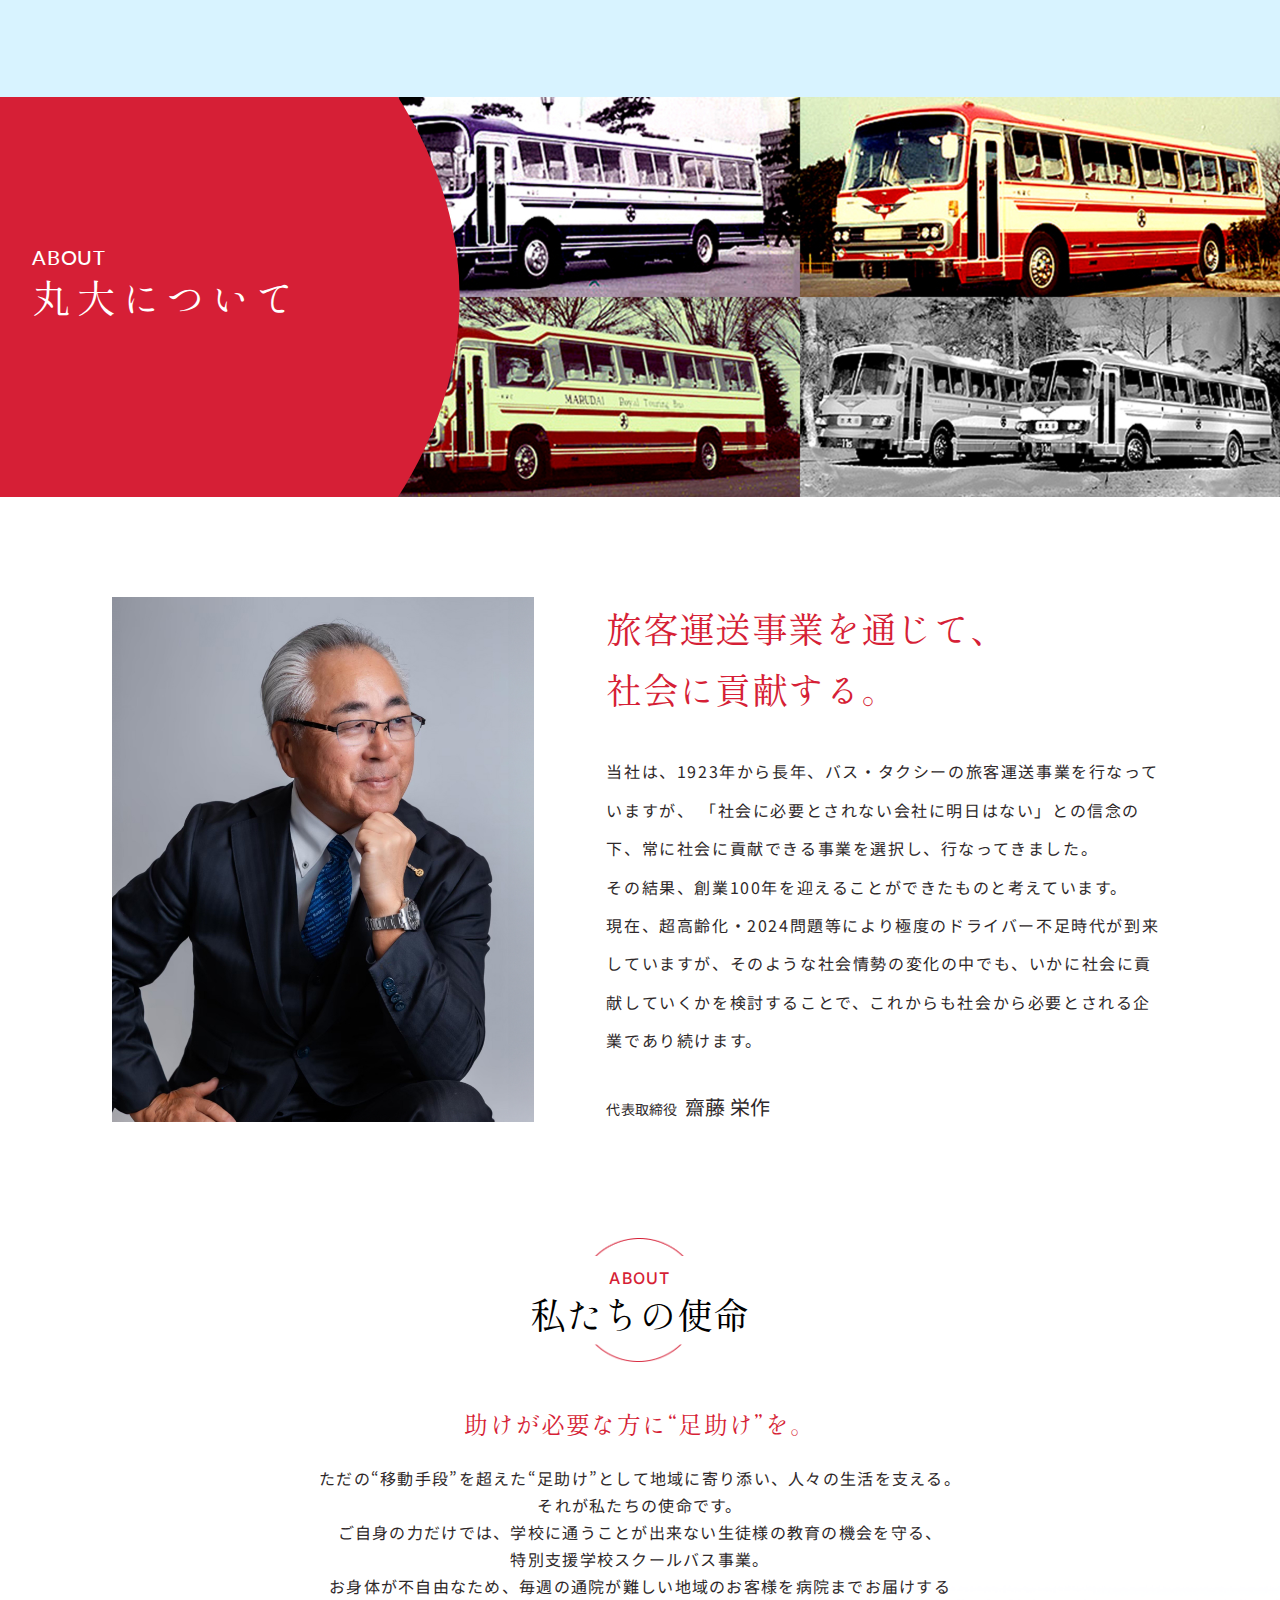
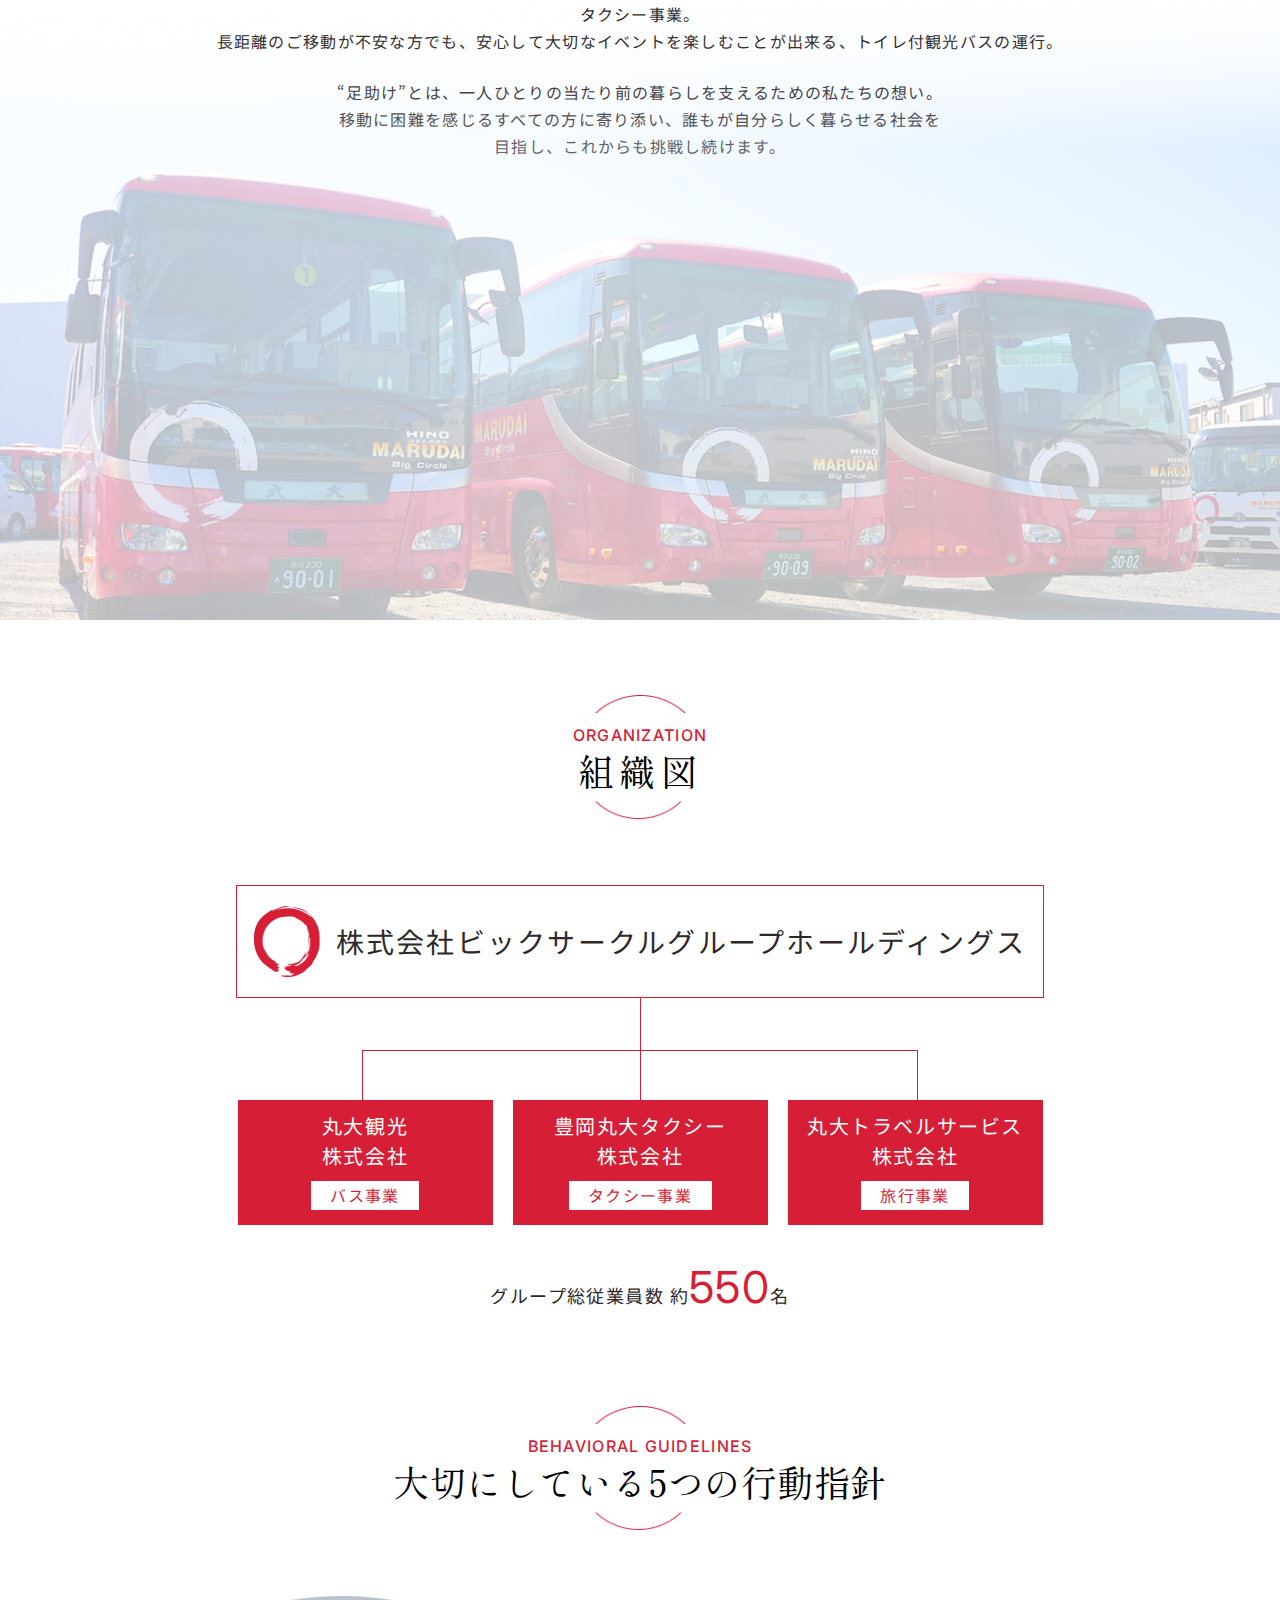
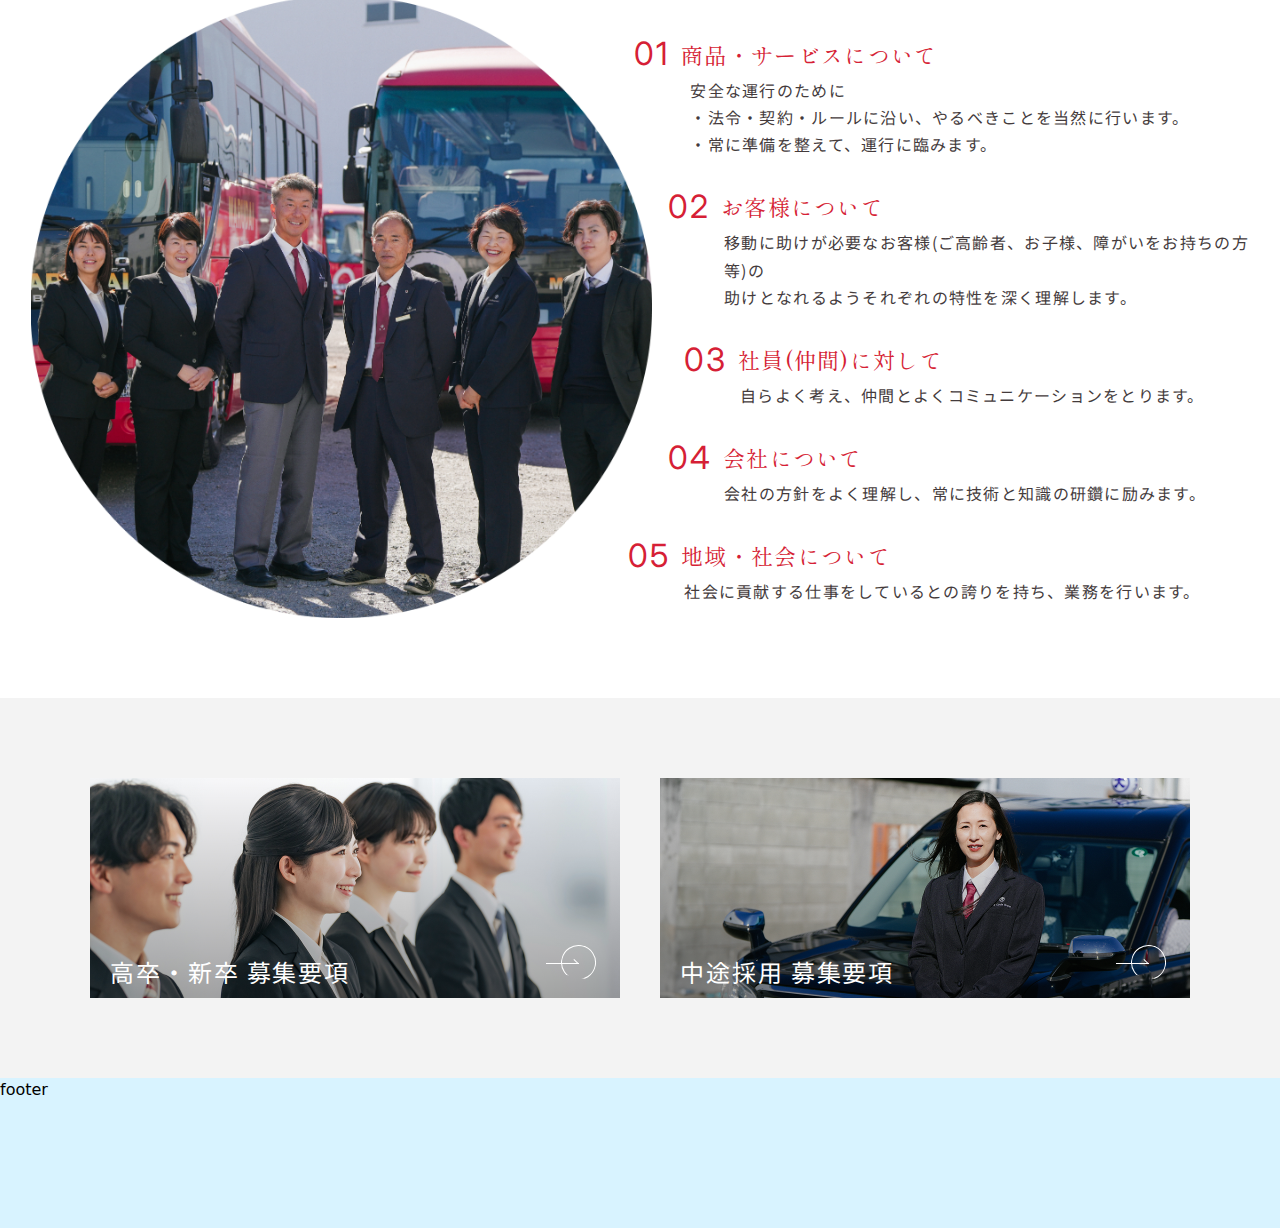
<file: about-us.html>
<!DOCTYPE html>
<html lang="ja">
  <head>
    <meta charset="UTF-8" />
    <meta name="viewport" content="width=device-width, initial-scale=1.0" />
    <!-- ogp -->
    <meta property="og:title" content="#" />
    <meta property="og:type" content="#" />
    <meta property="og:url" content="#" />
    <meta property="og:image" content="OGP IMAGE 絶対パス" />
    <meta property="og:site_name" content="#" />
    <meta property="og:description" content="#" />
    <!-- ファビコン -->
    <link rel="icon" href="#" />
    <!-- Google Font -->
    <link rel="preconnect" href="https://fonts.googleapis.com" />
    <link rel="preconnect" href="https://fonts.gstatic.com" crossorigin />
    <link
      href="https://fonts.googleapis.com/css2?family=Inter:ital,opsz,wght@0,14..32,100..900;1,14..32,100..900&family=Lato:ital,wght@0,100;0,300;0,400;0,700;0,900;1,100;1,300;1,400;1,700;1,900&family=Shippori+Mincho:wght@400;500;600;700;800&display=swap"
      rel="stylesheet"
    />
    <!-- CSS -->
    <link href="./css/output.css" rel="stylesheet" />
    <link href="./css/styles.css" rel="stylesheet" />
    <!-- JavaScript -->
    <title>丸大観光</title>
  </head>
  <body>
    <!-- header -->
    <header class="header js-header"></header>

    <main>
      <!-- MV -->
      <div class="layout-about-us mv relative flex items-start md:items-center">
        <div class="mv__red-bg"></div>
        <div class="absolute "></div>
        <div class="mv__inner md:w-full md:max-w-[1430px] md:pr-8 md:pl-8 md:mx-auto flex md:items-center h-full">
          <!-- タイトル -->
          <div class="z-15 absolute text-center w-full mt-7 md:translate-x-0  md:-mt-[29px] md:text-left ">
            <p class="mv-title--en text-white tracking-[0.04em] font-medium text-sm md:text-xl uppercase">ABOUT</p>
            <h2 class="mv-title--jp text-white tracking-[0.15em] font-normal mt-1">丸大について</h2>
          </div>
        </div>
      </div>

      <!-- 社長あいさつ -->
      <section class="layout-ceo-message ceo-message mt-14 md:mt-[100px]">
        <div class="mx-auto md:max-w-[1136px] px-5 md:px-[40px]">
          <div class="flex flex-col md:flex-row-reverse gap-[21px] md:gap-[72px]">
            <div class="flex flex-col justify-between gap-6 md:gap-[32px] w-full md:w-[54%]">
              <h2 class="ceo-message__title text-[28px] md:text-4xl text-[#D61F36] font-normal tracking-[0.08em] md:tracking-[0.01em]">旅客運送事業を通じて、<br>社会に貢献する。</h2>
              <p class="ceo-message__text text-base text-[#2E2829] font-normal tracking-[0.1em]">当社は、1923年から長年、バス・タクシーの旅客運送事業を行なっていますが、
                「社会に必要とされない会社に明日はない」との信念の下、常に社会に貢献できる事業を選択し、行なってきました。<br>
                その結果、創業100年を迎えることができたものと考えています。<br>
                現在、超高齢化・2024問題等により極度のドライバー不足時代が到来していますが、そのような社会情勢の変化の中でも、いかに社会に貢献していくかを検討することで、これからも社会から必要とされる企業であり続けます。</p>
                <p class="ceo-message__name text-sm text-[#2E2829] font-normal tracking-[0.01em]">代表取締役<span class="text-xl ml-2">齋藤 栄作</span></p>
            </div>
            <div class="ceo-message__image w-full md:w-[40%] flex-shrink-0">
              <picture>
                <source srcset="/ui/img/recruit/about-us/about-us-ceo-sp.jpg" media="(max-width: 767px)">
                <img src="/ui/img/recruit/about-us/about-us-ceo-pc.jpg" alt="CEO" class="object-cover w-full ">
            </picture>
            </div>
          </div>
        </div>
        </section>

        <!-- 私たちの指名 -->
       <section class="layout-mission our-mission">
        <div class="flex justify-center mx-auto md:max-w-[900px] px-5 md:px-[40px] mt-[106.5px] md:mt-[146.5px]">
          <div class="section-title relative inline-block text-center ">
            <p class="section-title__en-title text-base uppercase tracking-[0.08em] font-medium text-[#D61F36] relative z-10">about</p>
            <h2 class="section-title__jp-title mt-1 text-2xl md:text-4xl font-normal tracking-[0.015em] text-[#000000] relative z-10">私たちの使命</h2>
          </div>
        </div>
        <div class="mx-auto md:max-w-[1136px] px-5 md:px-[40px]">
          <p class="our-mission__sub-title text-xl md:text-2xl text-[#D61F36] font-normal tracking-[0.06em] text-center mt-[52.5px] md:mt-[68.5px]">助けが必要な方に“足助け”を。</p>
          <div class="mt-6 md:mt-5 text-center">
            <p class="our-mission__text text-base text-[#2E2829] font-normal tracking-[0.08em]">
              ただの“移動手段”を超えた“足助け”として地域に寄り添い、人々の生活を支える。<br>
              それが私たちの使命です。<br>ご自身の力だけでは、学校に通うことが出来ない生徒様の教育の機会を守る、<br>
              特別支援学校スクールバス事業。<br>お身体が不自由なため、毎週の通院が難しい地域のお客様を病院までお届けする<br>
              タクシー事業。<br>長距離のご移動が不安な方でも、安心して大切なイベントを楽しむことが出来る、トイレ付観光バスの運行。</p>
            <p class="our-mission__text text-base text-[#2E2829] font-normal tracking-[0.08em] mt-6">
              “足助け”とは、一人ひとりの当たり前の暮らしを支えるための私たちの想い。<br>移動に困難を感じるすべての方に寄り添い、誰もが自分らしく暮らせる社会を<br>
              目指し、これからも挑戦し続けます。</p>
          </div>
        </div>
        <div class="mt-[17px] md:mt-[-252px]">
          <img src="/ui/img/recruit/about-us/about-us-bg.png" alt="丸大のバスが３台並んでいる様子">
        </div>
        </section>

        <!-- 組織図 -->
        <section class="mt-[90.5px] md:mt-[106.5px]">
          <div class="mx-auto md:max-w-[1280px] w-full px-[10px] md:px-[40px]">
            <div class="flex justify-center ">
              <div class="section-title relative inline-block text-center ">
                <p class="section-title__en-title text-base uppercase tracking-[0.08em] font-medium text-[#D61F36] relative z-10">organization</p>
                <h2 class="section-title__jp-title mt-1 text-2xl md:text-4xl font-normal tracking-[0.15em] text-[#000000] relative z-10">組織図</h2>
              </div>
            </div>
          </div>

            <div class="organization-chart mt-[68.5px] md:mt-[92.5px]">
              <!-- 親会社 -->
              <div class="border border-[#D61F36] py-[8.82px] px-[6.42px] md:py-5 md:px-[17px] flex justify-center items-center">
                  <div class="company-card flex items-center gap-[7.23px] md:gap-4">
                      <img src="/ui/img/recruit/about-us/organization-logo.png" alt="株式会社ビックサークルグループホールディングスのロゴ" class="company-card__logo object-cover w-full">
                      <p class="company-card__name text-xs md:text-[28px] font-normal tracking-[0.08em] text-[#2E2829]">株式会社ビックサークルグループホールディングス</p>
                  </div>
              </div>
              <!-- 親会社から子会社へ伸びる線 -->
               <div class="child-company-wrap">
                <div class="connector">
                  <div class="vertical-line"></div>
                  <div class="horizontal-line"></div>
              </div>
              <!-- 子会社リスト -->
              <div class="organization-children-wrap flex md:gap-5 gap-[8.82px] w-full ">
                  <div class="child-company relative bg-[#D61F36] text-[#FFFFFF] text-center flex flex-col items-center gap-[4.41px] md:gap-[10px]">
                      <p class="child-name text-[9px] md:text-xl font-normal tracking-[0.08em] text-[#FFFFFF]">丸大観光<br>株式会社</p>
                      <p class="business-type  md:w-[108px] md:text-base text-[7px] font-normal tracking-[0.08em] text-[#D61F36] bg-[#FFFFFF] ">バス事業</p>
                  </div>
                  <div class="child-company  bg-[#D61F36] text-[#FFFFFF] text-center flex flex-col items-center gap-[4.41px] md:gap-[10px]">
                      <p class="child-name text-[9px] md:text-xl font-normal tracking-[0.08em] text-[#FFFFFF]">豊岡丸大タクシー<br>株式会社</p>
                      <p class="business-type md:w-[143px] md:text-base text-[7px] font-normal tracking-[0.08em] text-[#D61F36] bg-[#FFFFFF] ">タクシー事業</p>
                  </div>
                  <div class="child-company relative bg-[#D61F36] text-[#FFFFFF] text-center flex flex-col items-center gap-[4.41px] md:gap-[10px]">
                      <p class="child-name text-[9px] md:text-xl font-normal tracking-[0.08em] text-[#FFFFFF]">丸大トラベルサービス<br>株式会社</p>
                      <p class="business-type  md:w-[108px] md:text-base text-[7px] font-normal tracking-[0.08em] text-[#D61F36] bg-[#FFFFFF] ">旅行事業</p>
                  </div>
              </div>
            </div>
          </div>
          <p class="organization__text text-center text-base md:text-lg font-normal tracking-[0.08em] text-[#2E2829] mt-5 md:mt-10 ">グループ総従業員数&nbsp;約<span class="text-[32px] md:text-[44px] text-[#D61F36]">550</span>名</p>
        </section>

        <!-- 大切にしている5つの行動指針 -->
       <section class="layout-behavior behavior">
        <div class="flex justify-center mx-auto md:max-w-[900px] px-5 md:px-[40px] mt-[106.5px] md:mt-[126.5px]">
          <div class="section-title relative inline-block text-center ">
            <p class="section-title__en-title text-base uppercase tracking-[0.08em] font-medium text-[#D61F36] relative z-10">behavioral guidelines</p>
            <h2 class="section-title__jp-title mt-1 text-2xl md:text-4xl font-normal tracking-[0.015em] text-[#000000] relative z-10">大切にしている<br class="u-mobile">5つの行動指針</h2>
          </div>
        </div>
        <div class="behavior__container mx-auto md:max-w-[1459px] px-5 md:px-[30.5px] mt-[76.5px] md:mt-[92.5px] flex items-center flex-col-reverse md:flex-row">
            <div class="behavior__image md:w-[51%] flex-shrink-0 mt-7 md:mt-0">
              <img class="object-cover w-full" src="/ui/img/recruit/about-us/about-us-members.jpg" alt="従業員の集合写真" >
            </div>
              <div class="behavior__text-content md:pt-[30px] flex flex-col gap-7 md:gap-8 ">
                <div class="behavior__text-item md:-ml-[3%]">
                  <h3 class="behavior__numbered-title flex items-center gap-[7px] md:gap-[11.5px] text-xl md:text-[22px] tracking-[0.06em] font-normal text-[#D61F36]"><span class="text-[26px] md:text-[32px] font-normal tracking-[0.05em] inline-block">01</span>商品・サービスについて</h3>
                  <ul class="behavior__text list-disc pl-5 text-base font-normal tracking-[0.08em] text-[#443B3C] mt-[6px]">
                    <li class="list-none">安全な運行のために
                      <ul class="list-none">
                        <li>・法令・契約・ルールに沿い、やるべきことを当然に行います。</li>
                        <li>・常に準備を整えて、運行に臨みます。</li>
                      </ul>
                    </li>
                  </ul>
                </div>
                <div class="behavior__text-item md:ml-[1em]">
                  <h3 class="behavior__numbered-title flex items-center gap-[7px] md:gap-[11.5px] text-xl md:text-[22px] tracking-[0.06em] font-normal text-[#D61F36]"><span class="text-[26px] md:text-[32px] font-normal tracking-[0.05em]">02</span>お客様について</h3>
                  <p class="behavior__text text-base font-normal tracking-[0.08em] text-[#443B3C] mt-[6px]">
                    移動に助けが必要なお客様(ご高齢者、お子様、障がいをお持ちの方等)の<br class="u-desktop">
                    助けとなれるようそれぞれの特性を深く理解します。
                  </p>
                </div>

                <div class="behavior__text-item md:ml-[2em]">
                  <h3 class="behavior__numbered-title flex items-center gap-[7px] md:gap-[11.5px] text-xl md:text-[22px] tracking-[0.06em] font-normal text-[#D61F36]"><span class="text-[26px] md:text-[32px] font-normal tracking-[0.05em]">03</span>社員(仲間)に対して</h3>
                  <p class="behavior__text text-base font-normal tracking-[0.08em] text-[#443B3C] mt-[6px]">自らよく考え、仲間とよくコミュニケーションをとります。</p>
                </div>

                <div class="behavior__text-item md:ml-[1em]">
                  <h3 class="behavior__numbered-title flex items-center gap-[7px] md:gap-[11.5px] text-xl md:text-[22px] tracking-[0.06em] font-normal text-[#D61F36]"><span class="text-[26px] md:text-[32px] font-normal tracking-[0.05em]">04</span>会社について</h3>
                  <p class="behavior__text text-base font-normal tracking-[0.08em] text-[#443B3C] mt-[6px]">会社の方針をよく理解し、常に技術と知識の研鑽に励みます。</p>
                </div>

                <div class="behavior__text-item md:-ml-[4%]">
                  <h3 class="behavior__numbered-title flex items-center gap-[7px] md:gap-[11.5px] text-xl md:text-[22px] tracking-[0.06em] font-normal text-[#D61F36]"><span class="text-[26px] md:text-[32px] font-normal tracking-[0.05em]">05</span>地域・社会について</h3>
                  <p class="behavior__text text-base font-normal tracking-[0.08em] text-[#443B3C] mt-[6px]">社会に貢献する仕事をしているとの誇りを持ち、業務を行います。</p>
                </div>
              </div>
            </div>
          </section>
    <!-- リクルートセクション -->
    <div class="recruit bg-[#F3F3F3] py-16 md:py-20 mt-20">
      <div class="recruit__inner md:w-full md:max-w-[1430px] md:pr-8 md:pl-8 mx-auto px-[20px] flex md:items-center h-full">
        <div class="flex flex-col gap-y-6 md:gap-x-10 md:flex-row justify-center mx-auto">
          <a href="#" class="recruit__img block md:max-w-[530px] max-w-[500px] w-full h-full relative">
            <img src="/ui/img/recruit/common/recruit-new-employee-img.jpg" alt="説明会に参加している新入社員" class="object-cover w-full h-full">
            <p class="recruit__img-title absolute bottom-[8px] md:left-5 left-[12px] text-white tracking-[0.08em] text-xl md:text-2xl z-50">高卒・新卒 募集要項</p>
            <div class="recruit__circle-container absolute bottom-[10px] right-[5%] md:right-[2%] z-30">
              <div class="recruit__btn-circle"></div>
              <div class="recruit__btn-arrow absolute"></div>
            </div>
          </a>
          <a href="#" class="recruit__img block md:max-w-[530px] max-w-[500px] w-full h-full relative">
            <img src="/ui/img/recruit/common/recruit-taxi-driver-img.jpg" alt="タクシーとタクシードライバー" class="object-cover w-full h-full">
            <p class="recruit__img-title absolute bottom-[8px] md:left-5 left-[12px] text-white tracking-[0.08em] text-xl md:text-2xl z-50">中途採用 募集要項</p>
            <div class="recruit__circle-container absolute bottom-[10px] right-[5%] md:right-[2%] z-30">
              <div class="recruit__btn-circle"></div>
              <div class="recruit__btn-arrow absolute"></div>
            </div>
          </a>
        </div>
      </div>
    </div>
    </main>
    <!-- footer -->
    <footer class="footer">footer</footer>
  </body>
</html>
</file>
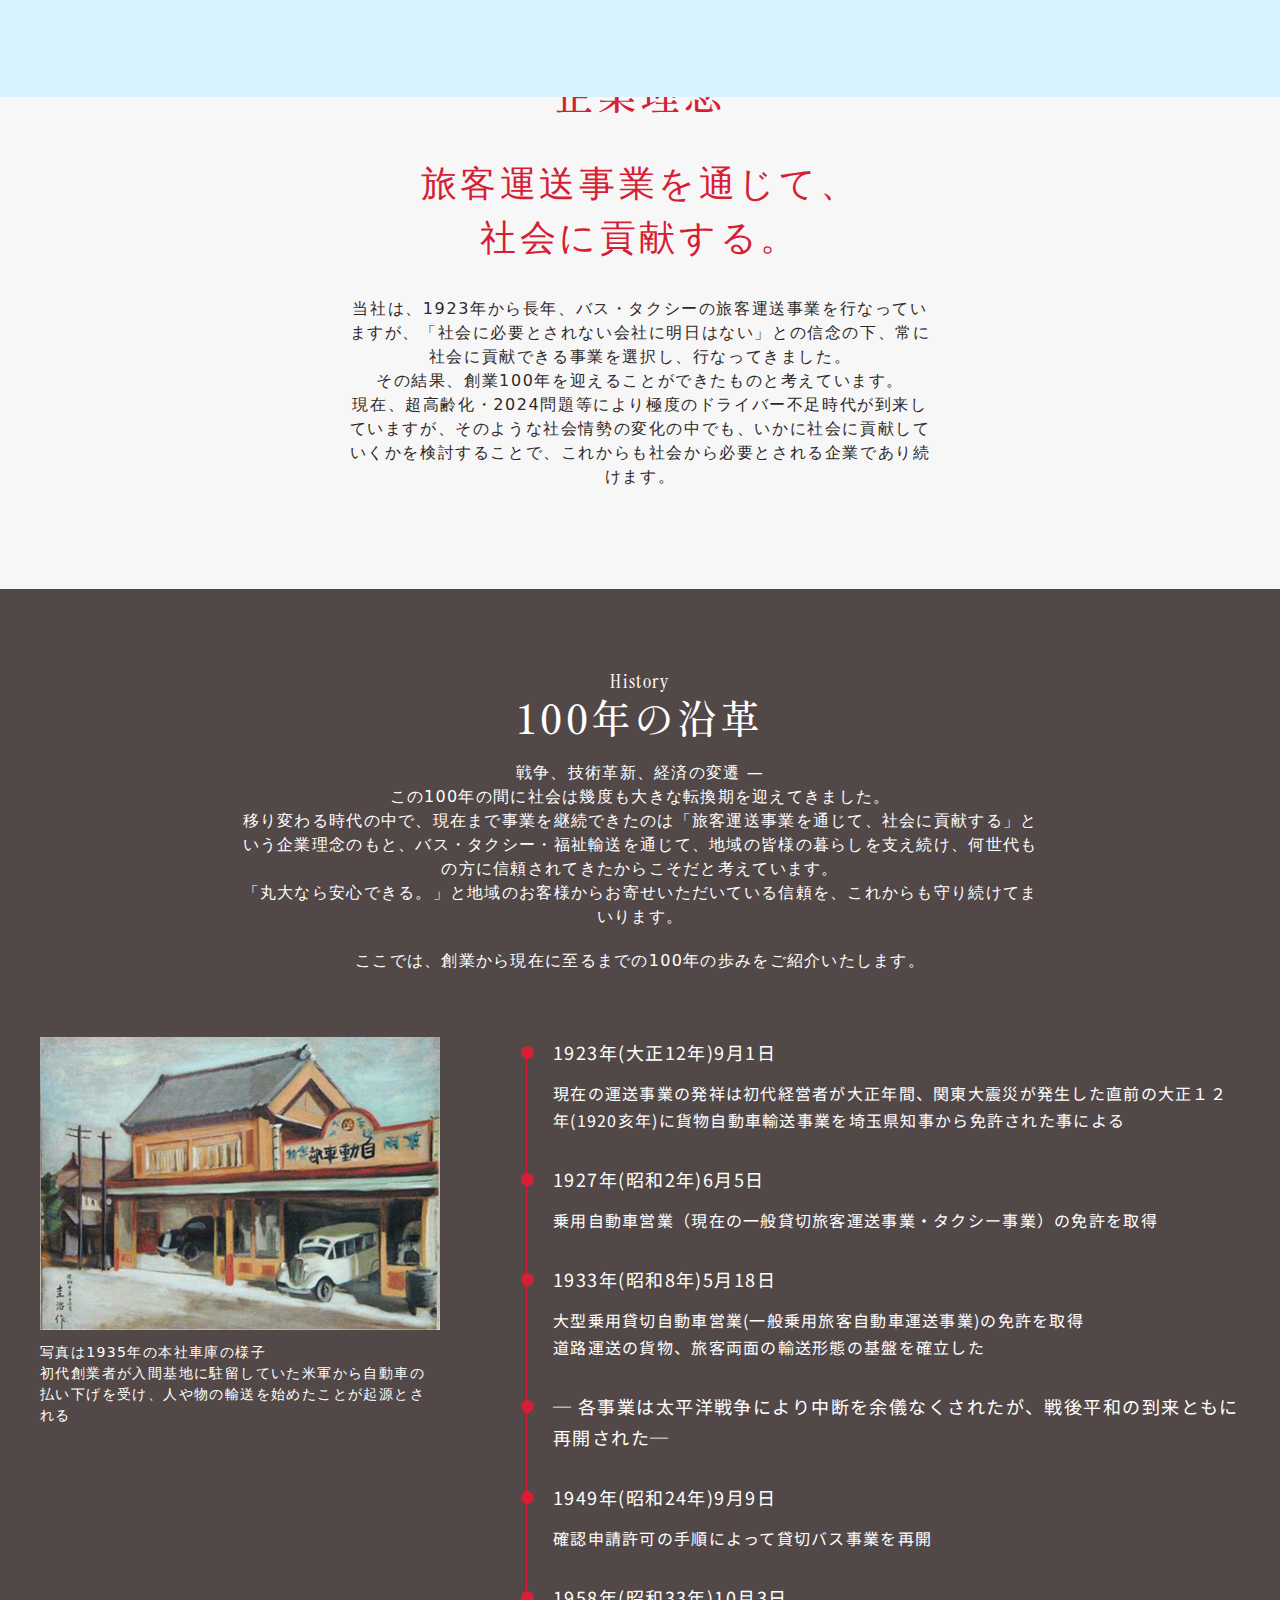
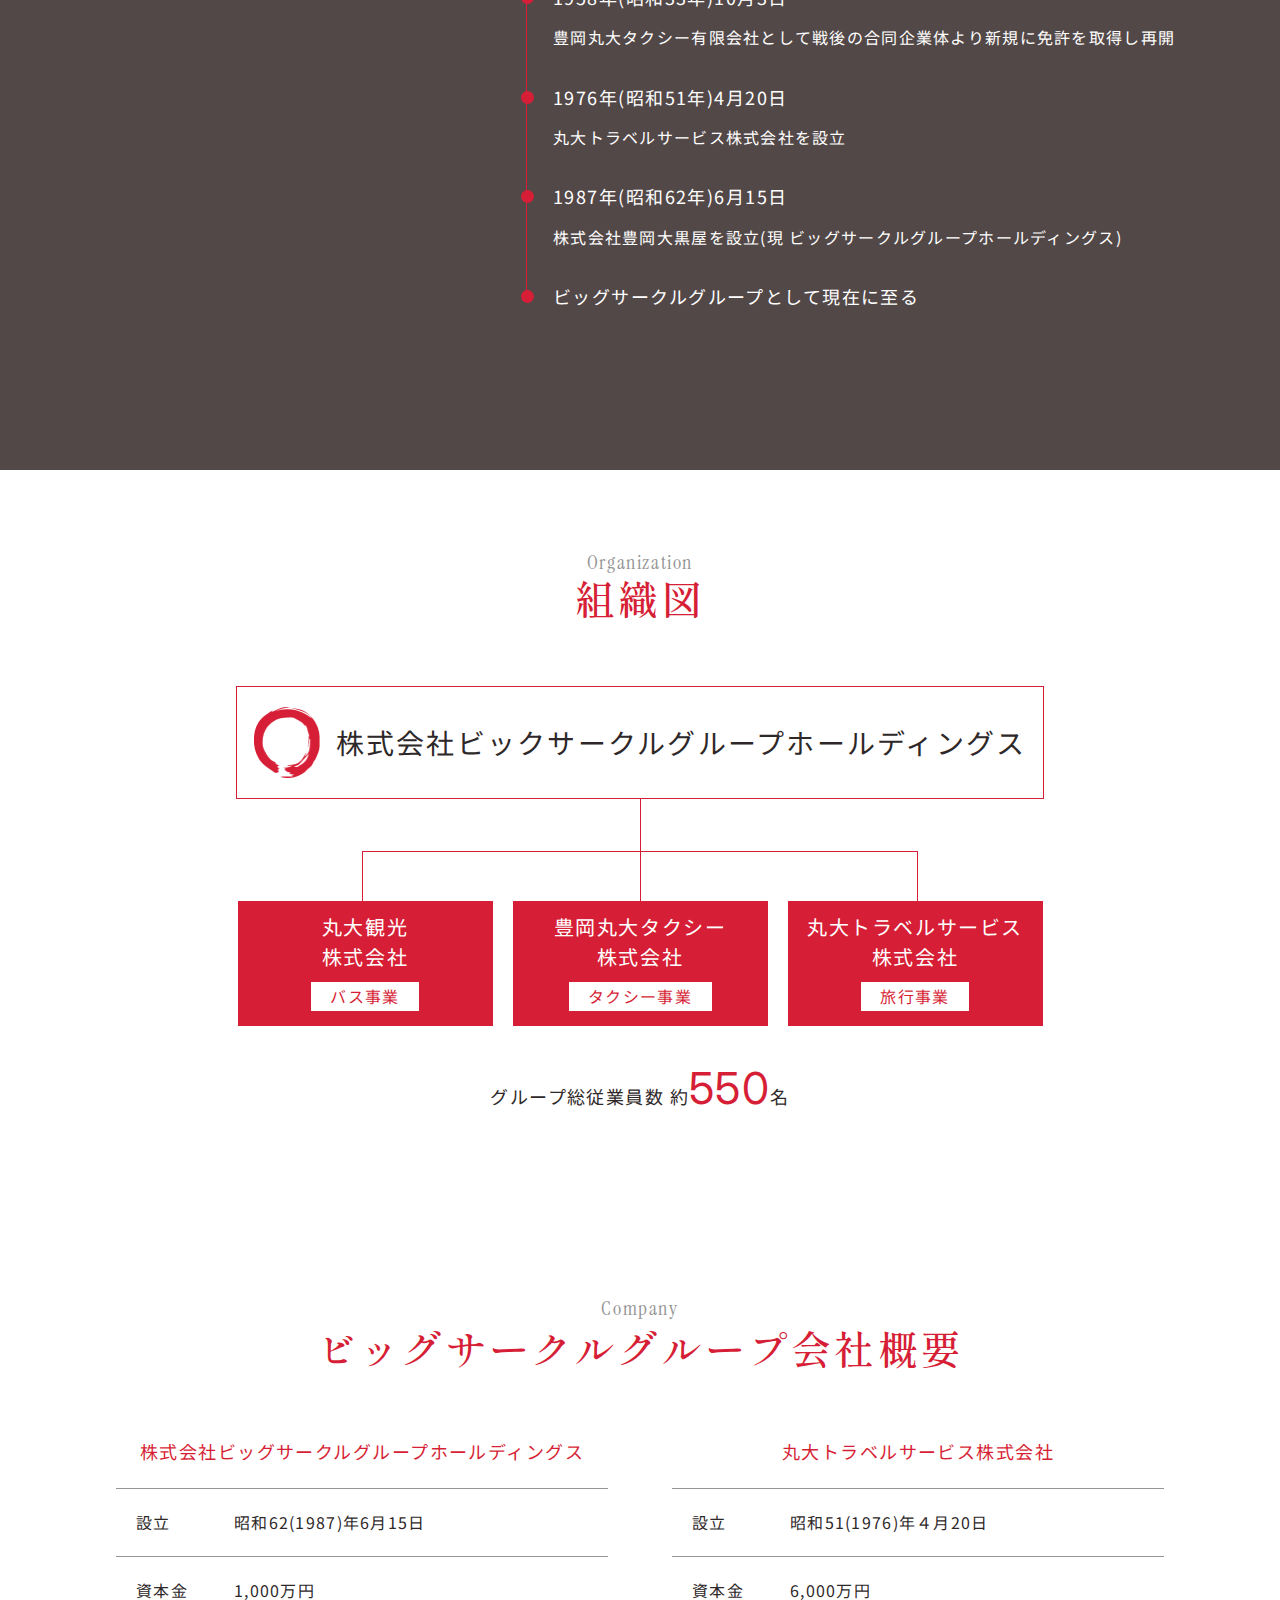
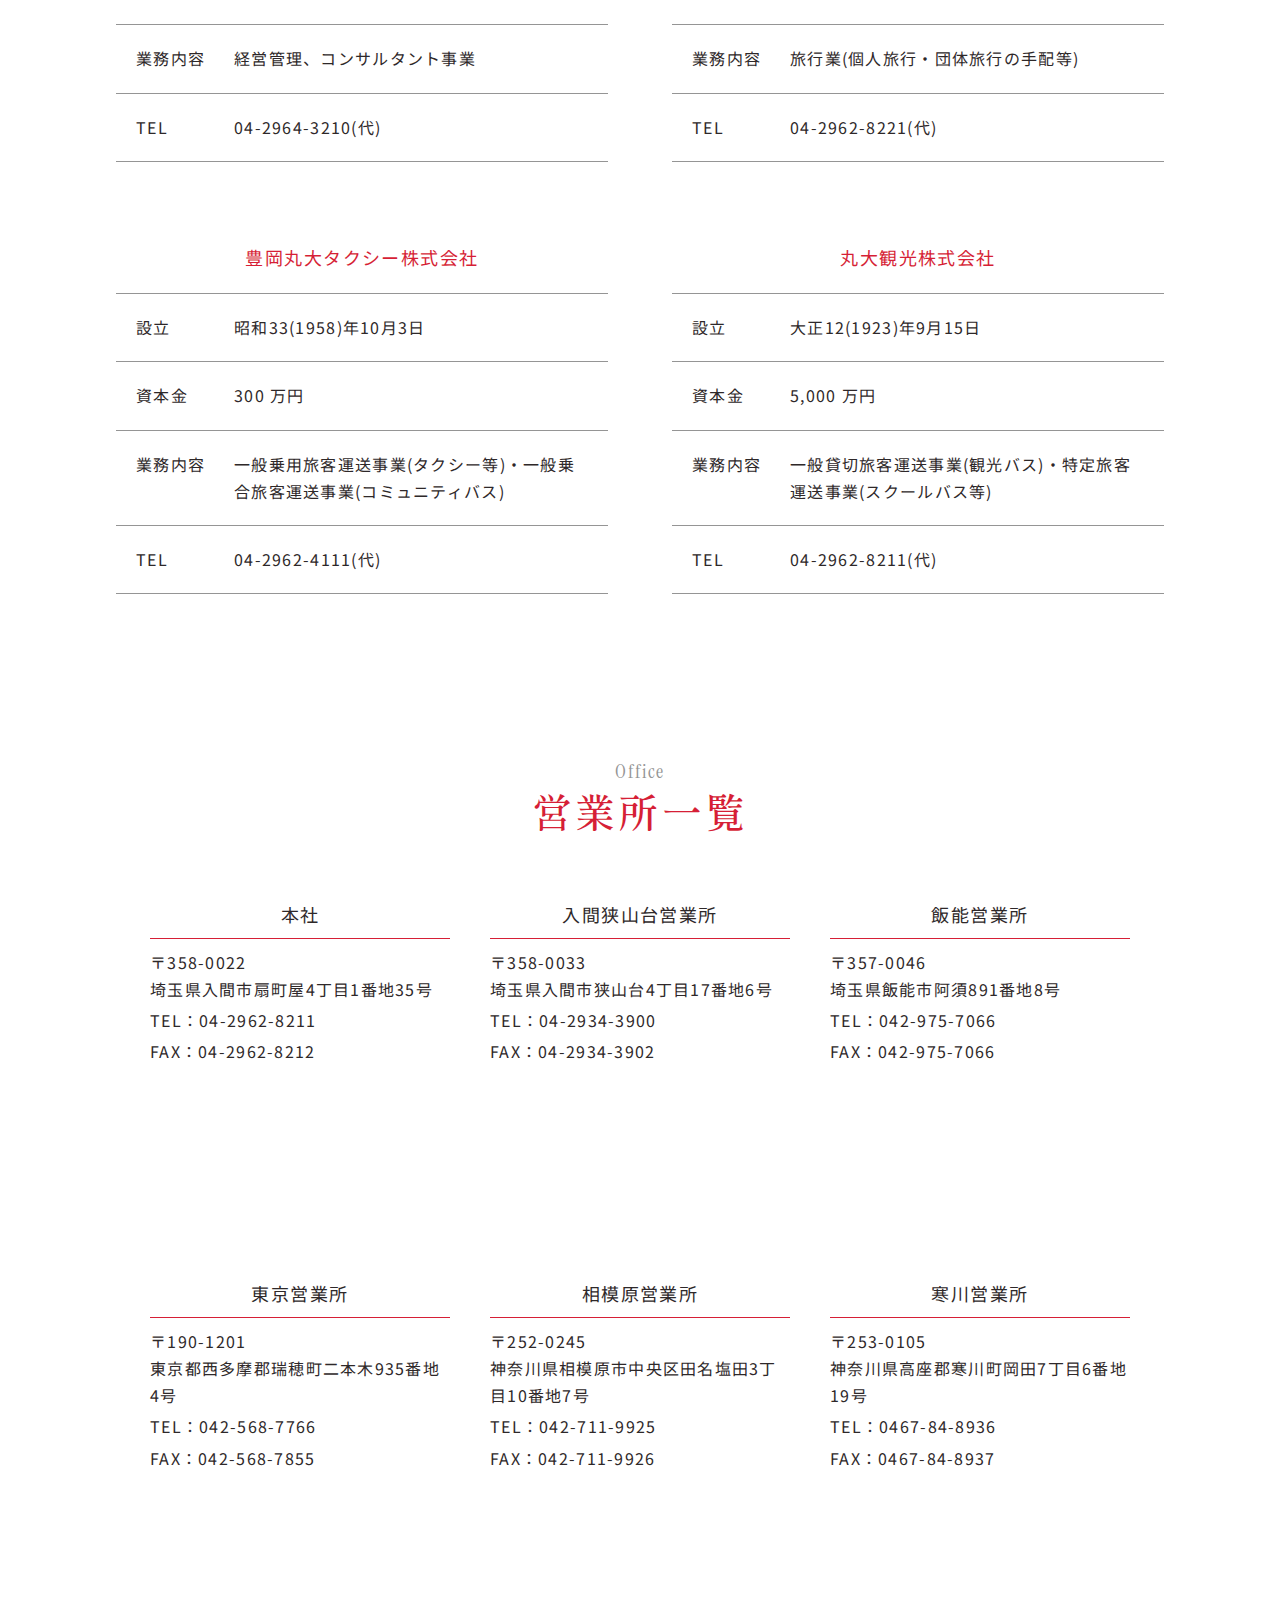
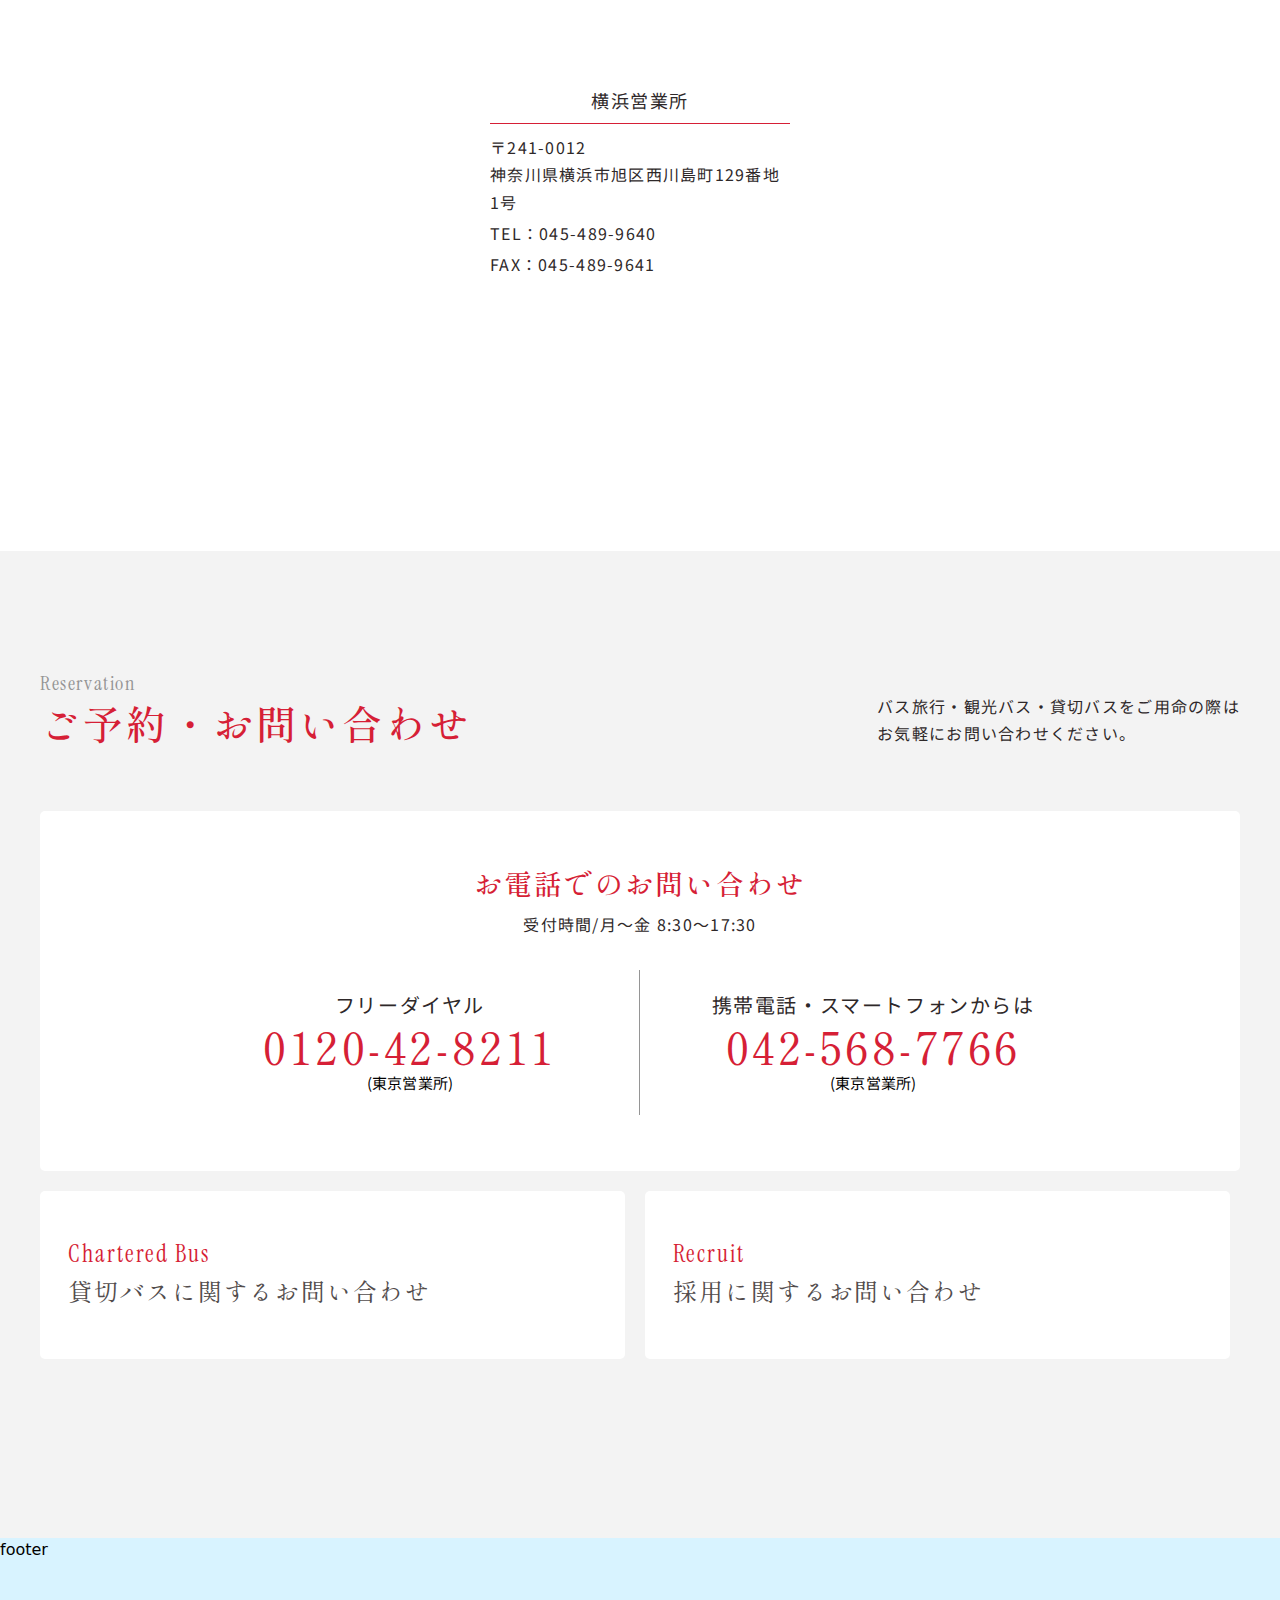
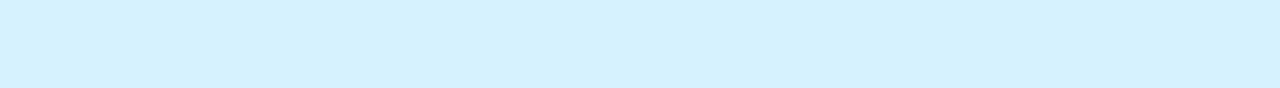
<file: cooperate-company.html>
<!DOCTYPE html>
<html lang="ja">
  <head>
    <meta charset="UTF-8" />
    <meta name="viewport" content="width=device-width, initial-scale=1.0" />
    <!-- ogp -->
    <meta property="og:title" content="#" />
    <meta property="og:type" content="#" />
    <meta property="og:url" content="#" />
    <meta property="og:image" content="OGP IMAGE 絶対パス" />
    <meta property="og:site_name" content="#" />
    <meta property="og:description" content="#" />
    <!-- ファビコン -->
    <link rel="icon" href="#" />
    <!-- Google Font -->
    <link rel="preconnect" href="https://fonts.googleapis.com" />
    <link rel="preconnect" href="https://fonts.gstatic.com" crossorigin />
    <link
      href="https://fonts.googleapis.com/css2?family=Inter:ital,opsz,wght@0,14..32,100..900;1,14..32,100..900&family=Lato:ital,wght@0,100;0,300;0,400;0,700;0,900;1,100;1,300;1,400;1,700;1,900&family=Shippori+Mincho:wght@400;500;600;700;800&display=swap"
      rel="stylesheet"
    />
    <!-- CSS -->
    <link href="./css/output.css" rel="stylesheet" />
    <link href="./css/styles.css" rel="stylesheet" />
    <!-- JavaScript -->
    <title>丸大観光</title>
  </head>
  <body>
    <!-- header -->
    <header class="header js-header"></header>

    <main>
      <!-- FV -->
      <div class="layout-cooperate-company cooperate-company cooperate-fv relative z-30">
        <div class="cooperate-fv__wrap cooperate-fv__wrap--company flex flex-col justify-center items-center">
          <div class="cooperate-fv__content cooperate-title text-center -mt-[11%] md:-mt-[6%]">
            <p class="cooperate-title__en text-[1.25rem] md:text-[2rem] font-normal tracking-[0.08em] text-[#FFFFFF]">Company</p>
            <h1 class="cooperate-title__jp text-[2rem] md:text-[3rem] font-medium tracking-[0.08em] text-[#FFFFFF]">会社概要</h1>
          </div>
        </div>
      </div>
      <!-- 企業理念セクション -->
      <section class="cooperate-company__message-area overflow-hidden relative z-50 -mt-[1.125rem] md:-mt-[5.25rem]">
        <div class="cooperate-company__message-wrap bg-[#F8F7F7] pt-[3.6875rem] pb-14 md:pb-[6.25rem] md:pt-[5.375rem] -max-w-[12.5rem] px-5 ">
          <div class="mx-auto md:max-w-[52.5rem] max-w-full  w-[51%] px-5 ">
            <div class="section-heading text-center">
              <p class="section-heading__en-top text-[1rem] md:text-[1.25rem] font-normal tracking-[0.08em] text-[#959595] capitalize">philosophy</p>
              <h2 class="section-heading__jp text-[1.875rem] md:text-[2.5rem] font-medium tracking-[0.08em] capitalize text-[#D61F36]">企業理念</h2>
            </div>
            <div class="cooperate-company__sub-title-wrap text-center text-[#D61F36] mt-8 md:mt-10 "> 
              <p class="cooperate-company__sub-title text-[1.75rem] md:text-[2.25rem] font-normal tracking-[0.08em] md:tracking-[0.1em]">旅客運送事業を通じて、<br>社会に貢献する。</p>
              <p class="cooperate-company__sub-text text-center text-[#2E2829] text-[1rem] tracking-[0.1em] font-normal mt-8 ">
                当社は、1923年から長年、バス・タクシーの旅客運送事業を行なっていますが、「社会に必要とされない会社に明日はない」との信念の下、常に社会に貢献できる事業を選択し、行なってきました。<br>その結果、創業100年を迎えることができたものと考えています。<br>
                現在、超高齢化・2024問題等により極度のドライバー不足時代が到来していますが、そのような社会情勢の変化の中でも、いかに社会に貢献していくかを検討することで、これからも社会から必要とされる企業であり続けます。</p>
            </div>
          </div>
        </div>
      </section>

      <!-- Historyセクション -->
      <section class="layout-cooperate-history cooperate-history bg-[#534848] pt-14 pb-[5.8125rem] md:pt-20 md:pb-[8rem]">
        <div class="mx-auto md:max-w-[80rem] w-full px-5 md:px-[2.5rem]">
          <div class="section-heading text-center">
            <p class="section-heading__en-top text-[1rem] md:text-[1.25rem] font-normal tracking-[0.08em] text-[#FFFFFF] capitalize">history</p>
            <h2 class="section-heading__jp text-[1.875rem] md:text-[2.5rem] font-medium tracking-[0.08em] capitalize text-[#FFFFFF]">100年の沿革</h2>
          </div>
          <p class="cooperate-history__top-text w-full md:mx-auto md:max-w-[55rem] md:px-[2.5rem] text-center text-[1rem] text-normal tracking-[0.08em] mt-5 text-[#FFFFFF]">戦争、技術革新、経済の変遷 —<br>この100年の間に社会は幾度も大きな転換期を迎えてきました。<br>
            移り変わる時代の中で、現在まで事業を継続できたのは「旅客運送事業を通じて、社会に貢献する」という企業理念のもと、バス・タクシー・福祉輸送を通じて、地域の皆様の暮らしを支え続け、何世代もの方に信頼されてきたからこそだと考えています。<br>
            「丸大なら安心できる。」と地域のお客様からお寄せいただいている信頼を、これからも守り続けてまいります。</p>
          <p class="cooperate-history__top-text w-full md:mx-auto md:max-w-[55rem] md:px-[2.5rem] text-center text-[1rem] text-normal tracking-[0.08em] mt-5 text-[#FFFFFF]">ここでは、創業から現在に至るまでの100年の歩みをご紹介いたします。</p>
          
          <div class="cooperate-history__content flex flex-col md:flex-row gap-x-[5.25rem] gap-y-[2.5625rem] md:mt-16">
            <figure class="cooperate-history__image w-full md:max-w-[25rem] flex-1 mt-10 md:mt-[0]">
              <img src="./ui/img/cooperate/cooperate-company/cooperate-history-img.jpg" alt="" class="w-full h-auto object-cover">
              <figcaption class="cooperate-history__image-figcaption text-[#FFFF] text-[0.875rem] tracking-[0.1em] font-normal mt-3">写真は1935年の本社車庫の様子<br>初代創業者が入間基地に駐留していた米軍から自動車の払い下げを受け、人や物の輸送を始めたことが起源とされる</figcaption>
            </figure>
            <div class="cooperate-history__history history md:w-[55%] flex-1">
              <dl class="history__list schedule-pc">
                <div class="flex justify-start items-start">
                  <dt class="sr-only">1923年(大正12年)9月1日</dt>
                  <dd class="history__description">
                    <p class="history__title text-[1.125rem] tracking-[0.08em] font-normal text-[#FFFFFF]">1923年(大正12年)9月1日</p>
                    <p class="history__text text-[1rem] font-normal tracking-[0.08em] text-[#FFFFFF] mt-3">現在の運送事業の発祥は初代経営者が大正年間、関東大震災が発生した直前の大正１２年(1920亥年)に貨物自動車輸送事業を埼玉県知事から免許された事による</p>
                  </dd>
                </div>
              
                <div class="flex justify-start items-start">
                  <dt class="sr-only">1927年(昭和2年)6月5日</dt>
                  <dd class="history__description">
                    <p class="history__title text-[1.125rem] tracking-[0.08em] font-normal text-[#FFFFFF]">1927年(昭和2年)6月5日</p>
                    <p class="history__text text-[1rem] font-normal tracking-[0.08em] text-[#FFFFFF] mt-3">乗用自動車営業（現在の一般貸切旅客運送事業・タクシー事業）の免許を取得</p>
                  </dd>
                </div>
              
                <div class="flex justify-start items-start">
                  <dt class="sr-only">1933年(昭和8年)5月18日</dt>
                  <dd class="history__description">
                    <p class="history__title text-[1.125rem] tracking-[0.08em] font-normal text-[#FFFFFF]">1933年(昭和8年)5月18日</p>
                    <p class="history__text text-[1rem] font-normal tracking-[0.08em] text-[#FFFFFF] mt-3">大型乗用貸切自動車営業(一般乗用旅客自動車運送事業)の免許を取得<br>道路運送の貨物、旅客両面の輸送形態の基盤を確立した</p>
                  </dd>
                </div>
              
                <div class="flex justify-start items-start">
                  <dt class="sr-only">戦後再開</dt>
                  <dd class="history__description">
                    <p class="history__text text-[1.125rem] font-normal tracking-[0.08em] text-[#FFFFFF]">─ 各事業は太平洋戦争により中断を余儀なくされたが、戦後平和の到来ともに再開された─</p>
                  </dd>
                </div>
              
                <div class="flex justify-start items-start">
                  <dt class="sr-only">1949年(昭和24年)9月9日</dt>
                  <dd class="history__description">
                    <p class="history__title text-[1.125rem] tracking-[0.08em] font-normal text-[#FFFFFF]">1949年(昭和24年)9月9日</p>
                    <p class="history__text text-[1rem] font-normal tracking-[0.08em] text-[#FFFFFF] mt-3">確認申請許可の手順によって貸切バス事業を再開</p>
                  </dd>
                </div>
              
                <div class="flex justify-start items-start">
                  <dt class="sr-only">1958年(昭和33年)10月3日</dt>
                  <dd class="history__description">
                    <p class="history__title text-[1.125rem] tracking-[0.08em] font-normal text-[#FFFFFF]">1958年(昭和33年)10月3日</p>
                    <p class="history__text text-[1rem] font-normal tracking-[0.08em] text-[#FFFFFF] mt-3">豊岡丸大タクシー有限会社として戦後の合同企業体より新規に免許を取得し再開</p>
                  </dd>
                </div>
              
                <div class="flex justify-start items-start">
                  <dt class="sr-only">1976年(昭和51年)4月20日</dt>
                  <dd class="history__description">
                    <p class="history__title text-[1.125rem] tracking-[0.08em] font-normal text-[#FFFFFF]">1976年(昭和51年)4月20日</p>
                    <p class="history__text text-[1rem] font-normal tracking-[0.08em] text-[#FFFFFF] mt-3">丸大トラベルサービス株式会社を設立</p>
                  </dd>
                </div>
              
                <div class="flex justify-start items-start">
                  <dt class="sr-only">1987年(昭和62年)6月15日</dt>
                  <dd class="history__description">
                    <p class="history__title text-[1.125rem] tracking-[0.08em] font-normal text-[#FFFFFF]">1987年(昭和62年)6月15日</p>
                    <p class="history__text text-[1rem] font-normal tracking-[0.08em] text-[#FFFFFF] mt-3">株式会社豊岡大黒屋を設立(現 ビッグサークルグループホールディングス)</p>
                  </dd>
                </div>
              
                <div class="flex justify-start items-start">
                  <dt class="sr-only">現代</dt>
                  <dd class="history__description">
                    <p class="history__text text-[1.125rem] font-normal tracking-[0.08em] text-[#FFFFFF]">ビッグサークルグループとして現在に至る</p>
                  </dd>
                </div>
              </dl>
              
            </div>
          </div>
        </div>
      </section>

      <!-- 組織図 -->
      <section class="mt-14 md:mt-[5rem] mb-[5rem] md:mb-[6.25rem]">
      <div class="mx-auto md:max-w-[80rem] w-full px-[0.625rem] md:px-[2.5rem]">
        <div class="flex justify-center ">
          <div class="section-heading text-center">
            <p class="section-heading__en-top text-[1rem] md:text-[1.25rem] font-normal tracking-[0.08em] text-[#959595] capitalize">organization</p>
            <h2 class="section-heading__jp text-[1.875rem] md:text-[2.5rem] font-medium tracking-[0.08em] capitalize text-[#D61F36]">組織図</h2>
          </div>
        </div>
      </div>

        <div class="organization-chart mt-[1.6875rem] md:mt-16">
          <!-- 親会社 -->
          <div class="border border-[#D61F36] py-[0.55125rem] px-[0.40125rem] md:py-5 md:px-[1.0625rem] flex justify-center items-center">
              <div class="company-card flex items-center gap-[0.451875rem] md:gap-4">
                  <img src="/ui/img/recruit/about-us/organization-logo.png" alt="株式会社ビックサークルグループホールディングスのロゴ" class="company-card__logo object-cover w-full">
                  <p class="company-card__name text-[0.75rem] md:text-[1.75rem] font-normal tracking-[0.08em] text-[#2E2829]">株式会社ビックサークルグループホールディングス</p>
              </div>
          </div>
      
          <!-- 親会社から子会社へ伸びる線 -->
            <div class="child-company-wrap">
            <div class="connector">
              <div class="vertical-line"></div>
              <div class="horizontal-line"></div>
          </div>
          <!-- 子会社リスト -->
          <div class="organization-children-wrap flex md:gap-5 gap-[0.55125rem] w-full ">
              <div class="child-company relative bg-[#D61F36] text-[#FFFFFF] text-center flex flex-col items-center gap-[0.275625rem] md:gap-[0.625rem]">
                  <p class="child-name text-[0.5625rem] md:text-[1.25rem] font-normal tracking-[0.08em] text-[#FFFFFF]">丸大観光<br>株式会社</p>
                  <p class="business-type  md:w-[6.75rem] md:text-[1rem] text-[0.4375rem] font-normal tracking-[0.08em] text-[#D61F36] bg-[#FFFFFF] ">バス事業</p>
              </div>
              <div class="child-company  bg-[#D61F36] text-[#FFFFFF] text-center flex flex-col items-center gap-[0.275625rem] md:gap-[0.625rem]">
                  <p class="child-name text-[0.5625rem] md:text-[1.25rem] font-normal tracking-[0.08em] text-[#FFFFFF]">豊岡丸大タクシー<br>株式会社</p>
                  <p class="business-type md:w-[8.9375rem] md:text-[1rem] text-[0.4375rem] font-normal tracking-[0.08em] text-[#D61F36] bg-[#FFFFFF] ">タクシー事業</p>
              </div>
              <div class="child-company relative bg-[#D61F36] text-[#FFFFFF] text-center flex flex-col items-center gap-[0.275625rem] md:gap-[0.625rem]">
                  <p class="child-name text-[0.5625rem] md:text-[1.25rem] font-normal tracking-[0.08em] text-[#FFFFFF]">丸大トラベルサービス<br>株式会社</p>
                  <p class="business-type  md:w-[6.75rem] md:text-[1rem] text-[0.4375rem] font-normal tracking-[0.08em] text-[#D61F36] bg-[#FFFFFF] ">旅行事業</p>
              </div>
          </div>
        </div>
      </div>
      <p class="organization__text text-center text-[1rem] md:text-[1.125rem] font-normal tracking-[0.08em] text-[#2E2829] mt-5 md:mt-10 ">グループ総従業員数&nbsp;約<span class="text-[2rem] md:text-[2.75rem] text-[#D61F36]">550</span>名</p>
    </section>

    <!-- ビッグサークルグループ会社概要 -->
    <section class="layout-company-details company-details py-20 md:py-[5.3125rem] bg-[#F8F7F7beige]">
      <div class="mx-auto md:max-w-[80rem] w-full px-[1.25rem] md:px-[2.5rem]">
        <div class="flex justify-center ">
          <div class="section-heading text-center">
            <p class="section-heading__en-top text-[1rem] md:text-[1.25rem] font-normal tracking-[0.08em] text-[#959595] capitalize">company</p>
            <h2 class="section-heading__jp text-[1.75rem] md:text-[2.5rem] font-medium tracking-[0.08em] capitalize text-[#D61F36] mt-[0.25rem]">ビッグサークルグループ<br class="u-mobile">会社概要</h2>
          </div>
        </div>
      </div>
      <div class="company-details__container mx-auto md:max-w-[70.5rem] w-full grid grid-cols-2 gap-x-16 gap-y-[2.5rem] md:gap-y-20 px-5 md:px-10 mt-14 md:mt-16">
        <div class="company-details__info w-full">
          <h2 class="company-details__table-title text-[#D61F36] text-[1.125rem] font-normal tracking-[0.08em] ">株式会社ビッグサークルグループホールディングス</h2>
          <table class="company-info__table">
            <tbody>
              <tr><th class="text-[1rem] font-normal text-[#2E2829] tracking-[0.08em]">設立</th><td class="text-[1rem] font-normal text-[#2E2829] tracking-[0.08em]">昭和62(1987)年6月15日</td></tr>
              <tr><th class="text-[1rem] font-normal text-[#2E2829] tracking-[0.08em]">資本金</th><td class="text-[1rem] font-normal text-[#2E2829] tracking-[0.08em]">1,000万円</td></tr>
              <tr><th class="text-[1rem] font-normal text-[#2E2829] tracking-[0.08em] align-top">業務内容</th><td class="text-[1rem] font-normal text-[#2E2829] tracking-[0.08em]">経営管理、コンサルタント事業</td></tr>
              <tr><th class="text-[1rem] font-normal text-[#2E2829] tracking-[0.08em]">TEL</th><td class="text-[1rem] font-normal text-[#2E2829] tracking-[0.08em]">04-2964-3210(代)</td></tr>
            </tbody>
          </table>
        </div>
        <div class="company-details__info">
          <h2 class="company-details__table-title text-[#D61F36] text-[1.125rem] font-normal tracking-[0.08em]">丸大トラベルサービス株式会社</h2>
          <table class="company-info__table">
            <tbody>
              <tr><th class="text-[1rem] font-normal text-[#2E2829] tracking-[0.08em]">設立</th><td class="text-[1rem] font-normal text-[#2E2829] tracking-[0.08em]">昭和51(1976)年４月20日</td></tr>
              <tr><th class="text-[1rem] font-normal text-[#2E2829] tracking-[0.08em]">資本金</th><td class="text-[1rem] font-normal text-[#2E2829] tracking-[0.08em]">6,000万円</td></tr>
              <tr><th class="text-[1rem] font-normal text-[#2E2829] tracking-[0.08em] align-top">業務内容</th><td class="text-[1rem] font-normal text-[#2E2829] tracking-[0.08em]">旅行業(個人旅行・団体旅行の手配等)</td></tr>
              <tr><th class="text-[1rem] font-normal text-[#2E2829] tracking-[0.08em]">TEL</th><td class="text-[1rem] font-normal text-[#2E2829] tracking-[0.08em]">04-2962-8221(代)</td></tr>
            </tbody>
          </table>
        </div>
        <div class="company-details__info">
          <h2 class="company-details__table-title text-[#D61F36] text-[1.125rem] font-normal tracking-[0.08em]">豊岡丸大タクシー株式会社</h2>
          <table class="company-info__table">
            <tbody>
              <tr><th class="text-[1rem] font-normal text-[#2E2829] tracking-[0.08em]">設立</th><td class="text-[1rem] font-normal text-[#2E2829] tracking-[0.08em]">昭和33(1958)年10月3日</td></tr>
              <tr><th class="text-[1rem] font-normal text-[#2E2829] tracking-[0.08em]">資本金</th><td class="text-[1rem] font-normal text-[#2E2829] tracking-[0.08em]">300 万円</td></tr>
              <tr><th class="text-[1rem] font-normal text-[#2E2829] tracking-[0.08em] align-top">業務内容</th><td class="text-[1rem] font-normal text-[#2E2829] tracking-[0.08em] align-top">一般乗用旅客運送事業(タクシー等)・一般乗合旅客運送事業(コミュニティバス)</td></tr>
              <tr><th class="text-[1rem] font-normal text-[#2E2829] tracking-[0.08em]">TEL</th><td class="text-[1rem] font-normal text-[#2E2829] tracking-[0.08em]">04-2962-4111(代)</td></tr>
            </tbody>
          </table>
        </div>
        <div class="company-details__info">
          <h2 class="company-details__table-title text-[#D61F36] text-[1.125rem] font-normal tracking-[0.08em]">丸大観光株式会社</h2>
          <table class="company-info__table">
            <tbody>
              <tr><th class="text-[1rem] font-normal text-[#2E2829] tracking-[0.08em]">設立</th><td class="text-[1rem] font-normal text-[#2E2829] tracking-[0.08em]">大正12(1923)年9月15日</td></tr>
              <tr><th class="text-[1rem] font-normal text-[#2E2829] tracking-[0.08em]">資本金</th><td class="text-[1rem] font-normal text-[#2E2829] tracking-[0.08em]">5,000 万円</td></tr>
              <tr><th class="text-[1rem] font-normal text-[#2E2829] tracking-[0.08em] align-top">業務内容</th><td class="text-[1rem] font-normal text-[#2E2829] tracking-[0.08em]">一般貸切旅客運送事業(観光バス)・特定旅客運送事業(スクールバス等)</td></tr>
              <tr><th class="text-[1rem] font-normal text-[#2E2829] tracking-[0.08em]">TEL</th><td class="text-[1rem] font-normal text-[#2E2829] tracking-[0.08em]">04-2962-8211(代)</td></tr>
            </tbody>
          </table>
        </div>
      </div>
    </section>

    <!-- 営業所一覧 -->
    <section class="layout-office office py-14 md:pt-20 md:pb-[6.25rem] ">
      <div class="mx-auto md:max-w-[80rem] w-full px-[1.25rem] md:px-[2.5rem]">
        <div class="flex justify-center ">
          <div class="section-heading text-center">
            <p class="section-heading__en-top text-[1rem] md:text-[1.25rem] font-normal tracking-[0.08em] text-[#959595] capitalize">office</p>
            <h2 class="section-heading__jp text-[1.75rem] md:text-[2.5rem] font-medium tracking-[0.08em] capitalize text-[#D61F36] mt-[0.25rem]">営業所一覧</h2>
          </div>
        </div>
      </div>
      <div class="office__items grid w-full mx-auto md:max-w-[66.25rem] px-[2.34375rem] md:px-[2.5rem] pt-[3.25rem] md:pt-16">

        <div class="office__item w-full ">
          <h3 class="office__title text-[1.125rem] text-[#2E2829] font-normal tracking-[0.08em] text-center">本社</h3>
          <div class="office__info mt-[0.625rem]">
            <p class="office__detail-info text-[1rem] text-[#2E2829] font-normal tracking-[0.08em]">〒358-0022</p>
            <p class="office__detail-info text-[1rem] text-[#2E2829] font-normal tracking-[0.08em]">埼玉県入間市扇町屋4丁目1番地35号</p>
            <p class="office__detail-info text-[1rem] text-[#2E2829] font-normal tracking-[0.08em] mt-[0.25rem]">TEL：04-2962-8211</p>
            <p class="office__detail-info text-[1rem] text-[#2E2829] font-normal tracking-[0.08em] mt-[0.25rem]">FAX：04-2962-8212</p>
          </div>
          <div class="office__map mt-[0.625rem]">
            <iframe src="https://www.google.com/maps/embed?pb=!1m18!1m12!1m3!1d3234.7944386916906!2d139.38069317605644!3d35.829518872539744!2m3!1f0!2f0!3f0!3m2!1i1024!2i768!4f13.1!3m3!1m2!1s0x6018d8b67d2780c3%3A0x11075c0a8b6271d!2z44CSMzU4LTAwMjIg5Z-8546J55yM5YWl6ZaT5biC5omH55S65bGL77yU5LiB55uu77yR4oiS77yR4oiS77yT77yV!5e0!3m2!1sja!2sjp!4v1742282244305!5m2!1sja!2sjp" width="400" height="300" style="border:0;" allowfullscreen="" loading="lazy" referrerpolicy="no-referrer-when-downgrade"></iframe>
          </div>
        </div>

        <div class="office__item w-full ">
          <h3 class="office__title text-[1.125rem] text-[#2E2829] font-normal tracking-[0.08em] text-center">入間狭山台営業所</h3>
          <div class="office__info mt-[0.625rem]">
            <p class="office__detail-info text-[1rem] text-[#2E2829] font-normal tracking-[0.08em]">〒358-0033</p>
            <p class="office__detail-info text-[1rem] text-[#2E2829] font-normal tracking-[0.08em]">埼玉県入間市狭山台4丁目17番地6号</p>
            <p class="office__detail-info text-[1rem] text-[#2E2829] font-normal tracking-[0.08em] mt-[0.25rem]">TEL：04-2934-3900</p>
            <p class="office__detail-info text-[1rem] text-[#2E2829] font-normal tracking-[0.08em] mt-[0.25rem]">FAX：04-2934-3902</p>
          </div>
          <div class="office__map mt-[0.625rem]">
            <iframe src="https://www.google.com/maps/embed?pb=!1m18!1m12!1m3!1d3235.634730333793!2d139.35908548615743!3d35.808899601758974!2m3!1f0!2f0!3f0!3m2!1i1024!2i768!4f13.1!3m3!1m2!1s0x601920a84737f441%3A0x66626dd3c91aa6e3!2z44CSMzU4LTAwMzMg5Z-8546J55yM5YWl6ZaT5biC54ut5bGx5Y-w77yU5LiB55uu77yR77yX4oiS77yW!5e0!3m2!1sja!2sjp!4v1742282392097!5m2!1sja!2sjp" width="400" height="300" style="border:0;" allowfullscreen="" loading="lazy" referrerpolicy="no-referrer-when-downgrade"></iframe>
          </div>
        </div>

        <div class="office__item w-full ">
          <h3 class="office__title text-[1.125rem] text-[#2E2829] font-normal tracking-[0.08em] text-center">飯能営業所</h3>
          <div class="office__info mt-[0.625rem]">
            <p class="office__detail-info text-[1rem] text-[#2E2829] font-normal tracking-[0.08em]">〒357-0046</p>
            <p class="office__detail-info text-[1rem] text-[#2E2829] font-normal tracking-[0.08em]">埼玉県飯能市阿須891番地8号</p>
            <p class="office__detail-info text-[1rem] text-[#2E2829] font-normal tracking-[0.08em] mt-[0.25rem]">TEL：042-975-7066</p>
            <p class="office__detail-info text-[1rem] text-[#2E2829] font-normal tracking-[0.08em] mt-[0.25rem]">FAX：042-975-7066</p>
          </div>
          <div class="office__map mt-[0.625rem]">
            <iframe src="https://www.google.com/maps/embed?pb=!1m18!1m12!1m3!1d3234.7454450589057!2d139.34042417605636!3d35.83072077253934!2m3!1f0!2f0!3f0!3m2!1i1024!2i768!4f13.1!3m3!1m2!1s0x6019271482e2e179%3A0xbd4ea6f4dabd2a39!2z44CSMzU3LTAwNDYg5Z-8546J55yM6aOv6IO95biC6Zi_6aCI77yY77yZ77yR4oiS77yY!5e0!3m2!1sja!2sjp!4v1742282462422!5m2!1sja!2sjp" width="400" height="300" style="border:0;" allowfullscreen="" loading="lazy" referrerpolicy="no-referrer-when-downgrade"></iframe>
          </div>
        </div>

        <div class="office__item w-full ">
          <h3 class="office__title text-[1.125rem] text-[#2E2829] font-normal tracking-[0.08em] text-center">東京営業所</h3>
          <div class="office__info mt-[0.625rem]">
            <p class="office__detail-info text-[1rem] text-[#2E2829] font-normal tracking-[0.08em]">〒190-1201</p>
            <p class="office__detail-info text-[1rem] text-[#2E2829] font-normal tracking-[0.08em]">東京都西多摩郡瑞穂町二本木935番地4号</p>
            <p class="office__detail-info text-[1rem] text-[#2E2829] font-normal tracking-[0.08em] mt-[0.25rem]">TEL：042-568-7766</p>
            <p class="office__detail-info text-[1rem] text-[#2E2829] font-normal tracking-[0.08em] mt-[0.25rem]">FAX：042-568-7855</p>
          </div>
          <div class="office__map mt-[0.625rem]">
            <iframe src="https://www.google.com/maps/embed?pb=!1m18!1m12!1m3!1d3236.352197926466!2d139.35968237605485!3d35.79128607255194!2m3!1f0!2f0!3f0!3m2!1i1024!2i768!4f13.1!3m3!1m2!1s0x6019209c503cb029%3A0xb61eb0a8229bf709!2z44CSMTkwLTEyMDEg5p2x5Lqs6YO96KW_5aSa5pGp6YOh55Ge56mC55S65LqM5pys5pyo77yZ77yT77yV4oiS77yU!5e0!3m2!1sja!2sjp!4v1742350348739!5m2!1sja!2sjp" width="400" height="300" style="border:0;" allowfullscreen="" loading="lazy" referrerpolicy="no-referrer-when-downgrade"></iframe>
          </div>
        </div>

        <div class="office__item w-full ">
          <h3 class="office__title text-[1.125rem] text-[#2E2829] font-normal tracking-[0.08em] text-center">相模原営業所</h3>
          <div class="office__info mt-[0.625rem]">
            <p class="office__detail-info text-[1rem] text-[#2E2829] font-normal tracking-[0.08em]">〒252-0245</p>
            <p class="office__detail-info text-[1rem] text-[#2E2829] font-normal tracking-[0.08em]">神奈川県相模原市中央区田名塩田3丁目10番地7号</p>
            <p class="office__detail-info text-[1rem] text-[#2E2829] font-normal tracking-[0.08em] mt-[0.25rem]">TEL：042-711-9925</p>
            <p class="office__detail-info text-[1rem] text-[#2E2829] font-normal tracking-[0.08em] mt-[0.25rem]">FAX：042-711-9926</p>
          </div>
          <div class="office__map mt-[0.625rem]">
            <iframe src="https://www.google.com/maps/embed?pb=!1m18!1m12!1m3!1d3246.8950557263825!2d139.35065407604404!3d35.5315909726359!2m3!1f0!2f0!3f0!3m2!1i1024!2i768!4f13.1!3m3!1m2!1s0x60190211a52c16d7%3A0x128b61ee018fb0fe!2z44CSMjUyLTAyNDUg56We5aWI5bed55yM55u45qih5Y6f5biC5Lit5aSu5Yy655Sw5ZCN5aGp55Sw77yT5LiB55uu77yR77yQ4oiS77yX!5e0!3m2!1sja!2sjp!4v1742350441461!5m2!1sja!2sjp" width="400" height="300" style="border:0;" allowfullscreen="" loading="lazy" referrerpolicy="no-referrer-when-downgrade"></iframe>
          </div>
        </div>

        <div class="office__item w-full  ">
          <h3 class="office__title text-[1.125rem] text-[#2E2829] font-normal tracking-[0.08em] text-center">寒川営業所</h3>
          <div class="office__info mt-[0.625rem]">
            <p class="office__detail-info text-[1rem] text-[#2E2829] font-normal tracking-[0.08em]">〒253-0105</p>
            <p class="office__detail-info text-[1rem] text-[#2E2829] font-normal tracking-[0.08em]">神奈川県高座郡寒川町岡田7丁目6番地19号</p>
            <p class="office__detail-info text-[1rem] text-[#2E2829] font-normal tracking-[0.08em] mt-[0.25rem]">TEL：0467-84-8936</p>
            <p class="office__detail-info text-[1rem] text-[#2E2829] font-normal tracking-[0.08em] mt-[0.25rem]">FAX：0467-84-8937</p>
          </div>
          <div class="office__map mt-[0.625rem]">
            <iframe src="https://www.google.com/maps/embed?pb=!1m18!1m12!1m3!1d3253.187244171097!2d139.39602887603772!3d35.375811672687334!2m3!1f0!2f0!3f0!3m2!1i1024!2i768!4f13.1!3m3!1m2!1s0x60185373b3df1491%3A0x1a9ced3b1434e8e8!2z44CSMjUzLTAxMDUg56We5aWI5bed55yM6auY5bqn6YOh5a-S5bed55S65bKh55Sw77yX5LiB55uu77yW4oiS77yR77yZ!5e0!3m2!1sja!2sjp!4v1742350495174!5m2!1sja!2sjp" width="400" height="300" style="border:0;" allowfullscreen="" loading="lazy" referrerpolicy="no-referrer-when-downgrade"></iframe>
          </div>
        </div>

        <div class="office__item w-full">
          <h3 class="office__title text-[1.125rem] text-[#2E2829] font-normal tracking-[0.08em] text-center">横浜営業所</h3>
          <div class="office__info mt-[0.625rem]">
            <p class="office__detail-info text-[1rem] text-[#2E2829] font-normal tracking-[0.08em]">〒241-0012</p>
            <p class="office__detail-info text-[1rem] text-[#2E2829] font-normal tracking-[0.08em]">神奈川県横浜市旭区西川島町129番地1号</p>
            <p class="office__detail-info text-[1rem] text-[#2E2829] font-normal tracking-[0.08em] mt-[0.25rem]">TEL：045-489-9640</p>
            <p class="office__detail-info text-[1rem] text-[#2E2829] font-normal tracking-[0.08em] mt-[0.25rem]">FAX：045-489-9641</p>
          </div>
          <div class="office__map mt-[0.625rem]">
            <iframe src="https://www.google.com/maps/embed?pb=!1m18!1m12!1m3!1d3249.2797669922147!2d139.55626847604157!3d35.472621272655324!2m3!1f0!2f0!3f0!3m2!1i1024!2i768!4f13.1!3m3!1m2!1s0x6018599826a25c0f%3A0xea2e168f54a16ea5!2z44CSMjQwLTAwNDUg56We5aWI5bed55yM5qiq5rWc5biC5pet5Yy66KW_5bed5bO255S677yR77yS77yZ4oiS77yR!5e0!3m2!1sja!2sjp!4v1742350544570!5m2!1sja!2sjp" width="400" height="300" style="border:0;" allowfullscreen="" loading="lazy" referrerpolicy="no-referrer-when-downgrade"></iframe>
          </div>
        </div>
      </div>
    </section>

    <!-- ご予約・お問い合わせ -->
    <section class="layout-contact-area contact-area py-16 md:pt-[7.5rem] md:pb-[11.1875rem] bg-[#F3F3F3]">
      <div class="mx-auto md:max-w-[80rem] w-full px-[0.875rem] md:px-[2.5rem]">
        <div class="flex md:flex-row flex-col justify-between items-center md:items-end">
          <div class="section-heading text-center md:text-left">
            <p class="section-heading__en-top text-[1rem] md:text-[1.25rem] font-normal tracking-[0.08em] text-[#959595] capitalize">reservation</p>
            <h2 class="section-heading__jp text-[1.75rem] md:text-[2.5rem] font-medium tracking-[0.08em] capitalize text-[#D61F36] mt-[0.25rem]">ご予約・お問い合わせ</h2>
          </div>
          <p class="contact-area__text text-[1rem] font-normal tracking-[0.08em] mt-5 md:mt-[0] text-[#2E2829] text-center md:text-left">バス旅行・観光バス・貸切バスをご用命の際は<br class="u-desktop">お気軽にお問い合わせください。</p>
        </div>


        <!-- 電話問い合わせエリア -->
        <div class="layout-contact contact-section mt-14 md:mt-16 bg-[#FFFF] md:pt-10 md:pb-12 text-center">
          <h2 class="contact-area__title text-[1.625rem] md:text-[1.75rem] font-medium tracking-[0.08em] text-[#D61F36]">お電話でのお問い合わせ</h2>
          <p class="contact-area__business-hour text-[1rem] font-normal tracking-[0.08em] text-[#2E2829] mt-[0.25rem]">受付時間/月〜金 8:30〜17:30</p>
          <div class="contact-section__container md:mt-8">
              <!-- フリーダイヤル -->
              <div class="contact-section__left-box md:relative">
                <p class="contact-section__label text-[1rem] md:text-[1.25rem] text-[#2E2829] font-normal tracking-[0.08em]">フリーダイヤル</p>
                <a href="tel:0120428211" class="contact-section__number text-[2.125rem] md:text-[2.75rem] font-normal tracking-[0.08em] text-[#D61F36]">0120-42-8211</a>
                <p class="contact-section__location text-[0.9375rem] font-normal tracking-[0.01em]">(東京営業所)</p>
              </div>
  
              <!-- 携帯電話・スマホから -->
              <div class="contact-section__right-box">
                  <p class="contact-section__label text-[1rem] md:text-[1.25rem] text-[#2E2829] font-normal tracking-[0.08em]">携帯電話・スマートフォンからは</p>
                  <a href="tel:0425687766" class="contact-section__number text-[2.125rem] md:text-[2.75rem] font-normal tracking-[0.08em] text-[#D61F36]">042-568-7766</a>
                  <p class="contact-section__location text-[0.9375rem] font-normal tracking-[0.01em]">(東京営業所)</p>
              </div>
          </div>
      </div>

      <!-- お問い合わせボタンエリア -->
       <div class="contact-section__contact cooperate-contact">
        
        <div class="cooperate-contact__bus-contact bus-contact">
          <div class="bus-contact__container">
            <div class="section-heading text-left">
              <p class="section-heading__en-top text-[1rem] md:text-[1.5rem] font-normal tracking-[0.08em] text-[#D61F36] capitalize">chartered&nbsp;Bus</p>
              <h2 class="section-heading__contact-jp text-[1.125rem] md:text-[1.5rem] tracking-[0.08em] capitalize text-[#524C4C] mt-[0.25rem]">貸切バスに関する<br class="u-mobile">お問い合わせ</h2>
            </div>
          </div>
          <a href="#" class="cooperate-contact__arrow-button"></a>
      </div>

        <div class="cooperate-contact__recruit-contact recruit-contact">
          <div class="recruit-contact__container">
            <div class="section-heading text-left">
              <p class="section-heading__en-top text-[1rem] md:text-[1.5rem] font-normal tracking-[0.08em] text-[#D61F36] capitalize">recruit</p>
              <h2 class="section-heading__contact-jp text-[1.125rem] md:text-[1.5rem] tracking-[0.08em] capitalize text-[#524C4C] mt-[0.25rem]">採用に関する<br class="u-mobile">お問い合わせ</h2>
            </div>
          </div>
          <a href="#" class="cooperate-contact__arrow-button"></a>
      </div>
    </div>
      </div>
      </section>
    </main>
    <!-- footer -->
    <footer class="footer">footer</footer>
  </body>
</html>
</file>
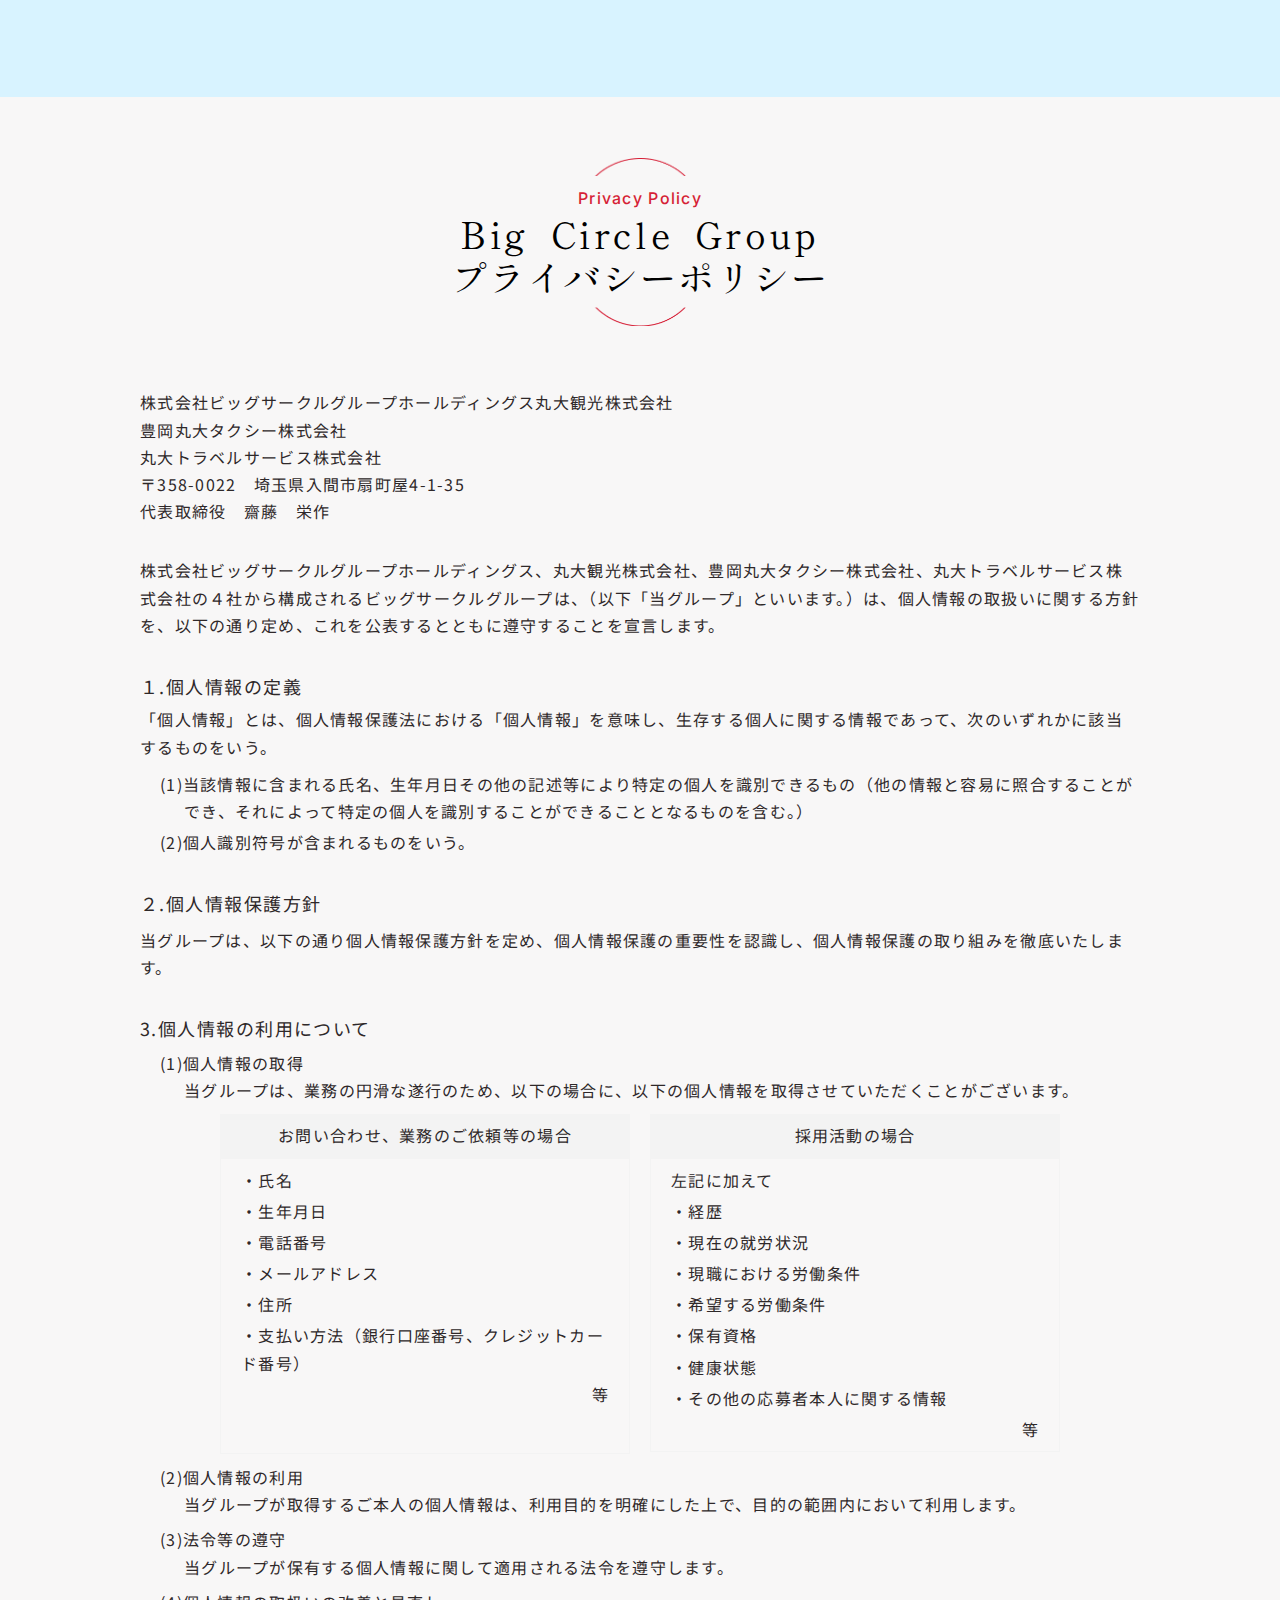
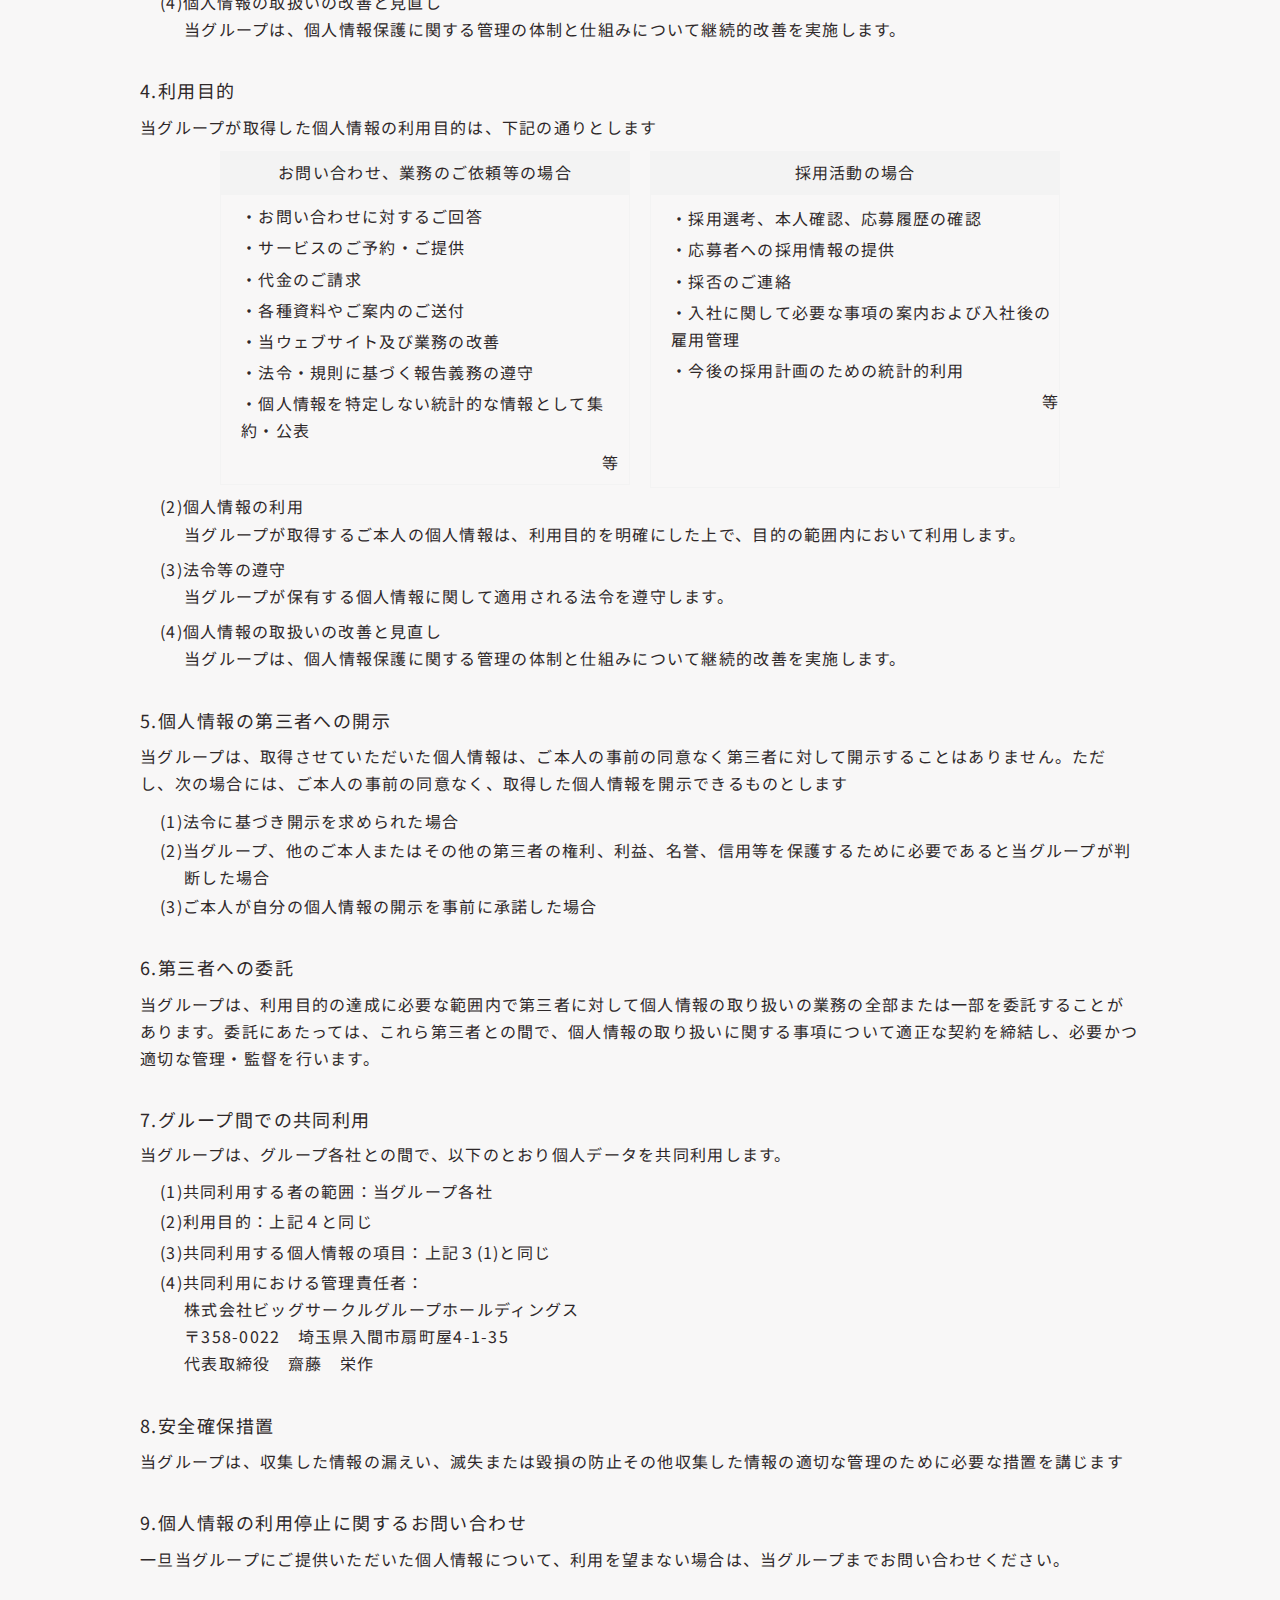
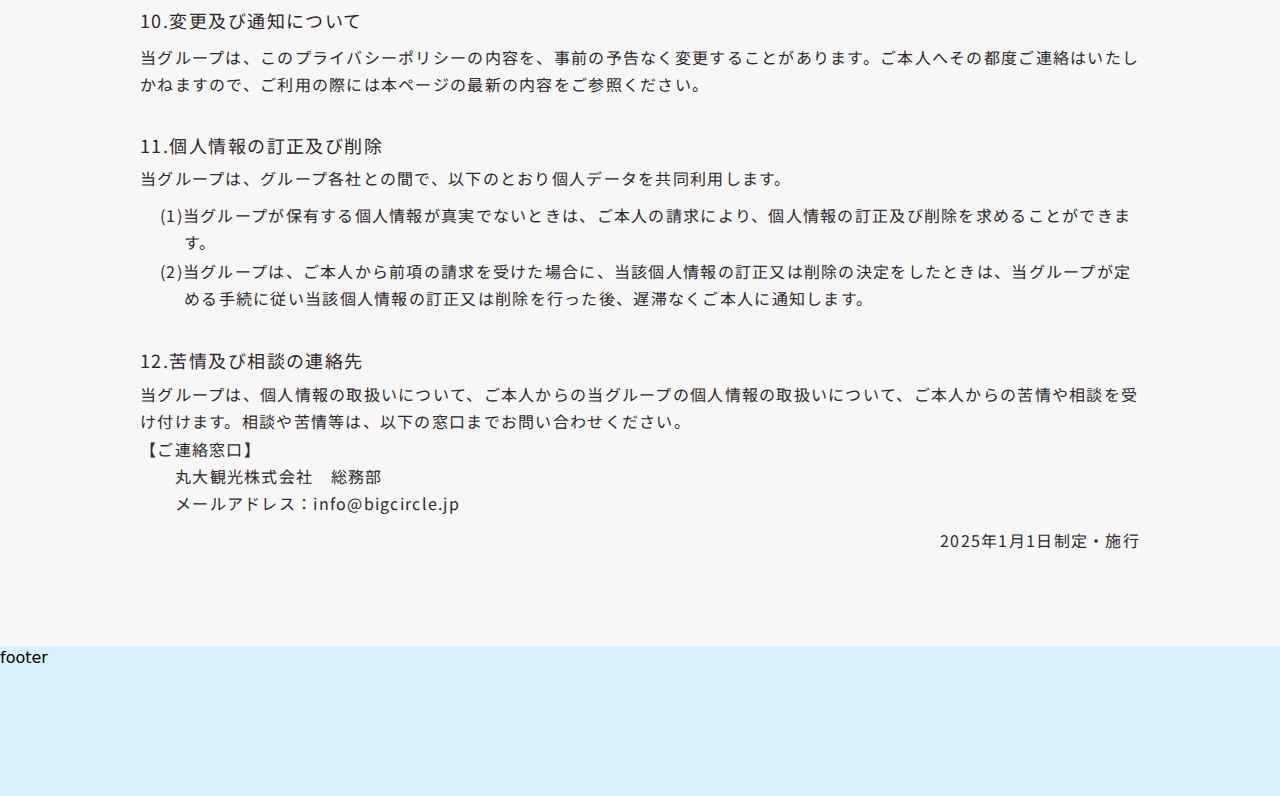
<file: privacy-policy.html>
<!DOCTYPE html>
<html lang="ja">
  <head>
    <meta charset="UTF-8" />
    <meta name="viewport" content="width=device-width, initial-scale=1.0" />
    <!-- ogp -->
    <meta property="og:title" content="#" />
    <meta property="og:type" content="#" />
    <meta property="og:url" content="#" />
    <meta property="og:image" content="OGP IMAGE 絶対パス" />
    <meta property="og:site_name" content="#" />
    <meta property="og:description" content="#" />
    <!-- ファビコン -->
    <link rel="icon" href="#" />
    <!-- Google Font -->
    <link rel="preconnect" href="https://fonts.googleapis.com" />
    <link rel="preconnect" href="https://fonts.gstatic.com" crossorigin />
    <link
      href="https://fonts.googleapis.com/css2?family=Inter:ital,opsz,wght@0,14..32,100..900;1,14..32,100..900&family=Lato:ital,wght@0,100;0,300;0,400;0,700;0,900;1,100;1,300;1,400;1,700;1,900&family=Shippori+Mincho:wght@400;500;600;700;800&display=swap"
      rel="stylesheet"
    />
    <!-- CSS -->
    <link href="./css/output.css" rel="stylesheet" />
    <link href="./css/styles.css" rel="stylesheet" />
    <!-- JavaScript -->
    <title>丸大観光</title>
  </head>
  <body>
    <!-- header -->
    <header class="header js-header"></header>

    <main>
      <section class="layout-privacy-policy privacy-policy mt-[4.4375rem] md:mt-[6.0625rem] bg-[#F8F7F7]">
        <div class="section-heading text-center">
          <div class="section-title relative inline-block">
            <p class="section-title__en-title text-[1rem] capitalize tracking-[0.08em] font-medium text-[#D61F36] relative z-10">privacy&nbsp;policy</p>
            <h1 class="section-title__jp-title text-center mt-1 text-[1.5rem] md:text-[2.25rem] capitalize font-normal tracking-[0.1em] text-[#000000] relative z-10">big&ensp;circle&ensp;group<br />
              <span class="tracking-[0.05em]">プライバシーポリシー</span>
            </h1>
          </div>
        </div>
        <!-- コンテンツ部分 -->
        <div class="privacy-policy__content mt-[4rem] md:mt-[5.625rem]">
          <div class="mx-auto md:max-w-[67.5rem] px-5 md:px-[2.5rem]">
            <div class="privacy-policy__wrap flex flex-col gap-8">
              <div class="privacy-policy__item">
                <p
                  class="text-[1rem] font-normal text-[#2E2829] tracking-[0.08em]">
                  株式会社ビッグサークルグループホールディングス丸大観光株式会社
                </p>
                <p class="text-[1rem] font-normal text-[#2E2829] tracking-[0.08em]">
                  豊岡丸大タクシー株式会社
                </p>
                <p class="text-[1rem] font-normal text-[#2E2829] tracking-[0.08em]">
                  丸大トラベルサービス株式会社
                </p>
                <p class="text-[1rem] font-normal text-[#2E2829] tracking-[0.08em]">
                  〒358-0022　埼玉県入間市扇町屋4-1-35
                </p>
                <p class="text-[1rem] font-normal text-[#2E2829] tracking-[0.08em]">
                  代表取締役　齋藤　栄作
                </p>
              </div>
              <div class="privacy-policy__item">
                <p class="text-[1rem] font-normal text-[#2E2829] tracking-[0.08em]">
                  株式会社ビッグサークルグループホールディングス、丸大観光株式会社、豊岡丸大タクシー株式会社、丸大トラベルサービス株式会社の４社から構成されるビッグサークルグループは、（以下「当グループ」といいます。）は、個人情報の取扱いに関する方針を、以下の通り定め、これを公表するとともに遵守することを宣言します。
                </p>
              </div>
              <div class="privacy-policy__item">
                <h2 class="privacy-policy__sub-heading text-[1.125rem] font-normal tracking-[0.08em] text-[#2E2829]">
                  １.個人情報の定義
                </h2>
                <p class="text-[1rem] font-normal text-[#2E2829] tracking-[0.08em] md:mt-[0.3125rem]">
                  「個人情報」とは、個人情報保護法における「個人情報」を意味し、生存する個人に関する情報であって、次のいずれかに該当するものをいう。
                </p>
                <ol class="pl-5 mt-[0.625rem] flex flex-col gap-[0.25rem]">
                  <li class="privacy-policy__list-item text-[1rem] font-normal text-[#2E2829] tracking-[0.08em]">
                    <span>(1)</span
                    >当該情報に含まれる氏名、生年月日その他の記述等により特定の個人を識別できるもの（他の情報と容易に照合することができ、それによって特定の個人を識別することができることとなるものを含む。）
                  </li>
                  <li class="privacy-policy__list-item text-[1rem] font-normal text-[#2E2829] tracking-[0.08em]">
                    <span>(2)</span>個人識別符号が含まれるものをいう。
                  </li>
                </ol>
              </div>
              <div class="privacy-policy__item">
                <h2 class="privacy-policy__sub-heading text-[1.125rem] font-normal tracking-[0.08em] text-[#2E2829]">
                  ２.個人情報保護方針
                </h2>
                <p class="text-[1rem] font-normal text-[#2E2829] tracking-[0.08em] mt-[0.5rem]">
                  当グループは、以下の通り個人情報保護方針を定め、個人情報保護の重要性を認識し、個人情報保護の取り組みを徹底いたします。
                </p>
              </div>
              <div class="privacy-policy__item">
                <h2 class="privacy-policy__sub-heading text-[1.125rem] font-normal tracking-[0.08em] text-[#2E2829]">
                  3.個人情報の利用について
                </h2>
                <ol class="pl-5 mt-[0.375rem] flex flex-col gap-[0.25rem]">
                  <li class="privacy-policy__list-item text-[1rem] font-normal text-[#2E2829] tracking-[0.08em]">
                    <span>(1)</span>個人情報の取得<br />当グループは、業務の円滑な遂行のため、以下の場合に、以下の個人情報を取得させていただくことがございます。
                  </li>
                </ol>
                <div class="flex flex-col md:flex-row justify-center mt-[0.625rem] md:gap-[1.25rem]">
                  <div class="md:w-[41%]">
                    <h3 class="privacy-policy__small-heading text-[1rem] font-normal text-center text-[#2E2829] tracking-[0.08em] py-2 bg-[#F3F3F3]">
                      お問い合わせ、業務のご依頼等の場合
                    </h3>
                    <ul class="flex flex-col gap-[0.25rem] border border-solid border-[#F3F3F3] py-2 md:pt-[0.5rem] md:pb-[2.8125rem] px-5">
                      <li class="privacy-policy__box-item text-[1rem] font-normal text-[#2E2829] tracking-[0.08em]">・氏名</li>
                      <li class="privacy-policy__box-item text-[1rem] font-normal text-[#2E2829] tracking-[0.08em]">・生年月日</li>
                      <li class="privacy-policy__box-item text-[1rem] font-normal text-[#2E2829] tracking-[0.08em]">・電話番号</li>
                      <li class="privacy-policy__box-item text-[1rem] font-normal text-[#2E2829] tracking-[0.08em]">・メールアドレス</li>
                      <li class="privacy-policy__box-item text-[1rem] font-normal text-[#2E2829] tracking-[0.08em]">・住所</li>
                      <li class="privacy-policy__box-item text-[1rem] font-normal text-[#2E2829] tracking-[0.08em]">・支払い方法（銀行口座番号、<br class="u-mobile"/>クレジットカード番号）</li>
                      <li class="privacy-policy__box-item text-[1rem] font-normal text-[#2E2829] tracking-[0.08em] text-right pl-5">等</li>
                    </ul>
                  </div>
                  <div class="pt-5 md:pt-[0] md:w-[41%]">
                    <h3 class="privacy-policy__small-heading text-[1rem] font-normal text-center text-[#2E2829] tracking-[0.08em] py-2 bg-[#F3F3F3]">採用活動の場合</h3>
                    <div class="flex flex-col gap-[0.25rem] border border-solid border-[#F3F3F3] py-2 px-5">
                      <p class="text-[1rem] font-normal text-[#2E2829] tracking-[0.08em]">左記に加えて</p>
                      <ul class="flex flex-col gap-[0.25rem]">
                        <li class="privacy-policy__box-item text-[1rem] font-normal text-[#2E2829] tracking-[0.08em]">
                          ・経歴
                        </li>
                        <li class="privacy-policy__box-item text-[1rem] font-normal text-[#2E2829] tracking-[0.08em]">
                          ・現在の就労状況
                        </li>
                        <li class="privacy-policy__box-item text-[1rem] font-normal text-[#2E2829] tracking-[0.08em]">
                          ・現職における労働条件
                        </li>
                        <li class="privacy-policy__box-item text-[1rem] font-normal text-[#2E2829] tracking-[0.08em]">
                          ・希望する労働条件
                        </li>
                        <li class="privacy-policy__box-item text-[1rem] font-normal text-[#2E2829] tracking-[0.08em]">
                          ・保有資格
                        </li>
                        <li class="privacy-policy__box-item text-[1rem] font-normal text-[#2E2829] tracking-[0.08em]">
                          ・健康状態
                        </li>
                        <li class="privacy-policy__box-item text-[1rem] font-normal text-[#2E2829] tracking-[0.08em]">
                          ・その他の応募者本人に関する情報
                        </li>
                        <li class="privacy-policy__box-item text-[1rem] font-normal text-[#2E2829] tracking-[0.08em] text-right pl-5">
                          等
                        </li>
                      </ul>
                    </div>
                  </div>
                </div>
                <ol class="pl-5 mt-[0.625rem] flex flex-col gap-[0.5rem]">
                  <li class="privacy-policy__list-item text-[1rem] font-normal text-[#2E2829] tracking-[0.08em]">
                    <span>(2)</span
                    >個人情報の利用<br />当グループが取得するご本人の個人情報は、利用目的を明確にした上で、目的の範囲内において利用します。
                  </li>
                  <li class="privacy-policy__list-item text-[1rem] font-normal text-[#2E2829] tracking-[0.08em]">
                    <span>(3)</span
                    >法令等の遵守<br />当グループが保有する個人情報に関して適用される法令を遵守します。
                  </li>
                  <li class="privacy-policy__list-item text-[1rem] font-normal text-[#2E2829] tracking-[0.08em]">
                    <span>(4)</span
                    >個人情報の取扱いの改善と見直し<br />当グループは、個人情報保護に関する管理の体制と仕組みについて継続的改善を実施します。
                  </li>
                </ol>
              </div>
              <div class="privacy-policy__item">
                <h2 class="privacy-policy__sub-heading text-[1.125rem] font-normal tracking-[0.08em] text-[#2E2829]">
                  4.利用目的
                </h2>
                <p class="text-[1rem] font-normal text-[#2E2829] tracking-[0.08em] mt-[0.5rem]"
                >
                  当グループが取得した個人情報の利用目的は、下記の通りとします
                </p>
                <div class="flex flex-col justify-center gap-[1.25rem] md:flex-row mt-[0.625rem]"
                >
                  <div class="md:w-[41%]">
                    <h3 class="privacy-policy__small-heading text-[1rem] font-normal text-center text-[#2E2829] tracking-[0.08em] py-2 bg-[#F3F3F3]">
                      お問い合わせ、業務のご依頼等の場合
                    </h3>
                    <ul class="flex flex-col gap-[0.25rem] border border-solid border-[#F3F3F3] py-2 pl-5 pr-[0.625rem]">
                      <li class="privacy-policy__box-item text-[1rem] font-normal text-[#2E2829] tracking-[0.08em]">
                        ・お問い合わせに対するご回答
                      </li>
                      <li class="privacy-policy__box-item text-[1rem] font-normal text-[#2E2829] tracking-[0.08em]">
                        ・サービスのご予約・ご提供
                      </li>
                      <li class="privacy-policy__box-item text-[1rem] font-normal text-[#2E2829] tracking-[0.08em]">
                        ・代金のご請求
                      </li>
                      <li class="privacy-policy__box-item text-[1rem] font-normal text-[#2E2829] tracking-[0.08em]">
                        ・各種資料やご案内のご送付
                      </li>
                      <li class="privacy-policy__box-item text-[1rem] font-normal text-[#2E2829] tracking-[0.08em]">
                        ・当ウェブサイト及び業務の改善
                      </li>
                      <li class="privacy-policy__box-item text-[1rem] font-normal text-[#2E2829] tracking-[0.08em]">
                        ・法令・規則に基づく報告義務の遵守
                      </li>
                      <li class="privacy-policy__box-item text-[1rem] font-normal text-[#2E2829] tracking-[0.08em]">
                        ・個人情報を特定しない統計的な情報として集約・公表
                      </li>
                      <li class="privacy-policy__box-item text-[1rem] font-normal text-[#2E2829] tracking-[0.08em] text-right pl-5">
                        等
                      </li>
                    </ul>
                  </div>
                  <div class="md:pt-[0] md:w-[41%]">
                    <h3 class="privacy-policy__small-heading text-[1rem] font-normal text-center text-[#2E2829] tracking-[0.08em] py-2 bg-[#F3F3F3]">
                      採用活動の場合
                    </h3>
                    <ul class="flex flex-col gap-[0.25rem] border border-solid border-[#F3F3F3] py-2 md:pt-[0.625rem] md:pb-[4.5rem] pl-5">
                      <li class="privacy-policy__box-item text-[1rem] font-normal text-[#2E2829] tracking-[0.08em]">
                        ・採用選考、本人確認、応募履歴の確認
                      </li>
                      <li class="privacy-policy__box-item text-[1rem] font-normal text-[#2E2829] tracking-[0.08em]">
                        ・応募者への採用情報の提供
                      </li>
                      <li class="privacy-policy__box-item text-[1rem] font-normal text-[#2E2829] tracking-[0.08em]">
                        ・採否のご連絡
                      </li>
                      <li class="privacy-policy__box-item text-[1rem] font-normal text-[#2E2829] tracking-[0.08em]">
                        ・入社に関して必要な事項の案内および入社後の雇用管理
                      </li>
                      <li class="privacy-policy__box-item text-[1rem] font-normal text-[#2E2829] tracking-[0.08em]">
                        ・今後の採用計画のための統計的利用
                      </li>
                      <li class="privacy-policy__box-item text-[1rem] font-normal text-[#2E2829] tracking-[0.08em] text-right pl-5">
                        等
                      </li>
                    </ul>
                  </div>
                </div>
                <ol class="pl-5 mt-[0.625rem] md:mt-[0.3125rem] flex flex-col gap-[0.5rem]">
                  <li class="privacy-policy__list-item text-[1rem] font-normal text-[#2E2829] tracking-[0.08em]">
                    <span>(2)</span
                    >個人情報の利用<br />当グループが取得するご本人の個人情報は、利用目的を明確にした上で、目的の範囲内において利用します。
                  </li>
                  <li class="privacy-policy__list-item text-[1rem] font-normal text-[#2E2829] tracking-[0.08em]">
                    <span>(3)</span
                    >法令等の遵守<br />当グループが保有する個人情報に関して適用される法令を遵守します。
                  </li>
                  <li class="privacy-policy__list-item text-[1rem] font-normal text-[#2E2829] tracking-[0.08em]">
                    <span>(4)</span
                    >個人情報の取扱いの改善と見直し<br />当グループは、個人情報保護に関する管理の体制と仕組みについて継続的改善を実施します。
                  </li>
                </ol>
              </div>
              <div class="privacy-policy__item">
                <h2 class="privacy-policy__sub-heading text-[1.125rem] font-normal tracking-[0.08em] text-[#2E2829]">
                  5.個人情報の第三者への開示
                </h2>
                <p class="text-[1rem] font-normal text-[#2E2829] tracking-[0.08em] mt-[0.5rem]">
                  当グループは、取得させていただいた個人情報は、ご本人の事前の同意なく第三者に対して開示することはありません。ただし、次の場合には、ご本人の事前の同意なく、取得した個人情報を開示できるものとします
                </p>
                <ol class="pl-5 mt-[0.625rem] flex flex-col gap-[0.125rem]">
                  <li class="privacy-policy__list-item text-[1rem] font-normal text-[#2E2829] tracking-[0.08em]">
                    <span>(1)</span>法令に基づき開示を求められた場合
                  </li>
                  <li class="privacy-policy__list-item text-[1rem] font-normal text-[#2E2829] tracking-[0.08em]">
                    <span>(2)</span>当グループ、他のご本人またはその他の第三者の権利、利益、名誉、信用等を保護するために必要であると当グループが判断した場合
                  </li>
                  <li class="privacy-policy__list-item text-[1rem] font-normal text-[#2E2829] tracking-[0.08em]">
                    <span>(3)</span>ご本人が自分の個人情報の開示を事前に承諾した場合
                  </li>
                </ol>
              </div>
              <div class="privacy-policy__item">
                <h2 class="privacy-policy__sub-heading text-[1.125rem] font-normal tracking-[0.08em] text-[#2E2829]">
                  6.第三者への委託
                </h2>
                <p class="text-[1rem] font-normal text-[#2E2829] tracking-[0.08em] mt-[0.5rem]">
                  当グループは、利用目的の達成に必要な範囲内で第三者に対して個人情報の取り扱いの業務の全部または一部を委託することがあります。委託にあたっては、これら第三者との間で、個人情報の取り扱いに関する事項について適正な契約を締結し、必要かつ適切な管理・監督を行います。
                </p>
              </div>
              <div class="privacy-policy__item">
                <h2 class="privacy-policy__sub-heading text-[1.125rem] font-normal tracking-[0.08em] text-[#2E2829]">
                  7.グループ間での共同利用
                </h2>
                <p class="text-[1rem] font-normal text-[#2E2829] tracking-[0.08em] mt-[0.375rem]">
                  当グループは、グループ各社との間で、以下のとおり個人データを共同利用します。
                </p>
                <ol class="pl-5 mt-[0.625rem] flex flex-col gap-[0.125rem] md:gap-[0.1875rem]">
                  <li class="privacy-policy__list-item text-[1rem] font-normal text-[#2E2829] tracking-[0.08em]">
                    <span>(1)</span>共同利用する者の範囲：当グループ各社
                  </li>
                  <li class="privacy-policy__list-item text-[1rem] font-normal text-[#2E2829] tracking-[0.08em]">
                    <span>(2)</span>利用目的：上記４と同じ
                  </li>
                  <li class="privacy-policy__list-item text-[1rem] font-normal text-[#2E2829] tracking-[0.08em]">
                    <span>(3)</span>共同利用する個人情報の項目：上記３(1)と同じ
                  </li>
                  <li class="privacy-policy__list-item text-[1rem] font-normal text-[#2E2829] tracking-[0.08em]">
                    <span>(4)</span>共同利用における管理責任者：<br
                      class="u-desktop"
                    />株式会社ビッグサークルグループホールディングス<br />〒358-0022&emsp;埼玉県入間市扇町屋4-1-35<br />代表取締役&emsp;齋藤&emsp;栄作
                  </li>
                </ol>
              </div>
              <div class="privacy-policy__item">
                <h2 class="privacy-policy__sub-heading text-[1.125rem] font-normal tracking-[0.08em] text-[#2E2829]">
                  8.安全確保措置
                </h2>
                <p class="text-[1rem] font-normal text-[#2E2829] tracking-[0.08em] mt-[0.5rem]">
                  当グループは、収集した情報の漏えい、滅失または毀損の防止その他収集した情報の適切な管理のために必要な措置を講じます
                </p>
              </div>
              <div class="privacy-policy__item">
                <h2 class="privacy-policy__sub-heading text-[1.125rem] font-normal tracking-[0.08em] text-[#2E2829]">
                  9.個人情報の利用停止に関するお問い合わせ
                </h2>
                <p class="text-[1rem] font-normal text-[#2E2829] tracking-[0.08em] mt-[0.5rem]">
                  一旦当グループにご提供いただいた個人情報について、利用を望まない場合は、当グループまでお問い合わせください。
                </p>
              </div>
              <div class="privacy-policy__item">
                <h2 class="privacy-policy__sub-heading text-[1.125rem] font-normal tracking-[0.08em] text-[#2E2829]">
                  10.変更及び通知について
                </h2>
                <p class="text-[1rem] font-normal text-[#2E2829] tracking-[0.08em] mt-[0.5rem]">
                  当グループは、このプライバシーポリシーの内容を、事前の予告なく変更することがあります。ご本人へその都度ご連絡はいたしかねますので、ご利用の際には本ページの最新の内容をご参照ください。
                </p>
              </div>
              <div class="privacy-policy__item">
                <h2 class="privacy-policy__sub-heading text-[1.125rem] font-normal tracking-[0.08em] text-[#2E2829]">
                  11.個人情報の訂正及び削除
                </h2>
                <p class="text-[1rem] font-normal text-[#2E2829] tracking-[0.08em] mt-[0.25rem]">
                  当グループは、グループ各社との間で、以下のとおり個人データを共同利用します。
                </p>
                <ol class="pl-5 mt-[0.625rem] flex flex-col gap-[0.125rem]">
                  <li class="privacy-policy__list-item text-[1rem] font-normal text-[#2E2829] tracking-[0.08em]">
                    <span>(1)</span
                    >当グループが保有する個人情報が真実でないときは、ご本人の請求により、個人情報の訂正及び削除を求めることができます。
                  </li>
                  <li class="privacy-policy__list-item text-[1rem] font-normal text-[#2E2829] tracking-[0.08em]">
                    <span>(2)</span>当グループは、ご本人から前項の請求を受けた場合に、当該個人情報の訂正又は削除の決定をしたときは、当グループが定める手続に従い当該個人情報の訂正又は削除を行った後、遅滞なくご本人に通知します。
                  </li>
                </ol>
              </div>
              <div class="privacy-policy__item">
                <h2 class="privacy-policy__sub-heading text-[1.125rem] font-normal tracking-[0.08em] text-[#2E2829]">
                  12.苦情及び相談の連絡先
                </h2>
                <p class="text-[1rem] font-normal text-[#2E2829] tracking-[0.08em] mt-[0.375rem]">
                  当グループは、個人情報の取扱いについて、ご本人からの当グループの個人情報の取扱いについて、ご本人からの苦情や相談を受け付けます。相談や苦情等は、以下の窓口までお問い合わせください。<br />【ご連絡窓口】
                </p>
                <p class="text-[1rem] font-normal text-[#2E2829] tracking-[0.08em] md:pl-[2.1875rem]">
                  丸大観光株式会社&emsp;総務部<br />メールアドレス：info@bigcircle.jp
                </p>
                <p class="text-[1rem] font-normal text-[#2E2829] tracking-[0.08em] mt-[0.625rem] text-right">
                  2025年1月1日制定・施行
                </p>
              </div>
            </div>
          </div>
        </div>
      </section>
    </main>
    <!-- footer -->
    <footer class="footer">footer</footer>
  </body>
</html>
</file>
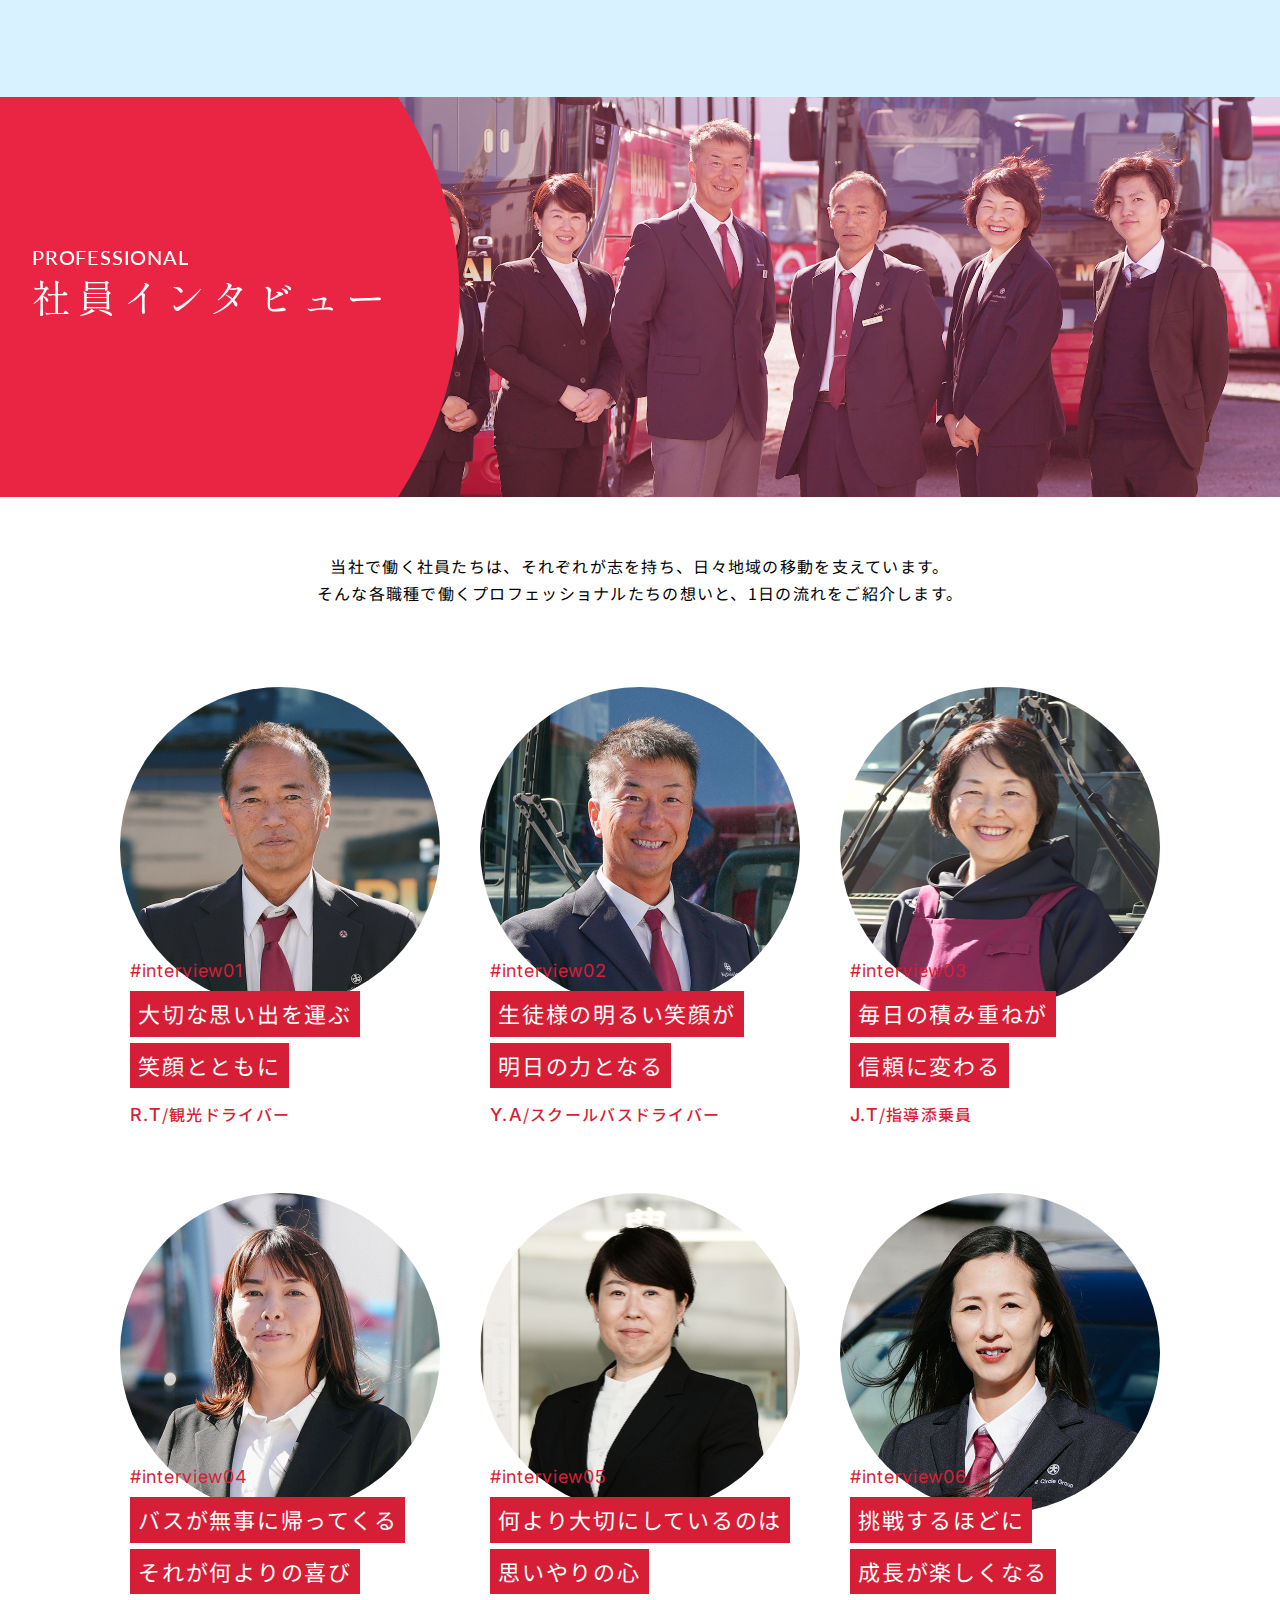
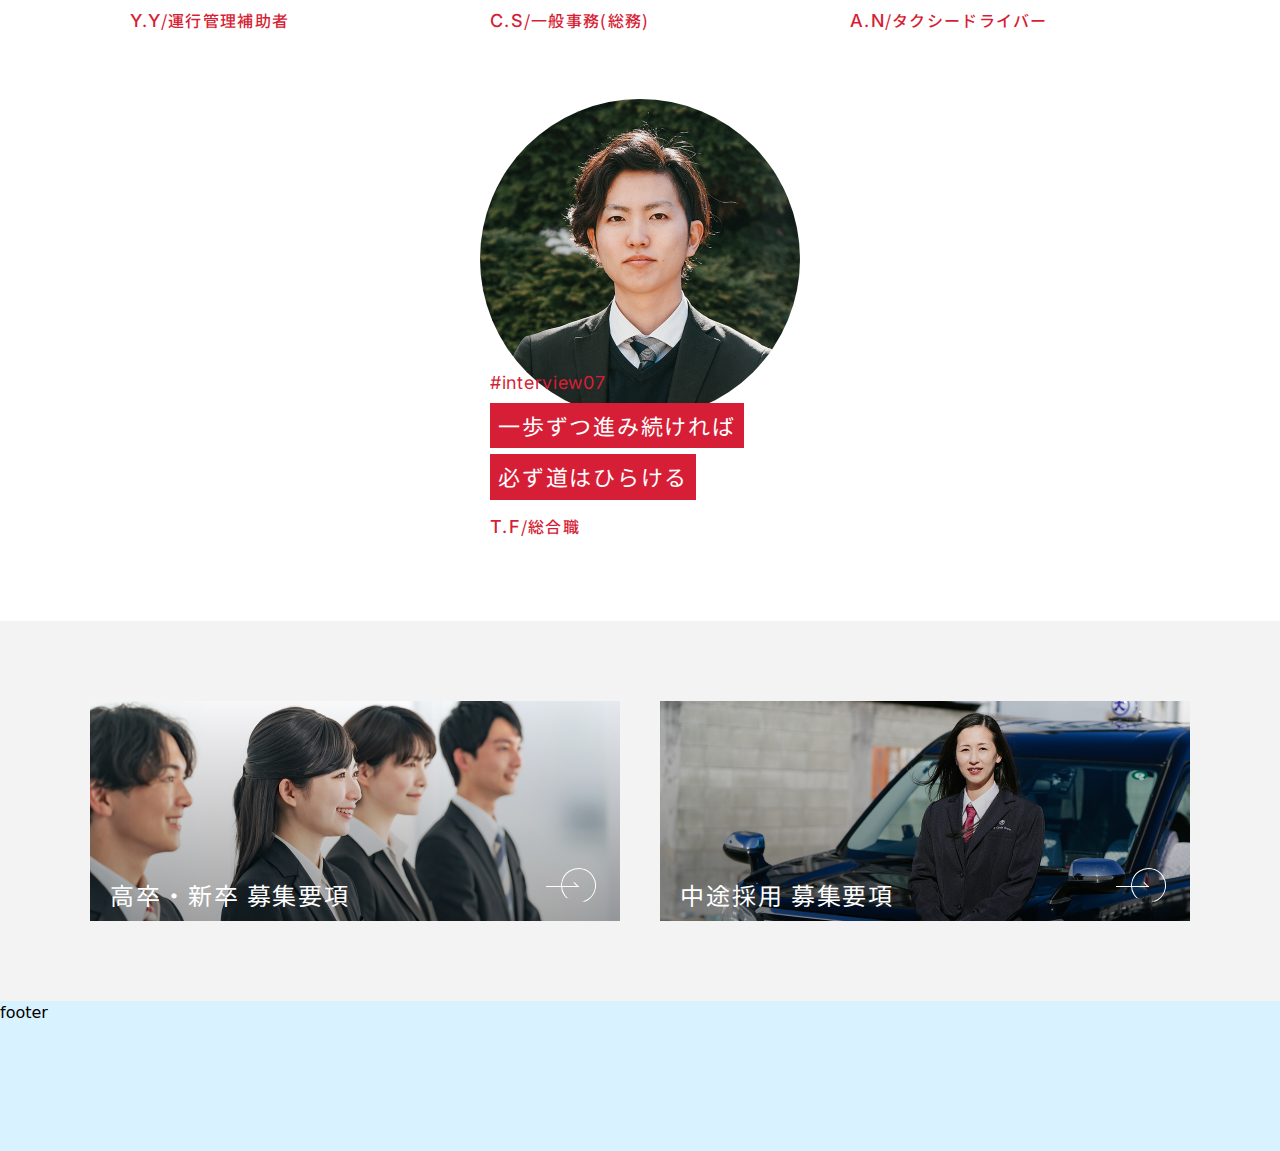
<file: staff-list.html>
<!DOCTYPE html>
<html lang="ja">
  <head>
    <meta charset="UTF-8" />
    <meta name="viewport" content="width=device-width, initial-scale=1.0" />
    <!-- ogp -->
    <meta property="og:title" content="#" />
    <meta property="og:type" content="#" />
    <meta property="og:url" content="#" />
    <meta property="og:image" content="OGP IMAGE 絶対パス" />
    <meta property="og:site_name" content="#" />
    <meta property="og:description" content="#" />
    <!-- ファビコン -->
    <link rel="icon" href="#" />
    <!-- Google Font -->
    <link rel="preconnect" href="https://fonts.googleapis.com" />
    <link rel="preconnect" href="https://fonts.gstatic.com" crossorigin />
    <link
      href="https://fonts.googleapis.com/css2?family=Inter:ital,opsz,wght@0,14..32,100..900;1,14..32,100..900&family=Lato:ital,wght@0,100;0,300;0,400;0,700;0,900;1,100;1,300;1,400;1,700;1,900&family=Shippori+Mincho:wght@400;500;600;700;800&display=swap"
      rel="stylesheet"
    />
    <!-- CSS -->
    <link href="./css/output.css" rel="stylesheet" />
    <link href="./css/styles.css" rel="stylesheet" />
    <!-- JavaScript -->
    <title>丸大観光</title>
  </head>
  <body>
    <!-- header -->
    <header class="header js-header"></header>

    <main>
      <!-- MV -->
      <div class="layout-staff-list mv relative flex items-start md:items-center">
        <div class="mv__red-bg"></div>
        <div class="absolute inset-0 bg-[rgba(255,141,155,1)] mix-blend-soft-light z-5"></div>
        <div class="mv__inner md:w-full md:max-w-[1430px] md:pr-8 md:pl-8 md:mx-auto flex md:items-center h-full">
          <!-- タイトル -->
          <div class="z-15 absolute text-center w-full mt-7 md:translate-x-0 md:-mt-[29px] md:text-left">
            <p class="mv-title--en text-white tracking-[0.04em] font-medium text-sm md:text-xl uppercase">PROFESSIONAL</p>
            <h2 class="mv-title--jp text-white tracking-[0.15em] font-normal mt-1">社員インタビュー</h2>
          </div>
        </div>
      </div>
      <!-- 自己紹介（Interview）カード -->
      <div class="interview mt-10 md:mt-14">
        <div class="interview__message-wrap w-[90%] max-w-[335px] mx-auto text-center md:w-[100%] md:max-w-none">
          <p class="interview__top-message font-normal text-base tracking-[0.08em]">
            当社で働く社員たちは、それぞれが志を持ち、日々地域の移動を支えています。<br />
            そんな各職種で働くプロフェッショナルたちの想いと、1日の流れをご紹介します。
          </p>
        </div>
        <div class="mx-auto md:max-w-[1180px] md:px-[40px] px-[27.5px]">
          <div class="interview__cards mt-10 md:mt-20 flex md:flex-wrap flex-col md:flex-row justify-center items-center gap-y-[40px] md:gap-y-[64px] md:gap-x-[40px]">
            <!-- インタビュー1人目 -->
            <div class="interview-card">
              <!-- 丸い画像 -->
              <div class="h-[min(85vw,320px)] aspect-square rounded-full overflow-hidden">
                <img src="./ui/img/recruit/staff-list/interview01.jpg" alt="社員インタビュー" class="w-full h-full object-cover"/>
              </div>
              <div class="interview-card__text text-left -mt-[50px] ml-[10px]">
                <!-- インタビュー番号 -->
                <p class="text-[#D61F36] text-lg font-normal tracking-[0.04em]">#interview01</p>
                <!-- キャッチコピー -->
                <div class="mt-[6px] flex flex-col justify-baseline items-start gap-[6px]">
                  <span class="interview-card__msg text-[min(8vw,22px)] bg-[#D61F36] text-white tracking-[0.08em] font-normal px-2 py-1 inline-block w-auto">大切な思い出を運ぶ</span>
                  <span class="interview-card__msg text-[min(8vw,22px)] bg-[#D61F36] text-white tracking-[0.08em] font-normal px-2 py-1 inline-block w-auto">笑顔とともに</span>
                </div>
                <!-- 名前・肩書き -->
                <p class="interview__name text-[#D61F36] md:text-base font-medium mt-[13px] tracking-[0.08em]">
                  <span class="interview__name-en text-lg">R.T</span>/観光ドライバー</p>
              </div>
            </div>
            <!-- インタビュー2人目 -->
            <div class="interview-card">
              <!-- 丸い画像 -->
              <div class="h-[min(85vw,320px)] aspect-square rounded-full overflow-hidden">
                <img src="./ui/img/recruit/staff-list/interview02.jpg" alt="社員インタビュー" class="w-full h-full object-cover"/>
              </div>
              <div class="interview-card__text text-left -mt-[50px] ml-[10px]">
                <!-- インタビュー番号 -->
                <p class="text-[#D61F36] text-lg font-normal tracking-[0.04em]">#interview02</p>
                <!-- キャッチコピー -->
                <div class="mt-[6px] flex flex-col justify-baseline items-start gap-[6px]">
                  <span class="interview-card__msg text-[min(8vw,22px)] bg-[#D61F36] text-white tracking-[0.08em] font-normal px-2 py-1 inline-block w-auto">生徒様の明るい笑顔が</span>
                  <span class="interview-card__msg text-[min(8vw,22px)] bg-[#D61F36] text-white tracking-[0.08em] font-normal px-2 py-1 inline-block w-auto">明日の力となる</span>
                </div>
                <!-- 名前・肩書き -->
                <p class="interview__name text-[#D61F36] md:text-base font-medium mt-[13px] tracking-[0.08em]">
                  <span class="interview__name-en font-medium text-lg">Y.A</span>/スクールバスドライバー
                </p>
              </div>
            </div>
            <!-- インタビュー3人目 -->
            <div class="interview-card">
              <!-- 丸い画像 -->
              <div class="h-[min(85vw,320px)] aspect-square rounded-full overflow-hidden">
                <img src="./ui/img/recruit/staff-list/interview03.jpg" alt="社員インタビュー" class="w-full h-full object-cover"/>
              </div>
              <div class="interview-card__text text-left -mt-[50px] ml-[10px]">
                <!-- インタビュー番号 -->
                <p class="text-[#D61F36] text-lg font-normal tracking-[0.04em]">#interview03</p>
                <!-- キャッチコピー -->
                <div class="mt-[6px] flex flex-col justify-baseline items-start gap-[6px]">
                  <span class="interview-card__msg text-[min(8vw,22px)] bg-[#D61F36] text-white tracking-[0.08em] font-normal px-2 py-1 inline-block w-auto" >毎日の積み重ねが</span>
                  <span class="interview-card__msg text-[min(8vw,22px)] bg-[#D61F36] text-white tracking-[0.08em] font-normal px-2 py-1 inline-block w-auto">信頼に変わる</span>
                </div>
                <!-- 名前・肩書き -->
                <p class="interview__name text-[#D61F36] md:text-base font-medium mt-[13px] tracking-[0.08em]">
                  <span class="interview__name-en font-medium text-lg">J.T</span>/指導添乗員</p>
              </div>
            </div>
            <!-- インタビュー4人目 -->
            <div class="interview-card">
              <!-- 丸い画像 -->
              <div class="h-[min(85vw,320px)] aspect-square rounded-full overflow-hidden">
                <img src="./ui/img/recruit/staff-list/interview04.jpg" alt="社員インタビュー" class="w-full h-full object-cover" />
              </div>
              <div class="interview-card__text text-left -mt-[50px] ml-[10px]">
                <!-- インタビュー番号 -->
                <p class="text-[#D61F36] text-lg font-normal tracking-[0.04em]">#interview04</p>
                <!-- キャッチコピー -->
                <div class="mt-[6px] flex flex-col justify-baseline items-start gap-[6px]">
                  <span class="interview-card__msg text-[min(8vw,22px)] bg-[#D61F36] text-white tracking-[0.08em] font-normal px-2 py-1 inline-block w-auto">バスが無事に帰ってくる</span>
                  <span class="interview-card__msg text-[min(8vw,22px)] bg-[#D61F36] text-white tracking-[0.08em] font-normal px-2 py-1 inline-block w-auto">それが何よりの喜び</span>
                </div>
                <!-- 名前・肩書き -->
                <p class="interview__name text-[#D61F36] md:text-base font-medium mt-[13px] tracking-[0.08em]">
                  <span class="interview__name-en font-medium text-lg">Y.Y</span>/運行管理補助者
                </p>
              </div>
            </div>
            <!-- インタビュー5人目 -->
            <div class="interview-card">
              <!-- 丸い画像 -->
              <div class="h-[min(85vw,320px)] aspect-square rounded-full overflow-hidden">
                <img src="./ui/img/recruit/staff-list/interview05.jpg" alt="社員インタビュー" class="w-full h-full object-cover" />
              </div>
              <div class="interview-card__text text-left -mt-[50px] ml-[10px]">
                <!-- インタビュー番号 -->
                <p class="text-[#D61F36] text-lg font-normal tracking-[0.04em]">#interview05</p>
                <!-- キャッチコピー -->
                <div class="mt-[6px] flex flex-col justify-baseline items-start gap-[6px]">
                  <span class="interview-card__msg text-[min(8vw,22px)] bg-[#D61F36] text-white tracking-[0.08em] font-normal px-2 py-1 inline-block w-auto">
                    何より大切にしているのは</span>
                  <span class="interview-card__msg text-[min(8vw,22px)] bg-[#D61F36] text-white tracking-[0.08em] font-normal px-2 py-1 inline-block w-auto">
                    思いやりの心</span>
                </div>
                <!-- 名前・肩書き -->
                <p class="interview__name text-[#D61F36] md:text-base font-medium mt-[13px] tracking-[0.08em]">
                  <span class="interview__name-en font-medium text-lg">C.S</span>/一般事務(総務)
                </p>
              </div>
            </div>
            <!-- インタビュー6人目 -->
            <div class="interview-card">
              <!-- 丸い画像 -->
              <div class="h-[min(85vw,320px)] aspect-square rounded-full overflow-hidden">
                <img src="./ui/img/recruit/staff-list/interview06.jpg" alt="社員インタビュー" class="w-full h-full object-cover"/>
              </div>
              <div class="interview-card__text text-left -mt-[50px] ml-[10px]">
                <!-- インタビュー番号 -->
                <p class="text-[#D61F36] text-lg font-normal tracking-[0.04em]">#interview06</p>
                <!-- キャッチコピー -->
                <div class="mt-[6px] flex flex-col justify-baseline items-start gap-[6px]">
                  <span class="interview-card__msg text-[min(8vw,22px)] bg-[#D61F36] text-white tracking-[0.08em] font-normal px-2 py-1 inline-block w-auto">
                    挑戦するほどに
                  </span>
                  <span class="interview-card__msg text-[min(8vw,22px)] bg-[#D61F36] text-white tracking-[0.08em] font-normal px-2 py-1 inline-block w-auto">
                    成長が楽しくなる</span>
                </div>
                <!-- 名前・肩書き -->
                <p class="interview__name text-[#D61F36] md:text-base font-medium mt-[13px] tracking-[0.08em]">
                  <span class="interview__name-en font-medium text-lg">A.N</span>/タクシードライバー</p>
              </div>
            </div>
            <!-- インタビュー7人目 -->
            <div class="interview-card">
              <!-- 丸い画像 -->
              <div class="h-[min(85vw,320px)] aspect-square rounded-full overflow-hidden">
                <img src="./ui/img/recruit/staff-list/interview07.jpg" alt="社員インタビュー" class="w-full h-full object-cover"/>
              </div>
              <div class="interview-card__text text-left -mt-[50px] ml-[10px]">
                <!-- インタビュー番号 -->
                <p class="text-[#D61F36] text-lg font-normal tracking-[0.04em]">
                  #interview07
                </p>
                <!-- キャッチコピー -->
                <div class="mt-[6px] flex flex-col justify-baseline items-start gap-[6px]">
                  <span class="interview-card__msg text-[min(8vw,22px)] bg-[#D61F36] text-white tracking-[0.08em] font-normal px-2 py-1 inline-block w-auto">
                    一歩ずつ進み続ければ
                  </span>
                  <span class="interview-card__msg text-[min(8vw,22px)] bg-[#D61F36] text-white tracking-[0.08em] font-normal px-2 py-1 inline-block w-auto">
                    必ず道はひらける</span>
                </div>
                <!-- 名前・肩書き -->
                <p class="interview__name text-[#D61F36] md:text-base font-medium mt-[13px] tracking-[0.08em]">
                  <span class="interview__name-en font-medium text-lg">T.F</span>/総合職</p>
              </div>
            </div>
          </div>
        </div>
      </div>
      <!-- リクルートセクション -->
      <div class="recruit bg-[#F3F3F3] py-16 md:py-20 mt-20">
        <div class="recruit__inner md:w-full md:max-w-[1430px] md:pr-8 md:pl-8 mx-auto px-[20px] flex md:items-center h-full">
          <div class="flex flex-col gap-y-6 md:gap-x-10 md:flex-row justify-center mx-auto">
            <a href="#" class="recruit__img block md:max-w-[530px] max-w-[500px] w-full h-full relative">
              <img src="./ui/img/recruit/common/recruit-new-employee-img.jpg" alt="説明会に参加している新入社員" class="object-cover w-full h-full"/>
              <p class="recruit__img-title absolute bottom-[8px] md:left-5 left-[12px] text-white tracking-[0.08em] text-xl md:text-2xl z-50">高卒・新卒 募集要項</p>
              <div class="recruit__circle-container absolute bottom-[10px] right-[5%] md:right-[2%] z-30">
                <div class="recruit__btn-circle"></div>
                <div class="recruit__btn-arrow absolute"></div>
              </div>
            </a>
            <a href="#" class="recruit__img block md:max-w-[530px] max-w-[500px] w-full h-full relative">
              <img src="./ui/img/recruit/common/recruit-taxi-driver-img.jpg" alt="タクシーとタクシードライバー" class="object-cover w-full h-full"/>
              <p class="recruit__img-title absolute bottom-[8px] md:left-5 left-[12px] text-white tracking-[0.08em] text-xl md:text-2xl z-50">中途採用 募集要項</p>
              <div class="recruit__circle-container absolute bottom-[10px] right-[5%] md:right-[2%] z-30">
                <div class="recruit__btn-circle"></div>
                <div class="recruit__btn-arrow absolute"></div>
              </div>
            </a>
          </div>
        </div>
      </div>
    </main>
    <!-- footer -->
    <footer class="footer">footer</footer>
  </body>
</html>
</file>
<file: css/styles.css>
@import url("https://fonts.googleapis.com/css2?family=Inter:ital,opsz,wght@0,14..32,100..900;1,14..32,100..900&family=Noto+Sans+JP:wght@100..900&family=Shippori+Mincho:wght@400;500&family=Zen+Kaku+Gothic+New&display=swap");
@import url("https://fonts.googleapis.com/css2?family=Instrument+Serif:ital@0;1&family=Noto+Sans+JP:wght@100..900&family=Shippori+Mincho:wght@400;500;600;700&display=swap");
/* html{
  font-size:62.5%;
} */

a[href*="tel:"] {
  pointer-events: auto;
}
@media screen and (min-width: 767px) {
  a[href*="tel:"] {
    pointer-events: none;
  }
}

/*header*/
.header {
  height: 71px;
  position: fixed;
  z-index: 900;
  top: 0;
  right: 0;
  left: 0;
  background-color: #d8f3ff;
}

@media screen and (min-width: 767px) {
  .header {
    height: 97px;
  }
}

/* footer */
.footer {
  height: 150px;
  background-color: #d8f3ff;
}

/* SP専用 */
.u-mobile {
  display: block; /* SP時に表示 */
}

@media (min-width: 767px) {
  .u-mobile {
    display: none; /* PC時に非表示 */
  }
}

/* PC専用 */
.u-desktop {
  display: none; /* SP時に非表示 */
}

@media (min-width: 767px) {
  .u-desktop {
    display: block; /* PC時に表示 */
    margin: 0 auto; /* 中央揃え */
  }
}

/* MV */
/* MV */
.mv {
  background-size: cover;
  background-repeat: no-repeat;
  background-position: center center;
  min-height: 320px;
  overflow-x: clip;
  margin-top: 71px;
  z-index: 2;
}

@media screen and (min-width: 767px) {
  .mv {
    background-position: center right;
    height: 25rem;
    min-height: unset;
    margin-top: 97px;
  }
}

.mv-title--en {
  font-family: "Lato", serif;
  line-height: 1.2;
}

.mv-title--jp {
  font-family: "Shippori Mincho", serif;
  font-size: 1.75rem;
  line-height: 1.2;
}
@media (max-width: 374px) {
  .mv-title--jp {
    font-size: clamp(20px, 5vw, 28px); /* 375pxより小さいとき縮小 */
  }
}
@media (min-width: 767px) {
  .mv-title--jp {
    font-size: clamp(1.375rem, -0.179rem + 3.254vi, 2.75rem);
  }
}

/* 赤色の背景 */
.mv__red-bg {
  position: absolute;
  top: -18%; /* 位置調整 */
  left: 50%;
  transform: translateX(-50%);
  width: 140%;
  max-width: 1100px;
  height: auto;
  min-height: 307px;
  background-color: #d61f36;
  clip-path: ellipse(47% 60% at center top);
}

@media (min-width: 768px) {
  /* PCのとき */
  .mv__red-bg {
    position: absolute;
    top: 0;
    left: calc(50% - min(50vw, 76.5rem));
    width: 76.4vw;
    height: 100%;
    background-color: #d61f36;
    max-width: 3000px;
    clip-path: ellipse(97% 141% at left center);
  }
}

@media (min-width: 1600px) {
  .mv__red-bg {
    width: 90vw;
  }
}

/*staff-listページ*/
.layout-staff-list {
  background-image: url(../ui/img/recruit/staff-list/staff-interview-mv-sp.jpg);
}
@media screen and (min-width: 767px) {
  .layout-staff-list {
    background-image: url(../ui/img/recruit/staff-list/staff-interview-mv-pc.png);
  }
}

/*自己紹介（interview）カード*/
.interview-card__text {
  font-family: "Inter", sans-serif;
}

.interview-card__msg {
  font-family: "Noto Sans JP", sans-serif;
  line-height: 1.7;
}

.interview__top-message {
  line-height: 1.7;
  font-family: "Noto Sans JP", sans-serif;
}

.interview__name {
  font-family: "Noto Sans JP", sans-serif;
  line-height: 1.7;
}

.interview__name-en {
  font-family: "Inter", sans-serif;
}

/*recruit*/
.recruit__img {
  aspect-ratio: 335/160;
}
@media (min-width: 767px) {
  .recruit__img {
    aspect-ratio: 530/220;
  }
}

.recruit__img-title {
  font-family: "Noto Sans JP", sans-serif;
  line-height: 1.5;
}

/*リクルートセクションのボタン*/
.recruit__img::before {
  position: absolute;
  content: "";
  top: 0;
  left: 0;
  width: 100%;
  height: 100%;
  background: linear-gradient(
    to bottom,
    rgba(0, 0, 0, 0) 0%,
    rgba(0, 0, 0, 0.7) 200%
  );
  z-index: 10;
}

.recruit__circle-container {
  position: absolute;
  width: 31.42px;
  height: 31.42px;
}
@media (min-width: 767px) {
  .recruit__circle-container {
    width: 48px;
    height: 42.67px;
  }
}

.recruit__btn-circle {
  width: 31.42px;
  height: 31.42px;
  border: 1px solid #ffffff;
  border-radius: 50%;
  clip-path: inset(0 0 9% 0);
  transform: rotate(12deg);
}
@media (min-width: 767px) {
  .recruit__btn-circle {
    width: 35.35px;
    height: 35.35px;
  }
}

.recruit__btn-arrow {
  position: absolute;
  top: 50%;
  left: -11px;
  width: 28.6px;
  height: 1px;
  background-color: #ffffff;
}
@media (min-width: 767px) {
  .recruit__btn-arrow {
    width: 32.17px;
    left: -15px;
    top: 42%;
  }
}

.recruit__btn-arrow::after {
  content: "";
  position: absolute;
  top: -2px;
  background: #ffffff;
  height: 0.0625rem;
  right: 0;
  transform: rotate(43deg);
  transition: all 0.3s;
  width: 6px;
}

/*staff-detailsページ*/
.staff-details {
  background-size: contain;
  background-color: #d61f36;
  aspect-ratio: 375/548;
  background-repeat: no-repeat;
  margin-top: 71px;
  position: relative;
}
@media screen and (min-width: 767px) {
  .staff-details {
    aspect-ratio: 1440/500;
    margin-top: 97px;
  }
}

.layout-staff-details-01 {
  background-image: url(../ui/img/recruit/staff-details-01/staff-details-r.t-sp.png);
}
@media screen and (min-width: 767px) {
  .layout-staff-details-01 {
    background-image: url(../ui/img/recruit/staff-details-01/staff-details-r.t-pc.png);
  }
}

.staff-details__image {
  aspect-ratio: 1440/500;
}

.staff-details__interview-number {
  font-family: "Inter", sans-serif;
  line-height: 1.58;
}

.staff-details__catch-copy {
  font-family: "Noto Sans JP", sans-serif;
  line-height: 1.5;
}

.staff-details__name {
  font-family: "Noto Sans JP", sans-serif;
  line-height: 1.5;
}

.staff-details__name span {
  font-family: "Noto Sans JP", sans-serif;
  line-height: 1.7;
}

/*faqセクション*/
.staff-details__faq-image img {
  aspect-ratio: 335/400;
}

@media screen and (min-width: 767px) {
  .staff-details__faq-image img {
    aspect-ratio: 500/700;
  }
}

.qa-items__question {
  font-family: "Noto Sans JP", sans-serif;
  text-indent: -26px;
  line-height: 1.7;
}
@media screen and (min-width: 767px) {
  .qa-items__question {
    text-indent: -30px;
  }
}

.qa-items__question::before {
  content: "Q";
  font-family: "Inter", sans-serif;
  font-size: 20px;
  letter-spacing: 0.05em;
  font-weight: 300;
  margin-right: 8px;
}
@media screen and (min-width: 767px) {
  .qa-items__question::before {
    font-size: 28px;
  }
}

.qa-items__answer {
  font-family: "Noto Sans JP", sans-serif;
  line-height: 1.7;
}

.staff-details__faq-container + .staff-details__faq-container {
  margin-top: 40px;
}
@media screen and (min-width: 767px) {
  .staff-details__faq-container + .staff-details__faq-container {
    margin-top: 60px;
  }
}

/*セクションタイトル*/
.section-title__en-title {
  font-family: "Inter", sans-serif;
  line-height: 1.2;
}

.section-title__jp-title {
  font-family: "Shippori Mincho", serif;
  line-height: 1.2;
}

.section-title::before,
.section-title::after {
  content: "";
  position: absolute;
  left: 50%;
  transform: translateX(-50%);
  width: 90.8px;
  height: 18.5px;
  z-index: 0;
}

.section-title::before {
  top: -31px;
  background-image: url("../ui/img/recruit/common/red-vector-top.png");
  background-size: contain;
  background-repeat: no-repeat;
}

.section-title::after {
  bottom: -27px;
  background-image: url("../ui/img/recruit/common/red-vector-bottom.png");
  background-size: contain;
  background-repeat: no-repeat;
}

@media screen and (min-width: 767px) {
}

.sp-schedule__item {
  display: flex;
  flex-direction: column;
  position: relative;
  padding-left: 25px;
}

.sp-schedule__item:not(:last-child)::before {
  content: "";
  position: absolute;
  left: 6px;
  top: 20px;
  height: calc(100% + 10px);
  width: 1px;
  background: #d61f36;
}

/* 丸のデザイン */
.sp-schedule__item::after {
  content: "";
  position: absolute;
  left: 0;
  top: 9px;
  width: 13px;
  height: 13px;
  border-radius: 50%;
  background: #d61f36;
}

.sp-schedule__term {
  font-family: "Inter", sans-serif;
  line-height: 1;
}

.sp-schedule__title {
  font-family: "Noto Sans JP", sans-serif;
  line-height: 1.7;
}

.sp-schedule__text {
  font-family: "Noto Sans JP", sans-serif;
  line-height: 1.7;
}

/* PC表示 */
.staff-details__schedule-pc {
  display: none;
}
@media screen and (min-width: 767px) {
  .staff-details__schedule-pc {
    display: block;
  }
}

/*タイムスケジュール（PC）*/
@media screen and (min-width: 767px) {
  .pc-schedule__term {
    font-family: "Inter", sans-serif;
    line-height: 1;
    width: 9%;
  }

  .pc-schedule__description {
    padding-bottom: 30px;
    padding-left: 29px;
    width: 90%;
    position: relative;
  }

  .pc-schedule__description::before,
  .pc-schedule__description::after {
    content: "";
    position: absolute;
    top: 9px;
  }

  .history__list.schedule-pc
    > div:not(:last-child)
    .pc-schedule__description::before {
    content: "";
    position: absolute;
    left: 2px;
    top: 12px;
    width: 1px;
    height: 100%;
    background: #d61f36;
  }

  .pc-schedule__description::after {
    left: -3px;
    width: 13px;
    height: 13px;
    border-radius: 50%;
    background: #d61f36;
  }

  .pc-schedule__title {
    font-family: "Noto Sans JP", sans-serif;
    line-height: 1.5;
  }

  .pc-schedule__text {
    font-family: "Noto Sans JP", sans-serif;
    line-height: 1.7;
  }
}

/* 社員TOPに戻るボタン */
.return-button__text {
  font-family: "Noto Sans JP", sans-serif;
  line-height: 1.5;
  letter-spacing: 0.1em;
  transition: opacity 0.3s ease;
}

.return-button {
  display: flex;
  justify-content: center;
  align-items: center;
  gap: 9px;
  cursor: pointer;
  line-height: 1;
}
/* アイコン部分 (丸と矢印) */
.return-button__icon {
  position: relative;
  width: 30px;
  height: 26.88px;
  flex-shrink: 0;

  display: flex;
  align-items: center;
}

/* 赤い丸 */
.return-button__circle {
  width: 19.68px;
  height: 19.68px;
  border: 1px solid #d61f36;
  border-radius: 50%;
  clip-path: inset(0 0 5% 0);
  transform: rotate(-9deg);
}

/* 矢印 */
.return-button__arrow {
  position: absolute;
  top: 53%;
  right: 3px;
  width: 17.87px;
  height: 1px;
  background: #d61f36;
}

.return-button__arrow::after {
  content: "";
  position: absolute;
  top: -1px;
  background: #d61f36;
  height: 1px;
  left: 0;
  transform: rotate(-43deg);
  width: 3.95px;
}

.return-button:hover .return-button__text {
  opacity: 0.6; /* テキストの色を薄くする */
}

/*benefit-of-workページ*/
.layout-benefit-of-working {
  background-image: url(../ui/img/recruit/benefits-of-working/benefit-of-working-mv-sp.jpg);
}
@media screen and (min-width: 767px) {
  .layout-benefit-of-working {
    background-image: url(../ui/img/recruit/benefits-of-working/benefit-of-working-mv-pc.png);
  }
}

.benefits-02__career-title {
  font-family: "Shippori Mincho", serif;
  line-height: 1.7;
}

.benefits-02__career-purpose {
  font-family: "Noto Sans JP", sans-serif;
  line-height: 1.7;
}

.benefits-02__schedule-title {
  font-family: "Noto Sans JP", sans-serif;
  line-height: 1.7;
}

.benefits-02__schedule-title span {
  font-family: "Zen Kaku Gothic New", sans-serif;
  font-weight: 400;
}

.benefits-02__career-item::before {
  content: "";
  position: absolute;
  left: 5px;
  top: 20px;
  width: 1px;
  height: 116%;
  background: #d61f36;
}

.benefits-02__career-item::after {
  content: "";
  position: absolute;
  left: 0;
  top: 9px;
  width: 13px;
  height: 13px;
  border-radius: 50%;
  background: #d61f36;
}

/* 最後の要素には縦線を消す */
.benefits-02__career-item:last-child::before {
  height: 0;
}

.benefits-02__image img {
  aspect-ratio: 163.5/98.1;
}
@media screen and (min-width: 767px) {
  .benefits-02__image img {
    aspect-ratio: 240/144;
  }
}

.benefits-02__image-caption {
  display: none;
  font-family: "Noto Sans JP", sans-serif;
  line-height: 1.7;
}
@media screen and (min-width: 767px) {
  .benefits-02__image-caption {
    display: block;
  }
}

.benefits-02__image-caption-sp {
  display: block;
  font-family: "Noto Sans JP", sans-serif;
  line-height: 1.7;
}
@media screen and (min-width: 767px) {
  .benefits-02__image-caption-sp {
    display: none;
  }
}

/* ベネフィット1つ目 */
.benefits-01__top-text {
  font-family: "Noto Sans JP", sans-serif;
  line-height: 1.7;
  position: relative;
  z-index: 10;
}

.benefits-01__point-title {
  font-family: "Shippori Mincho", serif;
  line-height: 1.7;
}

.benefits-01__point-description {
  font-family: "Noto Sans JP", sans-serif;
  line-height: 1.7;
}

.benefits-02__top-text {
  font-family: "Noto Sans JP", sans-serif;
  line-height: 1.7;
}

/* ベネフィット2つ目 */
.benefits-02__qualification-section {
  /* padding: 20px; */
  background-color: #f3f3f3;
}

.benefits-02__qualification-title {
  font-family: "Noto Sans JP", sans-serif;
  line-height: 1.7;
}

.benefits-02__subtitle {
  font-family: "Noto Sans JP", sans-serif;
  line-height: 1.7;
}

.benefits-02__qualification-list li {
  font-family: "Noto Sans JP", sans-serif;
  line-height: 1.7;
}

/* 赤いドットアイコン */
.benefits-02__career-sub-title {
  font-family: "Noto Sans JP", sans-serif;
  line-height: 1.7;
}

.benefits-02__qualification-list li::before {
  content: "";
  position: absolute;
  left: 0;
  top: 50%;
  width: 10px;
  height: 10px;
  border-radius: 50%;
  display: inline-block;
  transform: translateY(-50%);
  background-color: #d61f36;
}

.benefits-02__career-sub-text {
  font-family: "Noto Sans JP", sans-serif;
  line-height: 1.7;
}

.benefits-02__career-sub-title::before {
  content: "";
  position: absolute;
  left: 7px;
  top: 50%;
  width: 13px;
  height: 13px;
  border-radius: 50%;
  display: inline-block;
  transform: translateY(-50%);
  background-color: #d61f36;
}
@media screen and (min-width: 767px) {
  .benefits-02__career-sub-title::before {
    left: 0;
  }
}
.benefits-02__2nd-image img {
  aspect-ratio: 163.5/98.1;
}
@media screen and (min-width: 767px) {
  .benefits-02__2nd-image img {
    aspect-ratio: 276/165;
  }
}

/* ベネフィット3つ目 */
.benefits-03__sub-title {
  font-family: "Shippori Mincho", serif;
  line-height: 1.7;
}

.benefits-03__text {
  font-family: "Noto Sans JP", sans-serif;
  line-height: 1.7;
}

.benefits-03__table-heading {
  font-family: "Noto Sans JP", sans-serif;
  line-height: 1.7;
}

.benefits-03__box-title,
.benefits-03__box-text {
  font-family: "Noto Sans JP", sans-serif;
  line-height: 1.7;
}

/*シフト制の表*/
table,
th,
td {
  border: none;
  padding: 0;
  margin: 0;
  border-collapse: collapse;
  border-spacing: 0;
}

.benefits-03__table-container {
  width: 100%;
  max-width: 490px;
  overflow-x: auto;
}

.time-table {
  width: 100%;
  border-collapse: collapse;
  border-spacing: 0;
  border: 1px solid #a89d9d;
}

.time-table tr {
  border-bottom: 1px solid #a89d9d;
  position: relative;
  z-index: 20;
}

.time-table th {
  padding: 3.61px 0 4.82px 0;
  line-height: 1;
  text-align: center;
}
@media screen and (min-width: 767px) {
  .time-table th {
    padding: 6px 0 8px 0;
  }
}

.time-table td {
  padding: 4px 7px;
  line-height: 1;
  text-align: center;
  font-size: 9px;
  color: #d61f36;
}
@media screen and (min-width: 767px) {
  .time-table td {
    padding: 10px;
    font-size: 12px;
  }
}

.time-table th {
  font-family: "Shippori Mincho", serif;
  font-size: 9.03px;
  line-height: 1.2;
  font-weight: 500;
  letter-spacing: 0.05em;
  white-space: nowrap;
  background-color: #aaa7a7;
  color: #ffffff;
}
@media screen and (min-width: 767px) {
  .time-table th {
    font-size: 15px;
  }
}

.time-table th span {
  font-size: 6.62px;
  line-height: 1.201;
}
@media screen and (min-width: 767px) {
  .time-table th span {
    font-size: 11px;
  }
}

.time-table .time-table__detail {
  font-family: "Shippori Mincho", serif;
  font-size: 8.43px;
  line-height: 1.199;
  letter-spacing: 0.1em;
  font-weight: 500;
  color: #2e2829;
  white-space: nowrap;
}
@media screen and (min-width: 767px) {
  .time-table .time-table__detail {
    font-size: 14px;
    line-height: 1.2;
  }
}

.time-table__detail {
  font-family: "Shippori Mincho", serif;
  font-size: 9.24px;
  line-height: 1.2;
  font-weight: 500;
  letter-spacing: 0.1em;
  color: #2e2829;
}

/* 「休」マークのセル */
.time-table__rest {
  position: relative;
  vertical-align: middle;
  padding: 0;
  overflow: visible;
}

.time-table__rest::before {
  content: "";
  position: absolute;
  top: 49%;
  left: 0;
  right: 0;
  height: 1px;
  background-color: #a89d9d;
  z-index: 0;
}
@media screen and (min-width: 767px) {
  .time-table__rest::before {
    top: 50%;
  }
}
/* 縦長の「休」マーク */
.rest-label {
  display: inline-flex;
  align-items: center;
  justify-content: center;
  width: 14.82px;
  height: 34.92px;
  border: 0.6px solid #d61f36;
  color: #d61f36;
  border-radius: 50px;
  font-size: 9.03px;
  font-weight: 400;
  line-height: 1.501;
  font-family: "Shippori Mincho", serif;
  white-space: nowrap;
  background-color: #fff;
  position: relative;
  z-index: 1;
}
@media screen and (min-width: 767px) {
  .rest-label {
    border: 1px solid #d61f36;
    font-size: 15px;
    line-height: 1.5;
    width: 23px;
    height: 58px;
    letter-spacing: 0.06em;
  }
}

.time-table__notice {
  font-family: "Noto Sans JP", sans-serif;
  line-height: 1.7;
}

/*ビジネスアワー制の表*/
.benefits-03__business-container {
  width: 100%;
  max-width: 447px;
  overflow-x: auto;
}

.benefits-03__timetable-wrapper {
  overflow-x: auto;
}

.business-table {
  width: 100%;
  border-collapse: collapse;
  border-spacing: 0;
  border: 1px solid #a89d9d;
}

.business-table tr {
  border-bottom: 1px solid #a89d9d;
  position: relative;
  z-index: 20;
}

.business-table th {
  padding: 3.61px 0 4.82px 0;
  line-height: 1;
  text-align: center;
}
@media screen and (min-width: 767px) {
  .business-table th {
    padding: 6px 0 8px 0;
  }
}

.business-table__cell {
  font-family: "Shippori Mincho", serif;
  font-size: 7.92px;
  padding: 7.1px 7px;
  line-height: 1;
  text-align: center;
  color: #d61f36;
}
@media screen and (min-width: 767px) {
  .business-table__cell {
    font-size: 12px;
    padding: 13px 10px;
  }
}

.business-table th {
  font-family: "Shippori Mincho", serif;
  font-size: 9.9px;
  line-height: 1.2;
  font-weight: 500;
  white-space: nowrap;
  background-color: #aaa7a7;
  color: #ffffff;
}
@media screen and (min-width: 767px) {
  .business-table th {
    font-size: 15px;
  }
}

.business-table .business-table__detail {
  font-family: "Shippori Mincho", serif;
  font-size: 9.24px;
  line-height: 1.2;
  letter-spacing: 0.1em;
  font-weight: 500;
  text-align: left;
  white-space: nowrap;
  color: #2e2829;
  padding: 7.1px 0 7.1px 12.1px;
}
@media screen and (min-width: 767px) {
  .business-table .business-table__detail {
    font-size: 14px;
    line-height: 1.2;
    padding: 10px 0 10px 18px;
  }
}

.time-table__notice {
  font-family: "Noto Sans JP", sans-serif;
  line-height: 1.7;
}

.benefits-03__message {
  font-family: "Noto Sans JP", sans-serif;
  line-height: 1.7;
}

/*カードの高さ調整*/
.benefits-03__shift-box,
.benefits-03__hour-box {
  display: grid;
  grid-row: span 3;
  grid-template-rows: subgrid;
  gap: 12px;
}

/*ボタン*/
.button__text {
  font-family: "Noto Sans JP", sans-serif;
  line-height: 1.7;
  letter-spacing: 0.08em;
  transition: opacity 0.3s ease;
}

.button {
  display: flex;
  justify-content: center;
  align-items: center;
  gap: 9px;
  cursor: pointer;
  line-height: 1;
}
/* アイコン部分 (丸と矢印) */
.button__icon {
  position: relative;
  width: 60px;
  height: 53.76px;
  flex-shrink: 0;
  display: flex;
  align-items: center;
  padding-left: 15px;
}
@media screen and (min-width: 767px) {
  .button__icon {
    width: 91.48px;
    height: 81.96px;
    padding-left: 21px;
  }
}

/* 赤い丸 */
.button__circle {
  width: 39.35px;
  height: 39.35px;
  border: 1px solid #d61f36;
  border-radius: 50%;
  clip-path: inset(0 0 5% 0);
  transform: rotate(-9deg);
}
@media screen and (min-width: 767px) {
  .button__circle {
    width: 60px;
    height: 60px;
  }
}

/* 矢印 */
.button__arrow {
  position: absolute;
  top: 48%;
  left: 1px;
  width: 35.75px;
  height: 1px;
  background: #d61f36;
}
@media screen and (min-width: 767px) {
  .button__arrow {
    left: 0;
    width: 58.5px;
    top: 53%;
  }
}

.button__arrow::after {
  content: "";
  position: absolute;
  background: #d61f36;
  height: 1px;
  top: -2px;
  right: 0;
  transform: rotate(40deg);
  width: 7px;
}
@media screen and (min-width: 767px) {
  .button__arrow::after {
    width: 9px;
    top: -3px;
  }
}

.button:hover .button__text {
  opacity: 0.6; /* テキストの色を薄くする */
}

.layout-benefits-01 {
  position: relative;
}

.layout-benefits-01::before {
  background: url(../ui/img/recruit/benefits-of-working/benefit-of-working-bg2.png)
    no-repeat;
  background-size: contain;
  content: "";
  width: 140px;
  height: 152px;
  left: -28px;
  position: absolute;
  top: -13%;
  z-index: 1;
}
@media screen and (min-width: 767px) {
  .layout-benefits-01::before {
    width: 326px;
    height: 352px;
    left: 1px;
    top: -38%;
  }
}

.layout-benefits-02 {
  position: relative;
  overflow-x: clip;
}

.layout-benefits-02::before {
  background: url(../ui/img/recruit/benefits-of-working/benefit-of-working-bg1.png)
    no-repeat;
  background-size: contain;
  content: "";
  width: 274px;
  height: 297px;
  right: -143px;
  position: absolute;
  top: -18%;
  z-index: 1;
}
@media screen and (min-width: 767px) {
  .layout-benefits-02::before {
    width: 552px;
    height: 595.96px;
    right: -250px;
    top: -38%;
  }
}

/*about-usページ*/
.layout-about-us {
  background-image: url(../ui/img/recruit/about-us/about-us-mv-sp.jpg);
}
@media screen and (min-width: 767px) {
  .layout-about-us {
    background-image: url(../ui/img/recruit/about-us/about-us-mv-pc.jpg);
  }
}

.ceo-message__title {
  font-family: "Shippori Mincho", serif;
  line-height: 1.7;
}

.ceo-message__text {
  font-family: "Noto Sans JP", sans-serif;
  line-height: 2.4; /*ピクパで調整*/
}

.ceo-message__name {
  font-family: "Noto Sans JP", sans-serif;
  line-height: 1.7;
}

.ceo-message__name span {
  line-height: 1.5;
}

.ceo-message__image img {
  aspect-ratio: 335/240;
}
@media screen and (min-width: 767px) {
  .ceo-message__image img {
    aspect-ratio: 418/520;
  }
}

.our-mission__sub-title {
  font-family: "Shippori Mincho", serif;
  line-height: 1.7;
}

.our-mission__text {
  font-family: "Noto Sans JP", sans-serif;
  line-height: 1.7;
}

/*組織図*/
.organization-chart {
  display: flex;
  flex-direction: column;
  align-items: center;
}

/* 親会社のレイアウト */
.company-card__logo {
  width: 29.11px;
  height: 31.31px;
}
@media screen and (min-width: 767px) {
  .company-card__logo {
    width: 66px;
    height: 71px;
  }
}

.company-card__name {
  font-family: "Noto Sans JP", sans-serif;
  line-height: 1.5;
}

.connector {
  position: relative;
  width: 100%;
  height: 42px;
  display: flex;
  justify-content: center;
  align-items: center;
}
@media screen and (min-width: 767px) {
  .connector {
    height: 102px;
  }
}

.connector::before {
  position: absolute;
  content: "";
  width: 1px;
  height: 49%;
  top: 51%;
  right: 15.5%;
  bottom: 0;
  background-color: #d61f36;
}

.connector::after {
  position: absolute;
  content: "";
  width: 1px;
  height: 49%;
  top: 51%;
  left: 15.5%;
  bottom: 0;
  background-color: #d61f36;
}

/* 縦線 */
.vertical-line {
  position: absolute;
  width: 1px;
  height: 100%;
  background-color: #d61f36;
  top: 0;
}

/* 横線（子会社3つ分の幅） */
.horizontal-line {
  position: absolute;
  width: 69%;
  height: 1px;
  background-color: #d61f36;
  top: 51%;
}

/* 親と子をつなぐ縦線 + 横線 */
.child-company-wrap {
  max-width: 355px;
  width: 100%;
  margin-left: auto;
  margin-right: auto;
}
@media screen and (min-width: 767px) {
  .child-company-wrap {
    max-width: 805px;
  }
}

.child-company {
  padding: 4.85px 6.62px 7.73px;
  display: grid;
  grid-template-rows: subgrid;
  grid-row: span 2;
  align-items: end;
  flex: 0 1 100%;
}
@media screen and (min-width: 767px) {
  .child-company {
    padding: 11px 7.73px 15px;
    flex: 0 1 100%;
  }
}

.child-name {
  font-family: "Noto Sans JP", sans-serif;
  line-height: 1.5;
}

.business-type {
  font-family: "Noto Sans JP", sans-serif;
  line-height: 1.7;
  padding: 0.88px 8.82px;
  margin: 0 auto;
  text-align: center;
}

.organization__text {
  font-family: "Noto Sans JP", sans-serif;
  line-height: 1.7;
}

.organization__text span {
  font-family: "Inter", sans-serif;
  line-height: 1;
}

/* 大切にしている5つの行動指針  */
.behavior__image {
  width: calc(100% - -20px);
}
@media screen and (min-width: 767px) {
  .behavior__image {
    width: 51%;
  }
}

.behavior__image img {
  aspect-ratio: 360/360;
}
@media screen and (min-width: 767px) {
  .behavior__image img {
    aspect-ratio: 700/700;
  }
}

.behavior__numbered-title {
  font-family: "Shippori Mincho", serif;
  line-height: 1.5;
}

.behavior__numbered-title span {
  font-family: "Inter", sans-serif;
  line-height: 1;
}

.behavior__text {
  font-family: "Noto Sans JP", sans-serif;
  line-height: 1.7;

  padding-left: 2.5em;
}
@media screen and (min-width: 767px) {
  .behavior__text {
    padding-left: 3.5em;
  }
}

/***********************
コーポレート
**********************/
.section-heading__en-top {
  font-family: "Instrument Serif", serif;
  line-height: 1.2;
}

.section-heading__bottom,
.section-heading__jp {
  font-family: "Shippori Mincho", serif;
  line-height: 1.2;
}

.section-heading__jp {
  word-break: keep-all;
  overflow-wrap: break-word;
}

.section-heading__contact-jp {
  font-family: "Shippori Mincho", serif;
  line-height: 1.5;
}

/***********************
プライバシーポリシー
**********************/
.layout-privacy-policy {
  padding-top: 57px;
  padding-bottom: 57px;
}
@media screen and (min-width: 767px) {
  .layout-privacy-policy {
    padding-top: 92px;
    padding-bottom: 92px;
  }
}

.privacy-policy__item p {
  font-family: "Noto Sans JP", sans-serif;
  line-height: 1.7;
}

.privacy-policy__sub-heading {
  font-family: "Noto Sans JP", sans-serif;
  line-height: 1.7;
}

.privacy-policy__list-item,
.privacy-policy__box-item {
  font-family: "Noto Sans JP", sans-serif;
  line-height: 1.7;
}

.privacy-policy__list-item {
  text-indent: -1.5em;
  padding-left: 1.5em;
}

.privacy-policy__small-heading {
  font-family: "Noto Sans JP", sans-serif;
  line-height: 1.7;
}

/***********************
コーポレートのMV共通
**********************/

.corporate-mv {
  display: grid;
  grid-template-columns: 1fr;
  grid-template-rows: 46.875% 53.125%;
  width: 100%;
  height: 320px;
  margin-top: 71px;
}
@media screen and (min-width: 767px) {
  .corporate-mv {
    grid-template-columns: 62.5% 37.5%;
    grid-template-rows: 1fr; /* PC時は高さを均等に */
    height: 300px;
    margin-top: 97px;
  }
}

.corporate-title__en {
  font-family: "Instrument Serif", serif;
  line-height: 1.2;
}

.corporate-title__jp {
  font-family: "Shippori Mincho", serif;
  line-height: 1.2;
}

/***********************
スクールバス
**********************/

.school-bus__mv-message {
  font-family: "Noto Sans JP", sans-serif;
  line-height: 1.7;
  margin-inline: auto;
}

.school-bus-message {
  margin-inline: auto;
  overflow-x: clip;
}

.school-bus-details__text {
  font-family: "Noto Sans JP", sans-serif;
  line-height: 1.7;
}

.school-bus-details__image img {
  aspect-ratio: 335/209.08;
}
@media screen and (min-width: 767px) {
  .school-bus-details__image img {
    aspect-ratio: 431/269;
  }
}

.section-heading__jp-only {
  font-family: "Shippori Mincho", serif;
  line-height: 1.2;
}

.school-bus-details__image-map img {
  aspect-ratio: 335/245.04;
  border-radius: 5px;
}
@media screen and (min-width: 767px) {
  .school-bus-details__image-map img {
    aspect-ratio: 499/365;
  }
}

/***********************
スクールバスに尽力している理由流れるテキスト
**********************/
.reasons__scroll-list li {
  font-family: "Instrument Serif", serif;
  line-height: 1;
  text-stroke: 1px #959595;
  -webkit-text-stroke: 1px #959595;
  animation: marquee-left 8s linear infinite;
}

.circle-logo {
  display: inline-flex;
  width: 60px;
  margin: 0 0.3em;
}
@media screen and (min-width: 767px) {
  .circle-logo {
    width: 120px;
  }
}

.circle-logo img {
  aspect-ratio: 60/64.5;
  width: 100%;
  object-fit: cover;
}
@media screen and (min-width: 767px) {
  .circle-logo img {
    aspect-ratio: 120/129;
  }
}

/* アニメーション */
@keyframes marquee-left {
  100% {
    transform: translateX(-100%);
  }
}

.reasons__text {
  font-family: "Noto Sans JP", sans-serif;
  line-height: 1.7;
}

@media screen and (min-width: 767px) {
  .reasons__flex-right-img {
    width: 180px;
    height: auto;
    margin-top: -29px;
  }
}
@media screen and (min-width: 1025px) {
  .reasons__flex-right-img {
    width: 180px;
    height: auto;
    margin-top: -86px;
  }
}

@media screen and (min-width: 767px) {
  .reasons__flex-left-img {
    width: 200px;
    height: auto;
    margin-top: 44px;
  }
}

@media screen and (min-width: 767px) {
  .reasons__flex-right-img img {
    aspect-ratio: 180/220;
    border-radius: 5px;
  }
}

@media screen and (min-width: 767px) {
  .reasons__flex-left-img img {
    aspect-ratio: 200/240;
  }
}

.efforts__box-title,
.efforts__box-text {
  font-family: "Noto Sans JP", sans-serif;
  line-height: 1.7;
}

.efforts__text-bottom {
  font-family: "Noto Sans JP", sans-serif;
  line-height: 1.7;
}

.efforts__left-box img,
.efforts__right-box img {
  aspect-ratio: 335/201;
}
@media screen and (min-width: 767px) {
  .efforts__left-box img,
  .efforts__right-box img {
    aspect-ratio: 400/240;
  }
}

.reasons__sp-image img {
  aspect-ratio: 335/195.42;
}

@media screen and (min-width: 767px) {
  .layout-efforts::after {
    position: absolute;
    content: "";
    background: url(../ui/img/corporate/school-bus/school-bus-bus-img01.jpg)
      no-repeat;
    background-size: contain;
    background-position: center left;
    aspect-ratio: 12 / 7;
    width: 16.5vw;
    height: 140px;
    right: 0;
    border-radius: 5px;
    top: -23%;
    z-index: 20;
  }
}

@media screen and (min-width: 767px) {
  .layout-efforts::after {
    position: absolute;
    content: "";
    background: url(../ui/img/corporate/school-bus/school-bus-bus-img01.jpg)
      no-repeat;
    background-size: contain;
    background-position: center left;
    aspect-ratio: 12 / 7;
    width: 16.5vw;
    height: 140px;
    right: 0;
    border-radius: 5px;
    top: -23%;
    z-index: 20;
  }
}

/*********************************
会社概要ページ（コーポレートページ）
********************************/
.corporate-title__en {
  font-family: "Instrument Serif", serif;
  line-height: 1.2;
}

.corporate-title__jp {
  font-family: "Shippori Mincho", serif;
  line-height: 1.2;
}

.corporate-fv__wrap {
  min-height: 300px;
  /* background-image: url(../ui/img/corporate/corporate-company/corporate-company-mv-sp.jpg); */
  background-size: cover;
  background-position: center;
  margin-top: 71px;
}

@media screen and (min-width: 767px) {
  .corporate-fv__wrap {
    min-height: 380px;
    /* background-image: url(../ui/img/corporate/corporate-company/corporate-company-mv-pc.jpg); */
    margin-top: 97px;
  }
}

.corporate-fv__wrap--reason {
  background-image: url(../ui/img/corporate/private-bus/private-bus-mv-sp.png);
}
@media screen and (min-width: 767px) {
  .corporate-fv__wrap--reason {
    min-height: 380px;
    background-image: url(../ui/img/corporate/private-bus/private-bus-mv-pc.jpg);
    margin-top: 97px;
  }
}

.corporate-fv__wrap--taxi {
  background-image: url(../ui/img/corporate/corporate-taxi/corporate-taxi-mv-sp.jpg);
}
@media screen and (min-width: 767px) {
  .corporate-fv__wrap--taxi {
    min-height: 389px;
    background-image: url(../ui/img/corporate/corporate-taxi/corporate-taxi-mv-pc.jpg);
    margin-top: 87px;
  }
}

.corporate-fv__wrap--company {
  background-image: url(../ui/img/corporate/corporate-company/corporate-company-mv-sp.jpg);
}
@media screen and (min-width: 767px) {
  .corporate-fv__wrap--company {
    min-height: 380px;
    background-image: url(../ui/img/corporate/corporate-company/corporate-company-mv-pc.jpg);
    margin-top: 97px;
  }
}

.corporate-fv__wrap--school-bus {
  background-image: url(../ui/img/corporate/school-bus/school-bus-mv-sp.png);
}
@media screen and (min-width: 767px) {
  .corporate-fv__wrap--school-bus {
    min-height: 380px;
    background-image: url(../ui/img/corporate/school-bus/school-bus-mv-pc.jpg);
    margin-top: 97px;
  }
}

.corporate-company__sub-title {
  font-family: "Shippori Mincho", serif;
  line-height: 1.7;
}

.corporate-company__sub-text {
  font-family: "Noto Sans JP", sans-serif;
  line-height: 2.4;
}

.corporate-company__message-wrap {
  border-top-right-radius: 2000px 422px;
  border-top-left-radius: 2000px 422px;
  margin-left: -200px;
  margin-right: -200px;
}

.corporate-company__message-wrap--taxi {
  margin-left: -112px;
  margin-right: -112px;
}

/*Historyセクション*/
.corporate-history__top-text {
  font-family: "Noto Sans JP", sans-serif;
  line-height: 1.7;
}

.corporate-history__image img {
  aspect-ratio: 335/245.22;
}
@media screen and (min-width: 767px) {
  .corporate-history__image img {
    aspect-ratio: 400/292.8;
  }
}

.corporate-history__image-figcaption {
  font-family: "Noto Sans JP", sans-serif;
  line-height: 1.5;
}

.history__term {
  font-family: "Inter", sans-serif;
  line-height: 1;
  width: 9%;
}

.history__description {
  padding-bottom: 29px;
  padding-left: 49px;
  position: relative;
}
@media screen and (min-width: 767px) {
  .history__description {
    padding-left: 29px;
    padding-bottom: 30px;
  }
}

.history__description::before,
.history__description::after {
  content: "";
  position: absolute;
  top: 9px;
}

.sr-only {
  position: absolute;
  width: 1px;
  height: 1px;
  padding: 0;
  margin: -1px;
  overflow: hidden;
  clip: rect(0, 0, 0, 0);
  white-space: nowrap;
  border: 0;
}

.history__list.schedule-pc
  > div:not(:last-child)
  .history__description::before {
  content: "";
  position: absolute;
  left: 22px;
  top: 12px;
  width: 1px;
  height: 100%;
  background: #d61f36;
}
@media screen and (min-width: 767px) {
  .history__list.schedule-pc
    > div:not(:last-child)
    .history__description::before {
    left: 2px;
  }
}

.history__description::after {
  left: 15px;
  width: 13px;
  height: 13px;
  border-radius: 50%;
  background: #d61f36;
}
@media screen and (min-width: 767px) {
  .history__description::after {
    left: -3px;
  }
}

.history__title {
  font-family: "Noto Sans JP", sans-serif;
  line-height: 1.7;
}

.history__text {
  font-family: "Noto Sans JP", sans-serif;
  line-height: 1.7;
}

/*ビッグサークルグループ会社概要*/
.company-details__table-title {
  font-family: "Noto Sans JP", sans-serif;
  line-height: 1.7;
  padding-bottom: 21px;
  text-align: center;
  border-bottom: 1px solid #959595;
}

.company-info__table {
  width: 100%;
  border-collapse: collapse;
}

.company-info__table th {
  padding: 20px;
  text-align: left;
}

.company-info__table td {
  padding: 20px 20px 20px 0;
  font-family: "Noto Sans JP", sans-serif;
  line-height: 1.7;
}

.company-info__table th {
  width: 35.8%;
  font-family: "Noto Sans JP", sans-serif;
  line-height: 1.7;
}
@media screen and (min-width: 767px) {
  .company-info__table th {
    width: 24%;
  }
}

.company-info__table tr {
  border-bottom: 1px solid #959595;
}

.company-details__container {
  grid-template-columns: 1fr;
}
@media screen and (min-width: 767px) {
  .company-details__container {
    grid-template-columns: repeat(auto-fit, minmax(420px, 1fr));
  }
}

/* 営業所一覧 */
.office__items {
  grid-template-columns: 1fr;
  gap: 40px;
}
@media screen and (min-width: 767px) {
  .office__items {
    display: grid;
    grid-template-columns: repeat(auto-fit, minmax(300px, 1fr));
    gap: 40px;
    grid-template-rows: auto;
  }
}
@media screen and (min-width: 767px) {
  .office__item:last-child {
    place-self: center;
  }
}

.office__item:last-child {
  max-width: 100%;
  grid-column: 1 / -1;
  place-self: center;
  margin: 0 auto;
}
@media screen and (min-width: 767px) {
  .office__item:last-child {
    max-width: 300px;
  }
}

.office__title {
  font-family: "Noto Sans JP", sans-serif;
  line-height: 1.7;
  padding-bottom: 8px;
  border-bottom: 1px solid #d61f36;
}

.office__detail-info {
  font-family: "Noto Sans JP", sans-serif;
  line-height: 1.7;
}

.office__map {
  position: relative;
  width: 100%;
  padding-top: 54.25%;
  height: 0;
}

/* iframe のレスポンシブ対応 */
.office__map iframe {
  width: 100%;
  height: 100%;
  position: absolute;
  top: 0;
  left: 0;
}

/*お問い合わせセクション*/
.contact-area__text {
  font-family: "Noto Sans JP", sans-serif;
  line-height: 1.7;
}

.contact-area__title {
  font-family: "Shippori Mincho", serif;
  line-height: 1.2;
}
@media screen and (min-width: 767px) {
  .contact-area__title {
    line-height: 1.7;
  }
}

.contact-area__business-hour {
  font-family: "Noto Sans JP", sans-serif;
  line-height: 1.7;
}

.layout-contact {
  padding: 32px 10px 24px 10px;
  text-align: center;
  border-radius: 5px;
  max-width: 500px;
  margin-inline: auto;
}
@media screen and (min-width: 767px) {
  .layout-contact {
    padding: 49px 20px 56px 20px;
    max-width: 500px;
    max-width: unset;
    margin-inline: unset;
  }
}

/* フレックスコンテナ */
.contact-section__container {
  display: flex;
  flex-direction: column;
  align-items: center;
  justify-content: center;
  margin-top: 19px;
}
@media (min-width: 768px) {
  .contact-section__container {
    flex-direction: row;
    border: none;
    gap: 119px;
    margin-top: 31px;
  }
}

.contact-section__left-box,
.contact-section__right-box {
  text-align: center;
}

.contact-section__left-box {
  border-bottom: 1px solid #959595;
  padding: 20px 27px;
}
@media screen and (min-width: 767px) {
  .contact-section__left-box {
    border: none;
  }
}

.contact-section__right-box {
  padding: 20px 9px;
}

@media screen and (min-width: 767px) {
  .contact-section__left-box::after {
    position: absolute;
    top: 0;
    left: 116%;
    content: "";
    width: 1px;
    height: 100%;
    background-color: #959595;
  }
}

.contact-section__label {
  font-family: "Noto Sans JP", sans-serif;
  line-height: 1.7;
}
@media screen and (min-width: 767px) {
  .contact-section__label {
    line-height: 1.5;
  }
}

.contact-section__number {
  font-family: "Shippori Mincho", serif;
  line-height: 1.2;
}

.contact-section__location {
  font-family: "Noto Sans JP", sans-serif;
  line-height: 1.5;
}

/* レスポンシブ対応 */
@media (min-width: 768px) {
  .contact-section__container {
    flex-direction: row;
  }
}

/*コンタクトページお問い合わせボタン*/
/* 全体のコンテナ */
.contact-section__contact {
  display: flex;
  flex-direction: column;
  align-items: center;
  justify-content: space-between;
  gap: 20px;
  margin-top: 20px;
}
@media (min-width: 768px) {
  .contact-section__contact {
    flex-direction: row;
    justify-content: left;
  }
}

.bus-contact,
.recruit-contact {
  display: flex;
  align-items: center;
  justify-content: space-between;
  background-color: #ffff;
  width: 100%;
  max-width: 500px;
  border-radius: 5px;
  padding: 20px;
}
@media (min-width: 768px) {
  .bus-contact,
  .recruit-contact {
    max-width: 585px;
    width: 100%;
    padding: 49.5px 28px;
  }
}

/* 矢印ボタン */
.corporate-contact__arrow-button {
  display: flex;
  align-items: center;
  justify-content: center;
  flex-shrink: 0;
  width: 40px;
  height: 40px;
  border: 1px solid #d60000;
  border-radius: 50%;
  position: relative;
  margin-top: 19px;
}
@media (min-width: 768px) {
  .corporate-contact__arrow-button {
    width: 60px;
    height: 60px;
    margin-top: 17px;
  }
}

/* 横線 */
.corporate-contact__arrow-button::before {
  content: "";
  position: absolute;
  width: 15px;
  height: 1px;
  background-color: #d60000;
  right: 13px;
  top: 50%;
  transform: translateY(-50%);
}
@media (min-width: 768px) {
  .corporate-contact__arrow-button::before {
    width: 20px;
    right: 18px;
  }
}

/* 斜め線 */
.corporate-contact__arrow-button::after {
  content: "";
  position: absolute;
  height: 1px;
  width: 6px;
  right: 13px;
  background-color: #d60000;
  top: 50%;
  transform: translateY(-50%) rotate(45deg);
  transform-origin: right center;
}
@media (min-width: 768px) {
  .corporate-contact__arrow-button::after {
    width: 12px;
    right: 18px;
  }
}

.corporate-contact__bus-contact,
.corporate-contact__recruit-contact {
  position: relative;
  transition: background-color 0.3s ease;
  overflow: hidden;
  border-radius: 5px;
}

.corporate-contact__bus-contact::before,
.corporate-contact__recruit-contact::before {
  content: "";
  position: absolute;
  inset: 0;
  background-size: cover;
  background-position: center;
  opacity: 0;
  transition: opacity 0.5s ease;
  z-index: 0;
}

.corporate-contact__bus-contact::before {
  background-image: url("../ui/img/corporate/common/contact-hover-img-bus.jpg");
  border-radius: 5px;
}

.corporate-contact__recruit-contact::before {
  background-image: url("../ui/img/corporate/common/contact-hover-img-employee.jpg");
  border-radius: 5px;
}

.corporate-contact__bus-contact::after,
.corporate-contact__recruit-contact::after {
  content: "";
  position: absolute;
  inset: 0;
  background-color: rgba(84, 71, 71, 0.5);
  opacity: 0;
  transition: opacity 0.5s ease;
  z-index: 1;
}

.corporate-contact__bus-contact:hover::before,
.corporate-contact__recruit-contact:hover::before,
.corporate-contact__bus-contact:hover::after,
.corporate-contact__recruit-contact:hover::after {
  opacity: 1;
}

.corporate-contact__bus-contact:hover .section-heading__contact-jp,
.corporate-contact__recruit-contact:hover .section-heading__contact-jp,
.corporate-contact__bus-contact:hover .section-heading__en-top,
.corporate-contact__recruit-contact:hover .section-heading__en-top,
.corporate-contact__recruit-contact:hover .corporate-contact__arrow-button,
.corporate-contact__bus-contact:hover::before,
.corporate-contact__recruit-contact:hover::before {
  color: white;
  border-color: white;
}

.corporate-contact__bus-contact > *,
.corporate-contact__recruit-contact > * {
  position: relative;
  z-index: 5;
}

.corporate-contact__bus-contact:hover .corporate-contact__arrow-button,
.corporate-contact__recruit-contact:hover .corporate-contact__arrow-button {
  border-color: #ffffff;
}

.corporate-contact__bus-contact:hover .corporate-contact__arrow-button::before,
.corporate-contact__recruit-contact:hover
  .corporate-contact__arrow-button::before {
  background-color: #ffffff;
}

.corporate-contact__bus-contact:hover .corporate-contact__arrow-button::after,
.corporate-contact__recruit-contact:hover
  .corporate-contact__arrow-button::after {
  background-color: #ffffff;
}

/*********************************
タクシーページ（コーポレートページ）
********************************/
/* メインコンテンツ */
.main-section {
  min-width: 0;
}
@media (min-width: 768px) {
  .main-section {
    width: 45.9%;
  }
}
@media (min-width: 1201px) {
  .main-section {
    width: 76.9%;
  }
}

.aside-section {
  width: 100%;
}

@media (min-width: 768px) {
  .aside-section {
    width: 36%;
  }
}
@media (min-width: 1201px) {
  .aside-section {
    width: 21%;
  }
}

@media (min-width: 768px) {
  .main-section__flex {
    flex-direction: column;
  }
}
@media (min-width: 1201px) {
  .main-section__flex {
    flex-direction: row;
  }
}

@media (min-width: 768px) {
  .section-heading--taxi {
    width: 100%;
  }
}

@media (min-width: 768px) {
  .main-section__sales {
    width: 100%;
  }
}
@media (min-width: 1201px) {
  .main-section__sales {
    width: 48%;
  }
}

@media (min-width: 768px) {
  .main-section__dedicated-phone {
    width: 100%;
  }
}
@media (min-width: 1201px) {
  .main-section__dedicated-phone {
    width: 44.1%;
  }
}

@media (min-width: 768px) {
  .main-section__reservation-info {
    width: 100%;
  }
}
@media (min-width: 1201px) {
  .main-section__reservation-info {
    width: 48%;
  }
}

.corporate-taxi__wrapper {
  padding-top: 200px;
  background: yellow;
  margin-top: -97px;
  z-index: 100;
  position: relative;
  border-top-right-radius: 2000px 422px;
  margin-left: -200px;
  margin-right: -200px;
  border-top-left-radius: 2000px 422px;
}

.page-index__index {
  font-family: "Instrument Serif", serif;
  line-height: 1.2;
}

.page-index__link {
  font-family: "Shippori Mincho", serif;
  line-height: 1.3;
}

.main-section__big-title,
.main-section__small-title {
  font-family: "Noto Sans JP", sans-serif;
  line-height: 1.7;
}

.main-section__list-number,
.main-section__phone-place {
  font-family: "Noto Sans JP", sans-serif;
  line-height: 1.7;
}

.main-section__map-text {
  font-family: "Instrument Serif", serif;
  line-height: 1.2;
}

.main-section__map-text {
  margin-left: 2rem;
}
@media (min-width: 768px) {
  .main-section__map-text {
    margin-left: 0;
  }
}

.main-section__dedicated-phone img {
  aspect-ratio: 335/318.29;
}
@media (min-width: 768px) {
  .main-section__dedicated-phone img {
    aspect-ratio: 441/419;
  }
}

.main-section__reservation-info {
  border-radius: 5px;
}

.price-box__top-text {
  font-family: "Noto Sans JP", sans-serif;
  line-height: 1.7;
  border-bottom: 1px solid #d61f36;
}

.label {
  background-color: #d61f36;
}

.price-box__price {
  font-family: "Shippori Mincho", serif;
  line-height: 1.3;
}

.price-box__ticket {
  font-family: "Shippori Mincho", serif;
  line-height: 1.5;
}

.price-box__place-top {
  font-family: "Noto Sans JP", sans-serif;
  line-height: 1.7;
  display: inline-block;
  padding: 0 50px;
}
.price-box__place-bottom {
  font-family: "Noto Sans JP", sans-serif;
  line-height: 1.7;
}

.price-box__place-top::before,
.price-box__place-top::after {
  content: "";
  position: absolute;
  top: 50%;
  display: inline-block;
  width: 40px;
  height: 1px;
  background-color: #d61f36;
}

.price-box__place-top::before {
  left: 0;
}

.price-box__place-top::after {
  right: 0;
}

.reservation-info__top-title {
  font-family: "Shippori Mincho", serif;
  line-height: 1.2;
}

.reservation-info__middle-title {
  font-family: "Shippori Mincho", serif;
  line-height: 1.5;
}

.reservation-info__bottom {
  font-family: "Shippori Mincho", serif;
  line-height: 1.7;
}

.reservation-info__cta-text {
  font-family: "Noto Sans JP", sans-serif;
  line-height: 1.7;
}

.reservation-info__tel-link {
  pointer-events: auto;
  font-family: "Shippori Mincho", serif;
  line-height: 1.2;
}
@media screen and (min-width: 768px) {
  .reservation-info__tel-link {
    pointer-events: none;
  }
}

.reservation-info__representative {
  font-family: "Noto Sans JP", sans-serif;
  line-height: 1.5;
}

.coupon-ticket__image img {
  aspect-ratio: 335/220;
  object-fit: cover;
  height: 100%;
}
@media screen and (min-width: 768px) {
  .coupon-ticket__image img {
    aspect-ratio: 480/322;
  }
}

@media (min-width: 768px) {
  .coupon-ticket__flex {
    flex-direction: column;
  }
}
@media (min-width: 1201px) {
  .coupon-ticket__flex {
    flex-direction: row;
  }
}

.price-box {
  width: 100%;
}
@media (min-width: 768px) {
  .price-box {
    width: 100%;
  }
}
@media (min-width: 1201px) {
  .price-box {
    width: 52%;
  }
}

@media (min-width: 768px) {
  .coupon-ticket__image {
    width: 100%;
  }
}
@media (min-width: 1201px) {
  .coupon-ticket__image {
    width: 48%;
  }
}

/*デジタルサイネージセクション*/
.digital-signage__flex {
  flex-direction: column-reverse;
}
@media screen and (min-width: 768px) {
  .digital-signage__flex {
    flex-direction: column-reverse;
  }
}
@media screen and (min-width: 1201px) {
  .digital-signage__flex {
    flex-direction: row;
  }
}

@media screen and (min-width: 768px) {
  .digital-signage__contents {
    width: 100%;
  }
}
@media screen and (min-width: 1201px) {
  .digital-signage__contents {
    width: 50%;
  }
}

@media screen and (min-width: 768px) {
  .digital-signage__image {
    width: 100%;
  }
}
@media screen and (min-width: 1201px) {
  .digital-signage__image {
    width: 50%;
  }
}

.digital-signage__text {
  font-family: "Noto Sans JP", sans-serif;
  line-height: 1.7;
}

.digital-signage__contents,
.digital-signage__flex-bottom {
  flex-direction: column;
}
@media screen and (min-width: 768px) {
  .digital-signage__flex-bottom {
    flex-direction: row;
  }
}

.digital-signage__image-text {
  font-family: "Noto Sans JP", sans-serif;
  line-height: 1.7;
}

.digital-signage__image img {
  aspect-ratio: 335/220;
}
@media screen and (min-width: 768px) {
  .digital-signage__image img {
    aspect-ratio: 220/135;
  }
}

.digital-signage__image-left img {
  aspect-ratio: 220/135;
}

/*タクシープライスセクション*/
.taxi-price__text {
  font-family: "Noto Sans JP", sans-serif;
  line-height: 1.7;
}

.taxi-price__section-heading {
  font-family: "Shippori Mincho", serif;
  line-height: 1.2;
}

.taxi-price__title {
  font-family: "Shippori Mincho", serif;
  line-height: 1.5;
}

.taxi-price__table {
  margin-top: 12px;
}

.taxi-price__reccomendation {
  font-family: "Noto Sans JP", sans-serif;
  line-height: 1.7;
  margin-top: 10px;
}

.price-list {
  width: 100%;
  line-height: 1;
  text-align: center;
  border-collapse: collapse;
}

.price-list__head {
  font-family: "Noto Sans JP", sans-serif;
  line-height: 1.5;
  padding: 10px;
  /* width: 33.333%; */
  border: 1px solid #959595;
}

.price-list__head span {
  font-family: "Noto Sans JP", sans-serif;
  line-height: 1.7;
}

.price-list__head-border {
  border-bottom: none;
  border-top: 4px solid #d61f36;
  border-right: 4px solid #d61f36;
  border-left: 4px solid #d61f36;
}

.price-list__date-border {
  border-top: none;
  border-bottom: 4px solid #d61f36 !important;
  border-right: 4px solid #d61f36 !important;
  border-left: 4px solid #d61f36 !important;
}

.price-list__data {
  font-family: "Noto Sans JP", sans-serif;
  line-height: 1.7;
  padding: 16.5px 14.5px;
  width: 33.333%;
  border: 1px solid #959595;
}

.price-list__data span {
  font-family: "Noto Sans JP", sans-serif;
  line-height: 1.7;
}

.taxi-price__top,
.taxi-price__bottom {
  border-radius: 5px;
}

/*スマホ用料金表*/
.price-card {
  border: 1px solid #959595;
}

.price-card + .price-card {
  margin-top: 20px;
}

.plan-title {
  font-family: "Noto Sans JP", sans-serif;
  line-height: 1.7;
}
@media screen and (min-width: 768px) {
  .plan-title {
    line-height: 1.5;
  }
}

.plan-title span {
  font-family: "Noto Sans JP", sans-serif;
  line-height: 1.7;
}

.price,
.price span {
  font-family: "Noto Sans JP", sans-serif;
  line-height: 1.7;
}

.recommend-label {
  background: #d61f36;
  color: white;
  font-size: 14px;
  font-weight: bold;
  padding: 5px;
  margin-bottom: 5px;
  display: inline-block;
}

.recommend {
  border: 3px solid #d61f36;
}

.partner-section__title {
  font-family: "Shippori Mincho", serif;
  line-height: 1.5;
}

.swiper-button-prev::after,
.swiper-button-next::after {
  bottom: 0;
  content: "";
  height: 0;
  margin: auto;
  position: absolute;
  top: 0;
  width: 0;
}

.partner-slider .swiper-button-prev::after,
.partner-slider .swiper-button-next::after {
  content: "";
}

.partner-slider {
  flex-grow: 1;
  margin-right: calc(50% - 50vw);
  position: relative;
}

.partner-slide {
  width: 300px !important;
}

.partner-slider__swiper {
  overflow: visible;
}

.partner-slide img {
  aspect-ratio: 300/165;
  height: auto;
}
/* PC時に打ち消し */
@media screen and (min-width: 768px) {
  .partner-slider {
    margin-right: 0;
  }

  .partner-slider__swiper {
    overflow: hidden;
  }
}

/* キャプション */
.slide-caption {
  font-family: "Noto Sans JP", sans-serif;
  line-height: 1.7;
  text-align: center;
}

.partner-slider__swiper-navigation {
  position: relative;
  display: flex;
  align-items: center;
  justify-content: center;
  gap: 20px;
  width: 100%;
  max-width: 92%;
  height: 40px;
  padding-left: 10px;
}
@media screen and (min-width: 768px) {
  .partner-slider__swiper-navigation {
    padding-left: 0;
    margin-inline: auto;
    margin-top: 23px;
  }
}

.partner-slider__custom-prev,
.partner-slider__custom-next {
  width: 40px !important;
  height: 40px !important;
  background-size: contain !important;
  background-repeat: no-repeat;
  background-position: center;
  border: none;
  cursor: pointer;
  display: flex;
  align-items: center;
  justify-content: center;
  position: relative;
}

/* 左ボタン */
.partner-slider__custom-prev {
  background-image: url("../ui/img/corporate/common/arrow-before.png");
}

/* 右ボタン */
.partner-slider__custom-next {
  background-image: url("../ui/img/corporate/common/arrow-next.png");
}

.partner-slider__swiper-line {
  flex-grow: 1; /* ボタンの間に自動で伸びる */
  height: 1px;
  background-color: #524c4c;
}

/* SP時は線を非表示 */
@media screen and (max-width: 767px) {
  .partner-slider__swiper-line {
    display: none;
  }
}

.page-index__link {
  color: #2e2829;
}

.page-index__link.is-active {
  color: #d61f36;
  border-bottom: 1px solid #d61f36;
  padding-bottom: 4px;
}

.corporate-taxi__taxi-reservation img {
  aspect-ratio: 335/180;
}
@media screen and (min-width: 768px) {
  .corporate-taxi__taxi-reservation img {
    aspect-ratio: 445/300;
  }
}

.taxi-call-section__top {
  font-family: "Shippori Mincho", serif;
  line-height: 1.7;
}

.taxi-call-section__small-text {
  font-family: "Noto Sans JP", sans-serif;
  line-height: 1.7;
}

.taxi-call-section__tell {
  font-family: "Shippori Mincho", serif;
  line-height: 1.2;
}

.taxi-call-section__business-hour {
  font-family: "Noto Sans JP", sans-serif;
  line-height: 1.7;
}

/********************
よくあるご質問セクション
*********************/
.faq-list {
  border-bottom: 1px solid #959595;
}

.faq-list__faq-ttl {
  position: relative;
  padding: 15px 9% 15px 15px;
  background-color: #fff;
  cursor: pointer;
  border-top: 1px solid #959595;
}

.faq-list__faq-ttl p,
.faq-list__faq-content p {
  font-family: "Noto Sans JP", sans-serif;
  line-height: 1.7;
  display: flex;
}

.faq-list__faq-ttl p::before {
  content: "Q.";
  font-family: "Instrument Serif", serif;
  line-height: 1;
  font-weight: 400;
  font-size: 24px;
  letter-spacing: 0.05em;
  display: inline-block;
  margin-right: 12px;
  color: #d61f36;
}

.faq-list__faq-content + .faq-ttl {
  margin-top: 25px;
}
.faq-list__faq-content {
  display: none;
  margin-left: 0;
  padding: 0 15px 10px 15px;
}

.faq-list__faq-content p::before {
  content: "A.";
  font-family: "Instrument Serif", serif;
  line-height: 1;
  font-weight: 400;
  font-size: 24px;
  letter-spacing: 0.05em;
  display: inline-block;
  margin-right: 12px;
  color: #524c4c;
}

.faq-list__faq-content__note::before {
  content: "" !important;
}

/* 「+」を追加 */
.faq-list__faq-ttl::before,
.faq-list__faq-ttl::after {
  content: "";
  position: absolute;
  top: 0;
  bottom: 0;
  right: 3%;
  width: 24px;
  height: 1px;
  margin: auto;
  background-color: #d61f36;
}
.faq-list__faq-ttl::after {
  transform: rotate(90deg);
  transition: 0.3s;
}
/* クリックしたときに「+」を「−」に変更 */
.faq-list__faq-ttl.is-active::after {
  transform: rotate(180deg);
}

/********************
貸し切りバスページ
*********************/
.private-bus__reason-text {
  font-family: "Noto Sans JP", sans-serif;
  line-height: 1.7;
}
@media screen and (min-width: 768px) {
  .private-bus__reason-text {
    line-height: 1.5;
  }
}

.private-bus__text-title {
  font-family: "Shippori Mincho", serif;
  line-height: 1.5;
}

@media screen and (min-width: 768px) {
  .private-bus__title-second {
    text-indent: -3px;
  }
}

.private-bus__text-title--second {
  display: block;
}

.private-bus__announced-text {
  font-family: "Noto Sans JP", sans-serif;
  line-height: 1.7;
  border-bottom: 1px solid black;
  padding-bottom: 10px;
}
@media screen and (min-width: 768px) {
  .private-bus__announced-text {
    padding-bottom: 14px;
  }
}

.private-bus__text-title span {
  font-family: "Instrument Serif", serif;
  line-height: 1;
}

.private-bus__text {
  font-family: "Noto Sans JP", sans-serif;
  line-height: 1.7;
  border-bottom: 1px solid black;
  padding-bottom: 14px;
}

.private-bus__text-top {
  font-family: "Noto Sans JP", sans-serif;
  line-height: 1.7;
}

/*横浜FCクラブバス運行のスライド*/
.reasons__image-area {
  position: relative;
  width: 100%;
}

.reasons__slider-wrapper {
  display: flex;
}

.reasons__slide {
  width: 100%;
  flex-shrink: 0;
}

.reasons__slide img {
  width: 100%;
  height: auto;
  object-fit: cover;
  display: block;
  aspect-ratio: 335/240;
}
@media screen and (min-width: 768px) {
  .reasons__slide img {
    aspect-ratio: 400/280;
  }
}

@media screen and (min-width: 768px) and (max-width: 1024px) {
  .private-bus__reason-conten {
    flex-direction: column;
  }
}
@media screen and (min-width: 768px) and (max-width: 1024px) {
  .private-bus__text-area,
  .section-heading {
    max-width: 650px;
    width: 100%;
    margin-inline: auto;
  }
}
@media screen and (min-width: 768px) and (max-width: 1024px) {
  .reasons__image-area {
    max-width: 650px;
    width: 100%;
    margin-inline: auto;
    margin-top: 24px;
  }
}
@media screen and (min-width: 768px) and (max-width: 1024px) {
  .reasons__image-area {
    max-width: 650px;
    width: 100%;
    margin-inline: auto;
    margin-top: 24px;
  }
}
@media screen and (min-width: 768px) and (max-width: 1024px) {
  .private-bus__security-image {
    max-width: 400px;
    width: 100%;
    margin-inline: auto;
    margin-top: 24px;
  }
}
@media screen and (min-width: 768px) and (max-width: 1024px) {
  .private-bus__text {
    margin-top: 24px;
  }
}

/* ページネーション（ドット） */
.reasons__pagination {
  display: flex;
  justify-content: center;
  gap: 8px;
  margin-top: 10px;
}
@media screen and (min-width: 768px) and (max-width: 1024px) {
  .reasons__pagination {
    margin-top: 10px;
  }
}
@media screen and (min-width: 1025px) {
  .reasons__pagination {
    margin-top: 0;
  }
}

@media screen and (min-width: 768px) and (max-width: 1024px) {
  .reasons__conten {
    flex-direction: column;
  }
}

.reasons__bullet {
  width: 8px;
  height: 8px;
  border-radius: 50%;
  background-color: #d2c7c7;
  transition: background-color 0.3s ease;
  cursor: pointer;
}

.reasons__bullet--active {
  background-color: #d61f36;
}

.section-heading__sm-title {
  font-family: "Noto Sans JP", sans-serif;
  line-height: 1.7;
}

.private-bus__security-image {
  margin-inline: auto;
  max-width: 240px;
}

.private-bus__image-area img {
  aspect-ratio: 335/240;
}
@media screen and (min-width: 768px) {
  .private-bus__image-area img {
    aspect-ratio: 400/280;
  }
}

.private-bus__security-image img {
  aspect-ratio: 240/198.12;
}
@media screen and (min-width: 768px) {
  .private-bus__security-image img {
    aspect-ratio: 288/237.74;
  }
}

@media screen and (min-width: 768px) {
  .private-bus__text-title {
    text-indent: -80px;
    padding-left: 80px;
  }
}

/*貸し切りバス一覧のスライド*/
.vehicle-swiper__wrapper {
  padding-bottom: 10px;
  padding-left: 2px;
  display: flex;
}

.vehicle-swiper {
  position: relative;
}

.vehicle-slide {
  cursor: pointer;
  padding: 16px;
  height: auto;
  background-color: #f8f7f7;
}

@media screen and (min-width: 768px) {
  .vehicle-slide {
    padding: 40px;
  }
}

.vehicle-slide__link {
  display: flex;
  flex-direction: column;
  height: 100%;
}

.vehicle-slide__image img {
  aspect-ratio: 320 / 200;
  object-fit: cover;
  width: 100%;
  height: auto;
  border-radius: 5px;
}
@media screen and (min-width: 768px) {
  .vehicle-slide__image img {
    aspect-ratio: 320 / 200;
  }
}

.vehicle-slide__body {
  display: flex;
  flex-direction: column;
  height: 100%;
}

.vehicle-slide__title {
  font-family: "Noto Sans JP", sans-serif;
  line-height: 1.7;
}
@media screen and (min-width: 768px) {
  .vehicle-slide__title {
    line-height: 1.5;
  }
}

.vehicle-slide__text {
  font-family: "Noto Sans JP", sans-serif;
  line-height: 1.7;
  flex-grow: 1;
}

@media screen and (min-width: 768px) {
  .vehicle-swiper__contents {
    padding: 0 22.222%;
  }
}

/*ボタンのデフォルトを打ち消し*/
.swiper-button-next,
.swiper-button-prev {
  position: static !important;
  top: auto !important;
  margin-top: 0 !important;
}

.swiper-button-prev:after,
.swiper-rtl .swiper-button-next:after {
  content: "";
}

.vehicle-slide__swiper-navigation {
  position: relative;
  display: flex;
  align-items: center;
  justify-content: center;
  gap: 20px;
  width: 100%;
  max-width: 60%;
  height: 40px;
  margin-inline: auto;
}
@media screen and (min-width: 768px) {
  .vehicle-slide__swiper-navigation {
    padding-left: 0;
    margin-inline: auto;
    margin-top: 28px;
  }
}

.vehicle-slide__custom-prev,
.vehicle-slide__custom-next {
  width: 40px !important;
  height: 40px !important;
  background-size: contain !important;
  background-repeat: no-repeat;
  background-position: center;
  border: none;
  cursor: pointer;
  display: flex;
  align-items: center;
  justify-content: center;
  position: relative;
}

/* 左ボタン */
.vehicle-slide__custom-prev {
  background-image: url("../ui/img/corporate/common/arrow-before.png");
}

/* 右ボタン */
.vehicle-slide__custom-next {
  background-image: url("../ui/img/corporate/common/arrow-next.png");
}

.vehicle-slide__swiper-line {
  flex-grow: 1;
  height: 1px;
  background-color: #524c4c;
}

/* SP時は線を非表示 */
@media screen and (max-width: 767px) {
  .vehicle-slide__swiper-line {
    display: none;
  }
}

/**********
モーダル
**********/
.modal {
  display: none;
  position: fixed;
  z-index: 5000;
  top: 0;
  left: 0;
  width: 100%;
  height: 100%;
}

.modalBg {
  width: 100%;
  height: 100%;
  background-color: rgba(18, 2, 4, 0.5);
}

.modalContents {
  position: relative;
  display: flex;
  height: inherit;
  z-index: 6000;
  flex-direction: column;
  align-items: center;
  justify-content: center;
}

.modalTitle {
  font-family: "Noto Sans JP", sans-serif;
  line-height: 1.5;
}

.modalText {
  font-family: "Noto Sans JP", sans-serif;
  line-height: 1.7;
}

.modalWrapper {
  position: absolute;
  top: 50%;
  left: 50%;
  transform: translate(-50%, -50%);
  width: 96%;
  max-width: 900px;
  background-color: #fff;
  border-radius: 5px;
  z-index: 6000;
  padding: 60px 12px 19px 12px;
}
@media screen and (min-width: 768px) {
  .modalWrapper {
    width: 69%;
    padding: 60px 120px 80px 120px;
    height: auto;
  }
}

.modal__img img {
  object-fit: contain;
  aspect-ratio: 335/471;
}
@media screen and (min-width: 768px) {
  .modal__img img {
    aspect-ratio: 420/300;
  }
}

/* 
.modal__images {
  display: flex;
  flex-direction: column;
  gap: 16px;
  max-height: 80vh;
  overflow-y: auto;
  padding-right: 8px;
} */

.modal__images-title {
  margin-top: 8px;
  font-family: "Noto Sans JP", sans-serif;
  line-height: 1.7;
}

.modal__img--two-column img {
  object-fit: contain;
  aspect-ratio: 300/420;
}

.modal__scroll {
  max-height: 70vh;
  overflow-y: auto;
  padding-right: 8px;
  margin-top: 16px;
  display: block;
}
/* PCではスクロールさせず横並びに */
@media screen and (min-width: 768px) {
  .modal__scroll {
    max-height: none;
    overflow: visible;
    display: block;
    align-items: flex-start;
    gap: 24px;
  }
}

@media screen and (min-width: 768px) {
  .modal__img-scroll {
    display: flex;
  }
}

.modal__img {
  width: 100%;
  height: auto;
  display: block;
}

.modal__img-title {
  margin-top: 8px;
  font-weight: bold;
  font-size: 14px;
  color: #333;
}

.closeModal {
  position: absolute;
  top: 20px;
  right: 20px;
  width: 20px;
  height: 20px;
  cursor: pointer;
}

.closeModal::before,
.closeModal::after {
  content: "";
  position: absolute;
  width: 20px;
  height: 1px;
  background-color: #d61f36;
  top: 50%;
  left: 0;
  transform: translateY(-50%);
}

.closeModal::before {
  transform: translateY(-50%) rotate(45deg);
}

.closeModal::after {
  transform: translateY(-50%) rotate(-45deg);
}

.modal__modal-title {
  font-size: 24px;
  line-height: 1.75;
  font-weight: 600; /* $semi-bold */
  font-family: "Noto Sans", sans-serif; /* $noto-sans-font */
  color: #4c4b49;
  text-align: center;
}

@media screen and (min-width: 768px) {
  .modal__modal-title {
    font-size: 50px;
    line-height: 1.75;
  }
}

.modal__details {
  margin-top: 26px;
  text-align: left;
  max-width: 700px;
  width: 100%;
  margin-inline: auto;
}
@media screen and (min-width: 768px) {
  .modal__details {
    margin-top: 32px;
  }
}

.modal__details li {
  font-size: 16px;
  line-height: 1.99;
  font-weight: 600; /* $semi-bold */
  font-family: "Noto Sans", sans-serif; /* $noto-sans-font */
  color: #4c4b49;
}

@media screen and (min-width: 768px) {
  .modal__details li {
    font-size: 33px;
    line-height: 2;
  }
}

/* 背景スクロールを無効化 */
.no-scroll {
  overflow: hidden;
  height: 100vh;
}

/* ボタン全体のラップ */
.vehicle-slide__button-wrap {
  gap: 8px; /* 矢印とテキストの間隔 */
  transition: color 0.3s ease;
  margin-inline: auto;
}

.vehicle-slide {
  border-top: 1px solid #959595;
  border-bottom: 1px solid #959595;
  border-left: 1px solid #959595;
}

/* 矢印ボタン */
.vehicle-slide__button {
  display: flex;
  align-items: center;
  justify-content: center;
  flex-shrink: 0;
  width: 24px;
  height: 24px;
  border: 1px solid #d61f36;
  border-radius: 50%;
  position: relative;
  transition: all 0.3s ease;
  margin-top: 0; /* 矢印の位置調整 */
}

/* 横線 */
.vehicle-slide__button::before {
  content: "";
  position: absolute;
  width: 8px;
  height: 1px;
  background-color: #d61f36;
  right: 8px;
  top: 50%;
  transform: translateY(-50%);
}

/* 斜め線 */
.vehicle-slide__button::after {
  content: "";
  position: absolute;
  height: 1px;
  width: 3.7px;
  right: 8px;
  background-color: #d61f36;
  top: 50%;
  transform: translateY(-50%) rotate(45deg);
  transform-origin: right center;
}

/* ホバー時 */
.vehicle-slide__button-wrap:hover .vehicle-slide__button {
  background: #d61f36;
}

.vehicle-slide__button-wrap:hover .vehicle-slide__button::before,
.vehicle-slide__button-wrap:hover .vehicle-slide__button::after {
  background: white;
}
</file>
